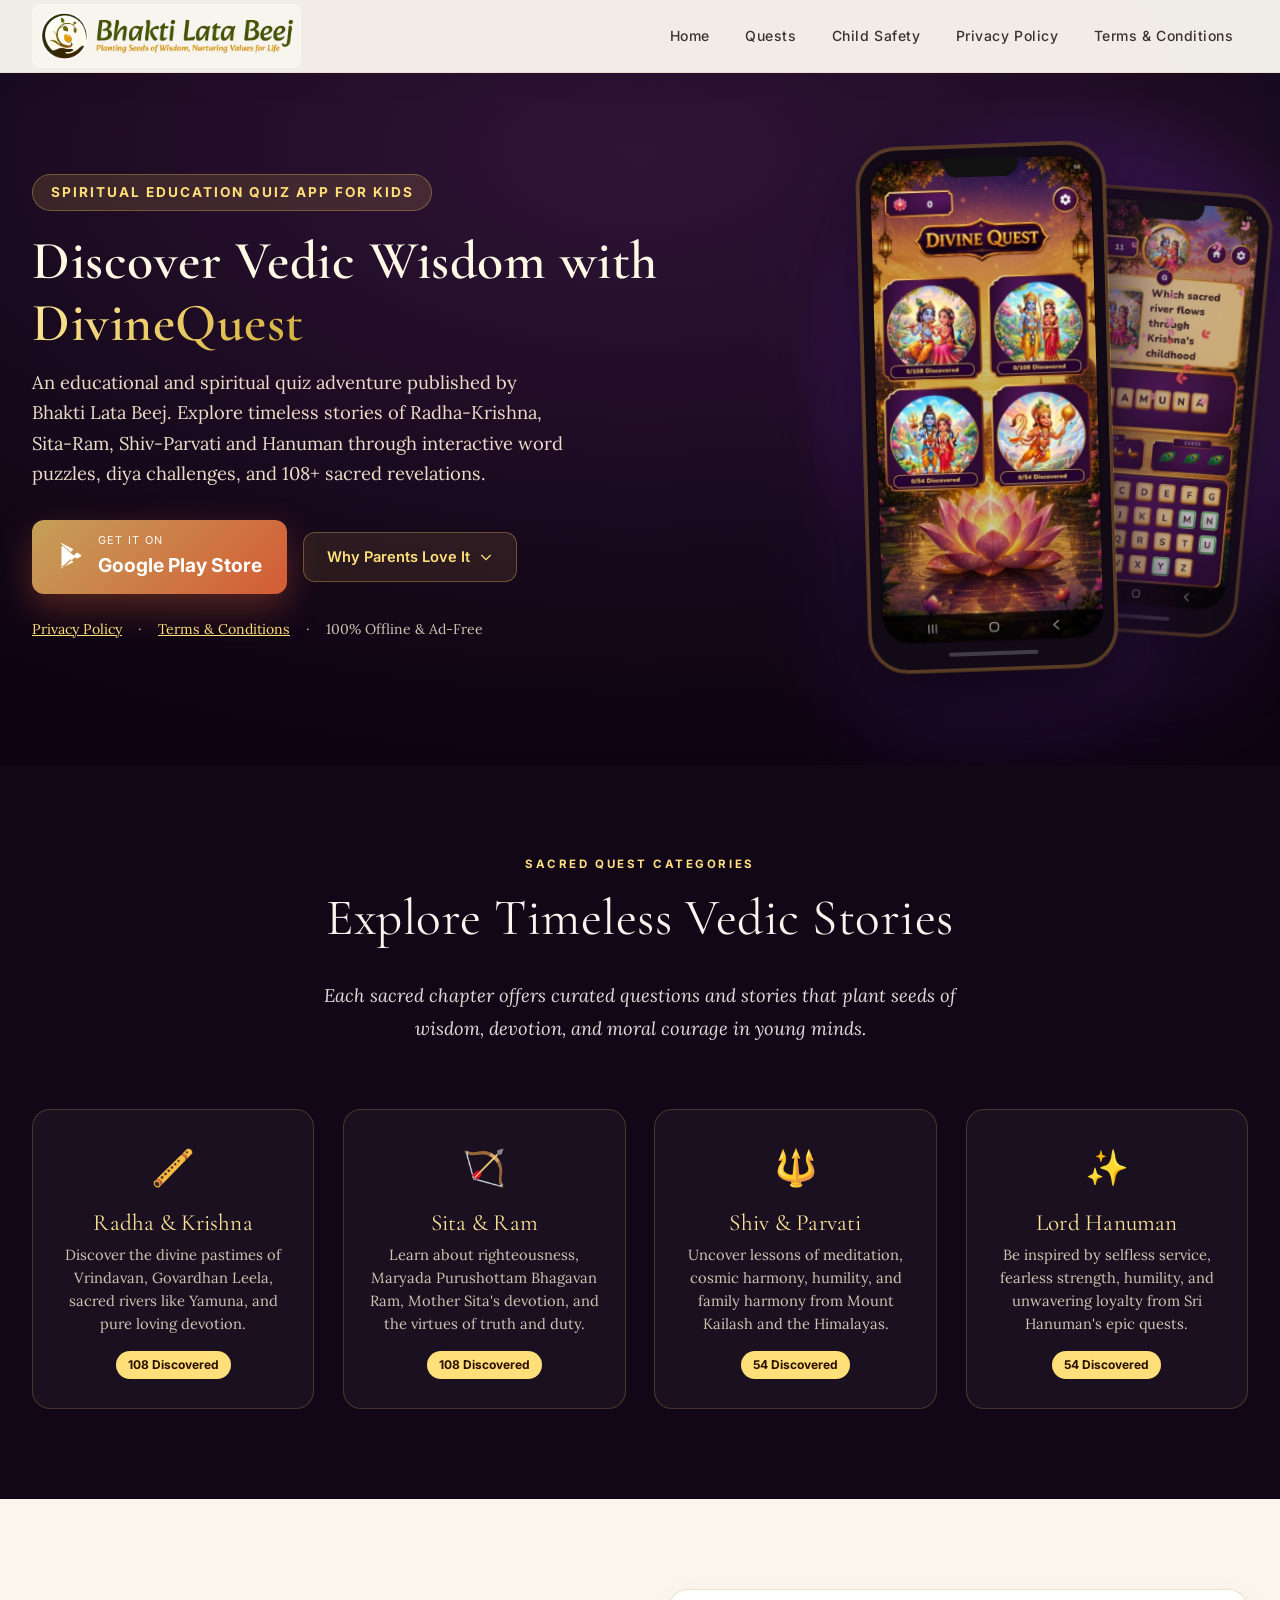
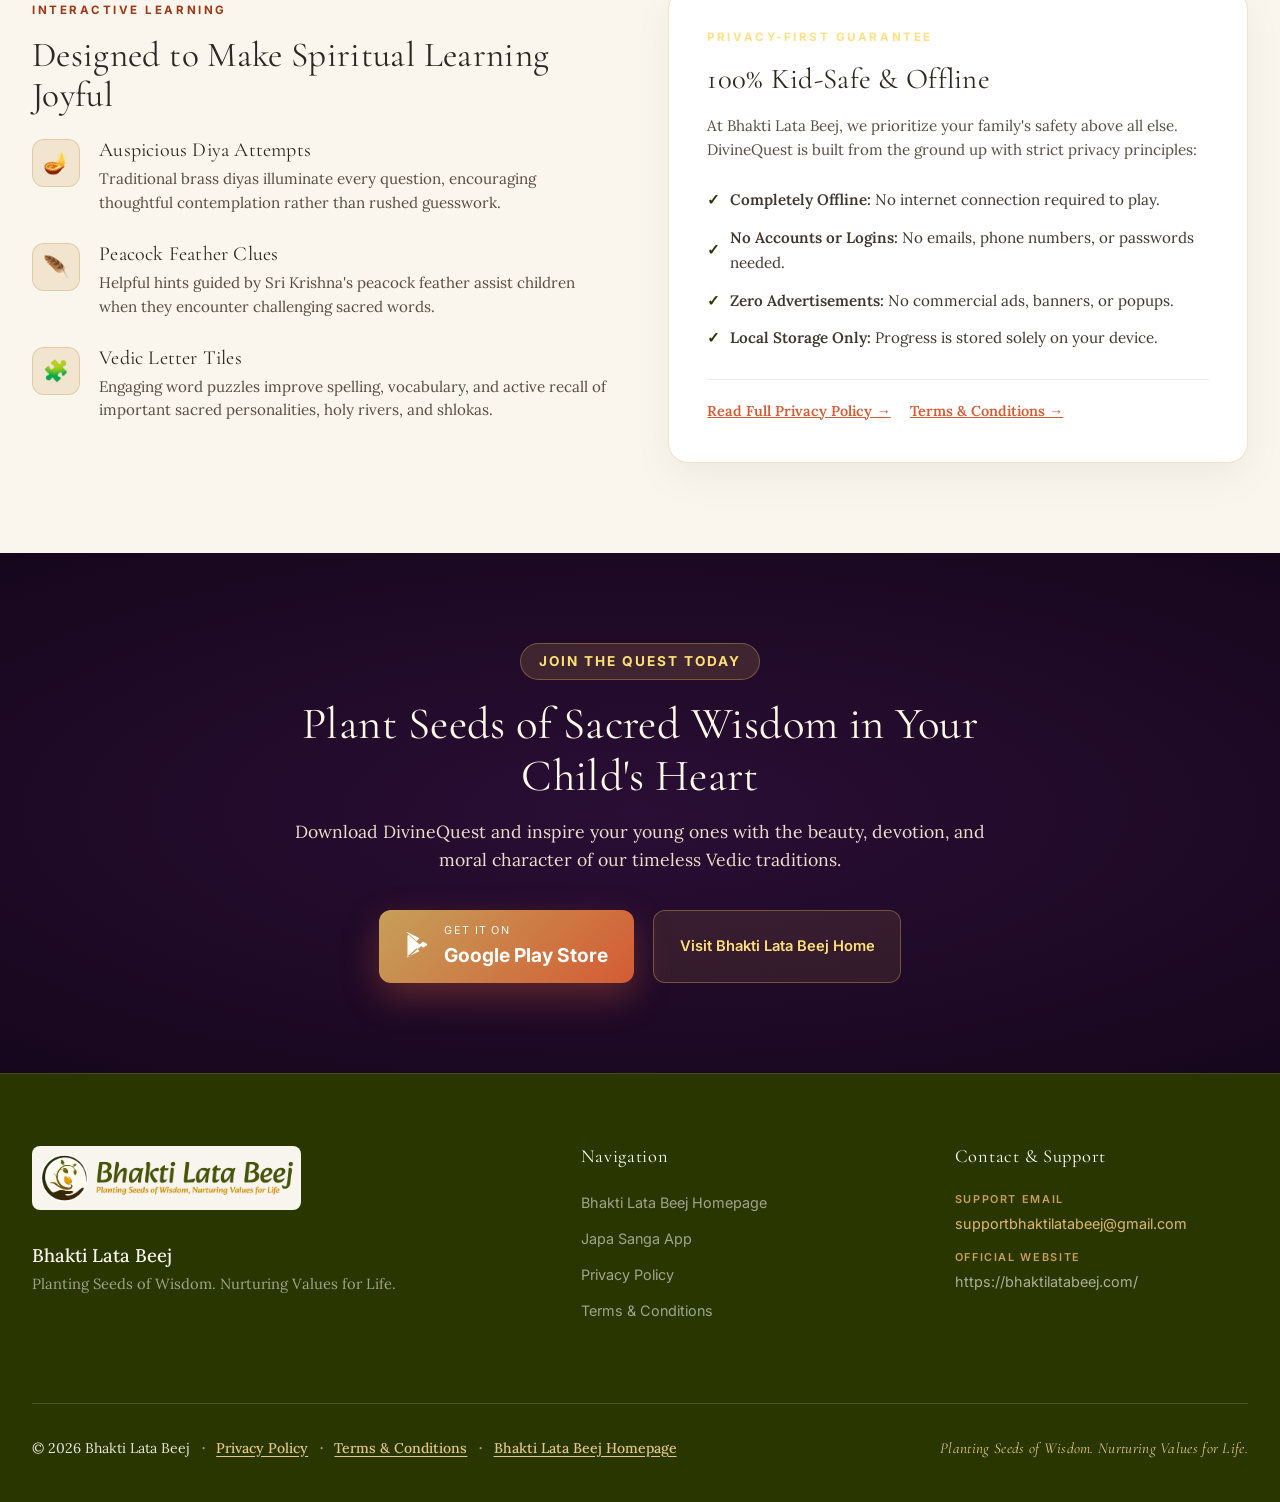
<file: divinequest/index.html>
<!DOCTYPE html>
<html lang="en">
<head>
  <meta charset="UTF-8">
  <meta name="viewport" content="width=device-width, initial-scale=1.0">
  <title>DivineQuest – Spiritual Education Quiz App for Kids | Bhakti Lata Beej</title>
  <meta name="description" content="DivineQuest is an educational and spiritual quiz application published by Bhakti Lata Beej. Explore Vedic stories of Radha-Krishna, Sita-Ram, Shiv-Parvati and Hanuman through interactive quizzes designed for kids and families.">
  <link rel="canonical" href="https://bhaktilatabeej.com/divinequest/">
  <meta name="robots" content="index, follow">

  <!-- Open Graph / Social Metadata -->
  <meta property="og:type" content="website">
  <meta property="og:site_name" content="Bhakti Lata Beej">
  <meta property="og:title" content="DivineQuest – Spiritual Education Quiz App for Kids | Bhakti Lata Beej">
  <meta property="og:description" content="Interactive spiritual quiz app for children and families. Explore Vedic wisdom, stories, and sacred traditions with 100% offline, kid-safe gameplay.">
  <meta property="og:url" content="https://bhaktilatabeej.com/divinequest/">
  <meta property="og:image" content="https://bhaktilatabeej.com/assets/divine_quest_app.jpg">

  <link rel="icon" type="image/png" href="/assets/frame_220.png">
  
  <!-- Fonts -->
  <link rel="preconnect" href="https://fonts.googleapis.com">
  <link rel="preconnect" href="https://fonts.gstatic.com" crossorigin>
  <link href="https://fonts.googleapis.com/css2?family=Cormorant+Garamond:ital,wght@0,400;0,500;0,600;0,700;1,400;1,600&family=Inter:wght@300;400;500;600;700&family=Lora:ital,wght@0,400;0,500;1,400&display=swap" rel="stylesheet">
  <link rel="stylesheet" href="/index.css?v=48">

  <style>
    /* Dedicated DivineQuest Landing Page Styles */
    .dq-hero {
      position: relative;
      padding: 130px 0 80px;
      background: radial-gradient(ellipse 90% 80% at 50% 20%, #301438 0%, #17091c 65%, #0d0411 100%);
      color: #fff;
      overflow: hidden;
      min-height: 85vh;
      display: flex;
      align-items: center;
    }

    .dq-hero-glow {
      position: absolute;
      width: 600px;
      height: 600px;
      border-radius: 50%;
      background: radial-gradient(circle, rgba(235, 185, 85, 0.18) 0%, rgba(147, 51, 234, 0.15) 50%, transparent 70%);
      top: 50%;
      right: 15%;
      transform: translate(50%, -50%);
      z-index: 0;
      pointer-events: none;
    }

    .dq-hero-grid {
      display: grid;
      grid-template-columns: 1.1fr 0.9fr;
      gap: 3.5rem;
      align-items: center;
      position: relative;
      z-index: 1;
    }

    .dq-eyebrow {
      display: inline-flex;
      align-items: center;
      gap: 8px;
      font-family: var(--font-ui, sans-serif);
      font-size: 0.85rem;
      font-weight: 700;
      text-transform: uppercase;
      letter-spacing: 2px;
      color: #FFDF79;
      background: rgba(235, 185, 85, 0.15);
      border: 1px solid rgba(235, 185, 85, 0.35);
      padding: 0.4rem 1.1rem;
      border-radius: 50px;
      margin-bottom: 1.2rem;
    }

    .dq-title {
      font-family: var(--font-display, serif);
      font-size: clamp(2.4rem, 4.2vw, 3.8rem);
      line-height: 1.15;
      color: #FFF9E6;
      margin-bottom: 0.8rem;
      font-weight: 600;
    }

    .dq-title span {
      background: linear-gradient(135deg, #FFE899 0%, #D4AF37 100%);
      -webkit-background-clip: text;
      -webkit-text-fill-color: transparent;
    }

    .dq-subtitle {
      font-family: var(--font-body, serif);
      font-size: 1.15rem;
      line-height: 1.65;
      color: #EBDDC8;
      margin-bottom: 2rem;
      max-width: 540px;
    }

    .dq-dual-showcase {
      display: flex;
      justify-content: center;
      align-items: center;
      position: relative;
    }

    .dq-phone-card {
      width: 250px;
      background: #120a17;
      border-radius: 40px;
      padding: 10px;
      border: 3px solid #5a3c26;
      box-shadow:
        0 0 0 1px rgba(255, 215, 0, 0.2),
        0 30px 70px rgba(0, 0, 0, 0.7),
        0 50px 100px rgba(88, 28, 135, 0.45);
      position: relative;
      transition: transform 0.5s ease;
    }

    .dq-phone-card.phone-secondary {
      position: absolute;
      left: calc(50% + 50px);
      top: 25px;
      width: 230px;
      transform: rotateY(-14deg) rotateX(6deg) rotateZ(4deg) scale(0.92);
      opacity: 0.85;
      filter: brightness(0.92);
      z-index: 1;
    }

    .dq-phone-card.phone-primary {
      position: relative;
      z-index: 2;
      transform: rotateY(-6deg) rotateX(4deg) rotateZ(-2deg);
    }

    .dq-dual-showcase:hover .phone-secondary {
      transform: rotateY(-8deg) rotateX(2deg) rotateZ(2deg) scale(0.96) translateX(25px);
      opacity: 1;
      filter: brightness(1);
    }

    .dq-screen {
      width: 100%;
      border-radius: 30px;
      overflow: hidden;
      aspect-ratio: 9 / 19.5;
      background: #17091c;
      border: 1px solid rgba(0,0,0,0.4);
    }

    .dq-screen img {
      width: 100%;
      height: 100%;
      object-fit: cover;
      display: block;
    }

    /* Categories Grid */
    .dq-section {
      padding: 90px 0;
      position: relative;
    }

    .dq-section.bg-dark {
      background: #120716;
      color: #fff;
    }

    .dq-section.bg-light {
      background: #FAF6EE;
      color: #2D2721;
    }

    .dq-card-grid {
      display: grid;
      grid-template-columns: repeat(auto-fit, minmax(250px, 1fr));
      gap: 1.8rem;
      margin-top: 3rem;
    }

    .dq-quest-card {
      background: rgba(255, 255, 255, 0.04);
      border: 1px solid rgba(235, 185, 85, 0.22);
      border-radius: 18px;
      padding: 1.8rem 1.5rem;
      text-align: center;
      transition: transform 0.3s ease, border-color 0.3s ease;
    }

    .dq-quest-card:hover {
      transform: translateY(-6px);
      border-color: rgba(235, 185, 85, 0.55);
      background: rgba(255, 255, 255, 0.06);
    }

    .dq-quest-icon {
      font-size: 2.2rem;
      margin-bottom: 0.8rem;
      display: inline-block;
    }

    .dq-quest-title {
      font-family: var(--font-display, serif);
      font-size: 1.45rem;
      color: #FFE699;
      margin-bottom: 0.5rem;
    }

    .dq-quest-desc {
      font-size: 0.92rem;
      color: #D2C4B2;
      line-height: 1.55;
    }

    .dq-badge-count {
      display: inline-block;
      font-family: var(--font-ui, sans-serif);
      font-size: 0.75rem;
      font-weight: 700;
      color: #2A1000;
      background: #FFDF79;
      padding: 0.25rem 0.75rem;
      border-radius: 50px;
      margin-top: 1rem;
    }

    /* Feature pillars */
    .feature-pillar {
      display: flex;
      gap: 1.2rem;
      align-items: flex-start;
      margin-bottom: 1.8rem;
    }

    .feature-icon-box {
      width: 48px;
      height: 48px;
      border-radius: 12px;
      background: rgba(197, 155, 75, 0.18);
      border: 1px solid rgba(197, 155, 75, 0.35);
      display: flex;
      align-items: center;
      justify-content: center;
      font-size: 1.3rem;
      flex-shrink: 0;
      color: var(--saffron, #b35900);
    }

    .feature-text h4 {
      font-family: var(--font-display, serif);
      font-size: 1.25rem;
      margin-bottom: 0.3rem;
      color: #2D2721;
    }

    .feature-text p {
      font-size: 0.95rem;
      line-height: 1.55;
      color: #554D43;
    }

    @media (max-width: 900px) {
      .dq-hero-grid {
        grid-template-columns: 1fr;
        text-align: center;
        gap: 2.5rem;
      }
      .dq-subtitle {
        margin: 0 auto 2rem;
      }
      .dq-hero-actions {
        justify-content: center;
      }
      .dq-phone-card.phone-secondary {
        display: none;
      }
      .dq-phone-card.phone-primary {
        transform: none;
        width: 220px;
      }
    }
  </style>
</head>
<body class="legal-standalone-body">

  <!-- ===== HEADER ===== -->
  <header id="site-header" class="scrolled">
    <div class="nav-container">
      <a href="https://bhaktilatabeej.com/" class="logo-area" id="logo-nav" aria-label="Bhakti Lata Beej — Home">
        <img src="/assets/frame_214.png" alt="Bhakti Lata Beej" class="header-logo-icon">
      </a>
      
      <nav aria-label="Primary navigation">
        <ul class="nav-menu" id="nav-menu" role="list">
          <li class="nav-item" role="listitem"><a href="https://bhaktilatabeej.com/">Home</a></li>
          <li class="nav-item" role="listitem"><a href="#categories">Quests</a></li>
          <li class="nav-item" role="listitem"><a href="#safety">Child Safety</a></li>
          <li class="nav-item" role="listitem"><a href="https://bhaktilatabeej.com/divinequest/privacy-policy">Privacy Policy</a></li>
          <li class="nav-item" role="listitem"><a href="https://bhaktilatabeej.com/divinequest/terms">Terms &amp; Conditions</a></li>
        </ul>
      </nav>
    </div>
  </header>

  <!-- ===== HERO SECTION ===== -->
  <section class="dq-hero">
    <div class="dq-hero-glow" aria-hidden="true"></div>
    <div class="container">
      <div class="dq-hero-grid">
        <div class="dq-hero-content">
          <span class="dq-eyebrow">Spiritual Education Quiz App for Kids</span>
          <h1 class="dq-title">Discover Vedic Wisdom with <span>DivineQuest</span></h1>
          <p class="dq-subtitle">
            An educational and spiritual quiz adventure published by Bhakti Lata Beej. Explore timeless stories of Radha-Krishna, Sita-Ram, Shiv-Parvati and Hanuman through interactive word puzzles, diya challenges, and 108+ sacred revelations.
          </p>

          <div class="dq-hero-actions" style="display: flex; gap: 1rem; align-items: center; flex-wrap: wrap;">
            <a href="https://play.google.com/store/apps/developer?id=Bhakti+Lata+Beej" target="_blank" rel="noopener noreferrer" class="btn-playstore-large">
              <svg viewBox="0 0 24 24" width="28" height="28" fill="currentColor"><path d="M3 20.5v-17c0-.55.33-1.02.84-1.22l10.97 9.72L3.84 21.72c-.51-.2-.84-.67-.84-1.22zM16.22 13.5l3.26-1.84c.64-.36.64-1.32 0-1.68l-3.26-1.84-2.73 2.68 2.73 2.68zm-2.88 2.82l-2.48-2.43-8.83 7.82c.23.07.48.07.72-.07l10.59-5.32zm-2.48-8.64l2.48-2.43L2.75 0.07c-.24-.14-.49-.14-.72-.07l8.83 7.82z"/></svg>
              <div class="playstore-text">
                <span class="ps-sub">GET IT ON</span>
                <span class="ps-main">Google Play Store</span>
              </div>
            </a>
            <a href="#safety" class="btn-ghost-dq">
              <span>Why Parents Love It</span>
              <svg viewBox="0 0 24 24" width="16" height="16" fill="none" stroke="currentColor" stroke-width="2"><path d="M19 9l-7 7-7-7"/></svg>
            </a>
          </div>

          <div style="margin-top: 1.5rem; display: flex; gap: 1rem; font-size: 0.88rem; color: #D2C4B2;">
            <a href="https://bhaktilatabeej.com/divinequest/privacy-policy" style="color: #FFDF79; text-decoration: underline;">Privacy Policy</a>
            <span>&middot;</span>
            <a href="https://bhaktilatabeej.com/divinequest/terms" style="color: #FFDF79; text-decoration: underline;">Terms &amp; Conditions</a>
            <span>&middot;</span>
            <span>100% Offline &amp; Ad-Free</span>
          </div>
        </div>

        <!-- Visual Dual Phone Mockup -->
        <div class="dq-dual-showcase">
          <!-- Primary: Character Categories Hub -->
          <div class="dq-phone-card phone-primary" role="img" aria-label="DivineQuest Categories Screen">
            <div class="phone-notch" aria-hidden="true"></div>
            <div class="dq-screen">
              <img src="/assets/divine_quest_app.jpg" alt="DivineQuest Main Hub with Categories: Radha Krishna, Sita Ram, Shiv Parvati, Hanuman">
            </div>
            <div class="phone-home-bar" aria-hidden="true"></div>
          </div>

          <!-- Secondary: Live Quiz Gameplay Screen -->
          <div class="dq-phone-card phone-secondary" role="img" aria-label="DivineQuest Quiz Gameplay Screen" aria-hidden="true">
            <div class="phone-notch" aria-hidden="true"></div>
            <div class="dq-screen">
              <img src="/assets/divine_quest_quiz.jpg" alt="DivineQuest Interactive Quiz Screen with Letter Tiles and Diya Attempts">
            </div>
            <div class="phone-home-bar" aria-hidden="true"></div>
          </div>
        </div>
      </div>
    </div>
  </section>

  <!-- ===== CATEGORIES SECTION ===== -->
  <section id="categories" class="dq-section bg-dark">
    <div class="container">
      <div class="section-header centered">
        <span class="eyebrow eyebrow--gold">Sacred Quest Categories</span>
        <h2 class="section-title section-title--light">Explore Timeless Vedic Stories</h2>
        <p class="section-lead-quote light-text" style="max-width: 680px; margin: 0 auto;">
          Each sacred chapter offers curated questions and stories that plant seeds of wisdom, devotion, and moral courage in young minds.
        </p>
      </div>

      <div class="dq-card-grid">
        <!-- Card 1 -->
        <div class="dq-quest-card">
          <span class="dq-quest-icon">🪈</span>
          <h3 class="dq-quest-title">Radha &amp; Krishna</h3>
          <p class="dq-quest-desc">Discover the divine pastimes of Vrindavan, Govardhan Leela, sacred rivers like Yamuna, and pure loving devotion.</p>
          <span class="dq-badge-count">108 Discovered</span>
        </div>

        <!-- Card 2 -->
        <div class="dq-quest-card">
          <span class="dq-quest-icon">🏹</span>
          <h3 class="dq-quest-title">Sita &amp; Ram</h3>
          <p class="dq-quest-desc">Learn about righteousness, Maryada Purushottam Bhagavan Ram, Mother Sita's devotion, and the virtues of truth and duty.</p>
          <span class="dq-badge-count">108 Discovered</span>
        </div>

        <!-- Card 3 -->
        <div class="dq-quest-card">
          <span class="dq-quest-icon">🔱</span>
          <h3 class="dq-quest-title">Shiv &amp; Parvati</h3>
          <p class="dq-quest-desc">Uncover lessons of meditation, cosmic harmony, humility, and family harmony from Mount Kailash and the Himalayas.</p>
          <span class="dq-badge-count">54 Discovered</span>
        </div>

        <!-- Card 4 -->
        <div class="dq-quest-card">
          <span class="dq-quest-icon">✨</span>
          <h3 class="dq-quest-title">Lord Hanuman</h3>
          <p class="dq-quest-desc">Be inspired by selfless service, fearless strength, humility, and unwavering loyalty from Sri Hanuman's epic quests.</p>
          <span class="dq-badge-count">54 Discovered</span>
        </div>
      </div>
    </div>
  </section>

  <!-- ===== HOW CHILDREN LEARN & SAFETY ===== -->
  <section id="safety" class="dq-section bg-light">
    <div class="container">
      <div style="display: grid; grid-template-columns: repeat(auto-fit, minmax(320px, 1fr)); gap: 3.5rem; align-items: center;">
        
        <!-- Pillar 1: Engaging Mechanics -->
        <div>
          <span class="eyebrow">Interactive Learning</span>
          <h2 style="font-family: var(--font-display, serif); font-size: 2.2rem; color: #2D2721; margin: 0.5rem 0 1.5rem;">
            Designed to Make Spiritual Learning Joyful
          </h2>

          <div class="feature-pillar">
            <div class="feature-icon-box">🪔</div>
            <div class="feature-text">
              <h4>Auspicious Diya Attempts</h4>
              <p>Traditional brass diyas illuminate every question, encouraging thoughtful contemplation rather than rushed guesswork.</p>
            </div>
          </div>

          <div class="feature-pillar">
            <div class="feature-icon-box">🪶</div>
            <div class="feature-text">
              <h4>Peacock Feather Clues</h4>
              <p>Helpful hints guided by Sri Krishna's peacock feather assist children when they encounter challenging sacred words.</p>
            </div>
          </div>

          <div class="feature-pillar">
            <div class="feature-icon-box">🧩</div>
            <div class="feature-text">
              <h4>Vedic Letter Tiles</h4>
              <p>Engaging word puzzles improve spelling, vocabulary, and active recall of important sacred personalities, holy rivers, and shlokas.</p>
            </div>
          </div>
        </div>

        <!-- Pillar 2: Safety & Privacy -->
        <div style="background: #FFF; padding: 2.4rem; border-radius: 20px; border: 1px solid rgba(197, 155, 75, 0.28); box-shadow: 0 15px 40px rgba(0,0,0,0.05);">
          <span class="eyebrow eyebrow--gold">Privacy-First Guarantee</span>
          <h3 style="font-family: var(--font-display, serif); font-size: 1.8rem; color: #2D2721; margin: 0.5rem 0 1.2rem;">
            100% Kid-Safe &amp; Offline
          </h3>
          <p style="font-size: 0.95rem; line-height: 1.6; color: #554D43; margin-bottom: 1.5rem;">
            At Bhakti Lata Beej, we prioritize your family's safety above all else. DivineQuest is built from the ground up with strict privacy principles:
          </p>

          <ul style="list-style: none; padding: 0; display: flex; flex-direction: column; gap: 0.8rem; font-size: 0.95rem; color: #3C362F;">
            <li style="display: flex; gap: 10px; align-items: center;">
              <span style="color: #2a3600; font-weight: bold;">✓</span>
              <span><strong>Completely Offline:</strong> No internet connection required to play.</span>
            </li>
            <li style="display: flex; gap: 10px; align-items: center;">
              <span style="color: #2a3600; font-weight: bold;">✓</span>
              <span><strong>No Accounts or Logins:</strong> No emails, phone numbers, or passwords needed.</span>
            </li>
            <li style="display: flex; gap: 10px; align-items: center;">
              <span style="color: #2a3600; font-weight: bold;">✓</span>
              <span><strong>Zero Advertisements:</strong> No commercial ads, banners, or popups.</span>
            </li>
            <li style="display: flex; gap: 10px; align-items: center;">
              <span style="color: #2a3600; font-weight: bold;">✓</span>
              <span><strong>Local Storage Only:</strong> Progress is stored solely on your device.</span>
            </li>
          </ul>

          <div style="margin-top: 1.8rem; padding-top: 1.2rem; border-top: 1px solid rgba(0,0,0,0.08); display: flex; gap: 1.2rem; font-size: 0.9rem;">
            <a href="https://bhaktilatabeej.com/divinequest/privacy-policy" style="color: var(--saffron, #b35900); font-weight: 600; text-decoration: underline;">Read Full Privacy Policy &rarr;</a>
            <a href="https://bhaktilatabeej.com/divinequest/terms" style="color: var(--saffron, #b35900); font-weight: 600; text-decoration: underline;">Terms &amp; Conditions &rarr;</a>
          </div>
        </div>

      </div>
    </div>
  </section>

  <!-- ===== CTA / DOWNLOAD ===== -->
  <section class="dq-section" style="background: radial-gradient(ellipse 80% 70% at 50% 50%, #2A0E35 0%, #15061b 100%); color: #fff; text-align: center;">
    <div class="container" style="max-width: 760px;">
      <span class="dq-eyebrow">Join the Quest Today</span>
      <h2 style="font-family: var(--font-display, serif); font-size: clamp(2rem, 3.5vw, 2.8rem); color: #FFF9E6; margin-bottom: 1rem;">
        Plant Seeds of Sacred Wisdom in Your Child's Heart
      </h2>
      <p style="font-size: 1.1rem; color: #EBDDC8; margin-bottom: 2.2rem; line-height: 1.6;">
        Download DivineQuest and inspire your young ones with the beauty, devotion, and moral character of our timeless Vedic traditions.
      </p>

      <div style="display: flex; justify-content: center; gap: 1.2rem; flex-wrap: wrap;">
        <a href="https://play.google.com/store/apps/developer?id=Bhakti+Lata+Beej" target="_blank" rel="noopener noreferrer" class="btn-playstore-large">
          <svg viewBox="0 0 24 24" width="28" height="28" fill="currentColor"><path d="M3 20.5v-17c0-.55.33-1.02.84-1.22l10.97 9.72L3.84 21.72c-.51-.2-.84-.67-.84-1.22zM16.22 13.5l3.26-1.84c.64-.36.64-1.32 0-1.68l-3.26-1.84-2.73 2.68 2.73 2.68zm-2.88 2.82l-2.48-2.43-8.83 7.82c.23.07.48.07.72-.07l10.59-5.32zm-2.48-8.64l2.48-2.43L2.75 0.07c-.24-.14-.49-.14-.72-.07l8.83 7.82z"/></svg>
          <div class="playstore-text">
            <span class="ps-sub">GET IT ON</span>
            <span class="ps-main">Google Play Store</span>
          </div>
        </a>
        <a href="https://bhaktilatabeej.com/" class="btn-ghost-dq" style="padding: 0.85rem 1.6rem;">
          <span>Visit Bhakti Lata Beej Home</span>
        </a>
      </div>
    </div>
  </section>

  <!-- ===== FOOTER ===== -->
  <footer role="contentinfo">
    <div class="container">
      <div class="footer-grid">
        <div class="footer-brand">
          <div class="footer-brand-banner">
            <a href="https://bhaktilatabeej.com/">
              <img src="/assets/frame_214.png" alt="Bhakti Lata Beej Logo" class="footer-logo-icon">
            </a>
          </div>
          <p class="footer-mission" style="font-size: 1.15rem; font-weight: 500; color: var(--cream, #f5ebd9); margin-top: 0.8rem;">
            Bhakti Lata Beej
          </p>
          <p class="footer-mission">
            Planting Seeds of Wisdom. Nurturing Values for Life.
          </p>
        </div>

        <div class="footer-col">
          <h4>Navigation</h4>
          <ul>
            <li><a href="https://bhaktilatabeej.com/">Bhakti Lata Beej Homepage</a></li>
            <li><a href="https://bhaktilatabeej.com/#japa-sanga">Japa Sanga App</a></li>
            <li><a href="https://bhaktilatabeej.com/divinequest/privacy-policy">Privacy Policy</a></li>
            <li><a href="https://bhaktilatabeej.com/divinequest/terms">Terms &amp; Conditions</a></li>
          </ul>
        </div>

        <div class="footer-col">
          <h4>Contact &amp; Support</h4>
          <div class="footer-contact-list">
            <div class="footer-contact-item">
              <span class="label">Support Email</span>
              <a href="mailto:supportbhaktilatabeej@gmail.com" class="footer-support-email" style="color: var(--gold-light, #ffd978);">supportbhaktilatabeej@gmail.com</a>
            </div>
            <div class="footer-contact-item">
              <span class="label">Official Website</span>
              <a href="https://bhaktilatabeej.com/">https://bhaktilatabeej.com/</a>
            </div>
          </div>
        </div>
      </div>

      <div class="footer-bottom">
        <p class="footer-legal-links">
          <span>&copy; 2026 Bhakti Lata Beej</span>
          <span class="legal-sep">&middot;</span>
          <a href="https://bhaktilatabeej.com/divinequest/privacy-policy" class="legal-link">Privacy Policy</a>
          <span class="legal-sep">&middot;</span>
          <a href="https://bhaktilatabeej.com/divinequest/terms" class="legal-link">Terms &amp; Conditions</a>
          <span class="legal-sep">&middot;</span>
          <a href="https://bhaktilatabeej.com/" class="legal-link">Bhakti Lata Beej Homepage</a>
        </p>
        <p class="footer-tagline">Planting Seeds of Wisdom. Nurturing Values for Life.</p>
      </div>
    </div>
  </footer>

</body>
</html>
</file>
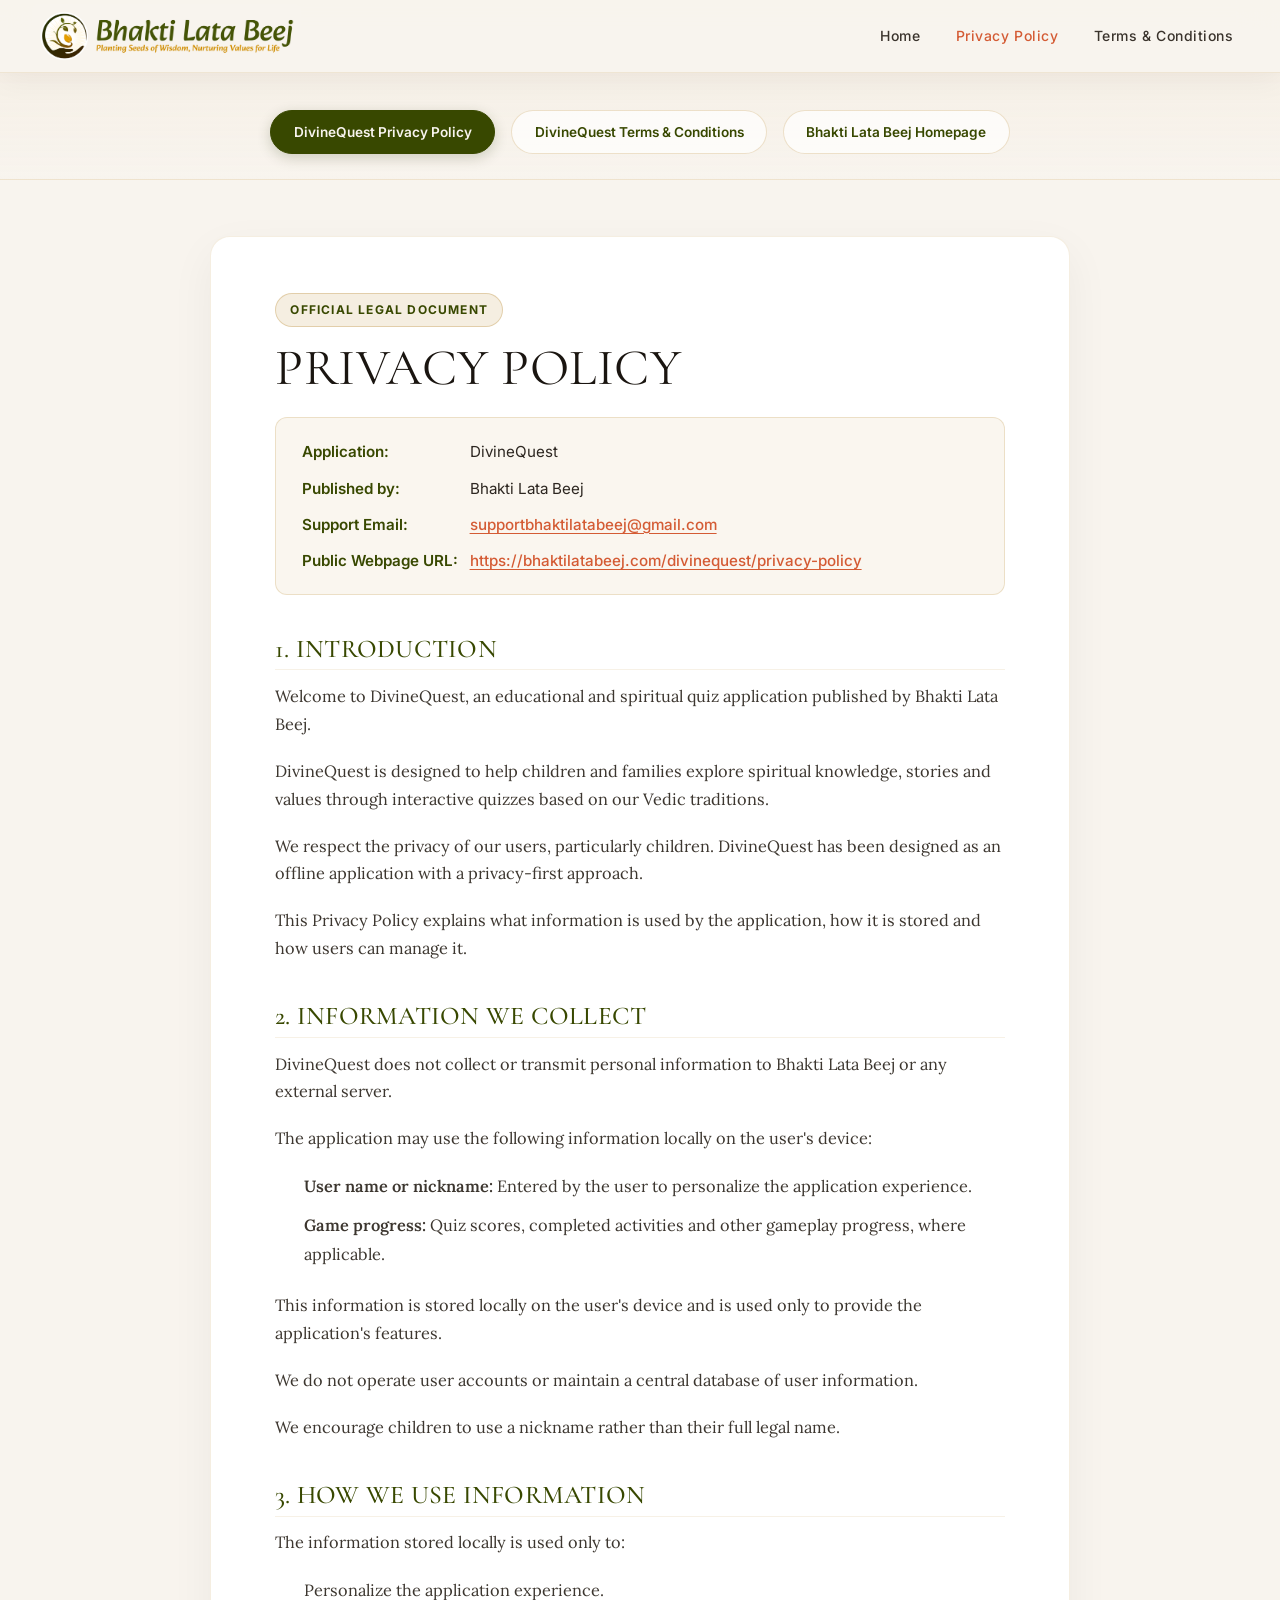
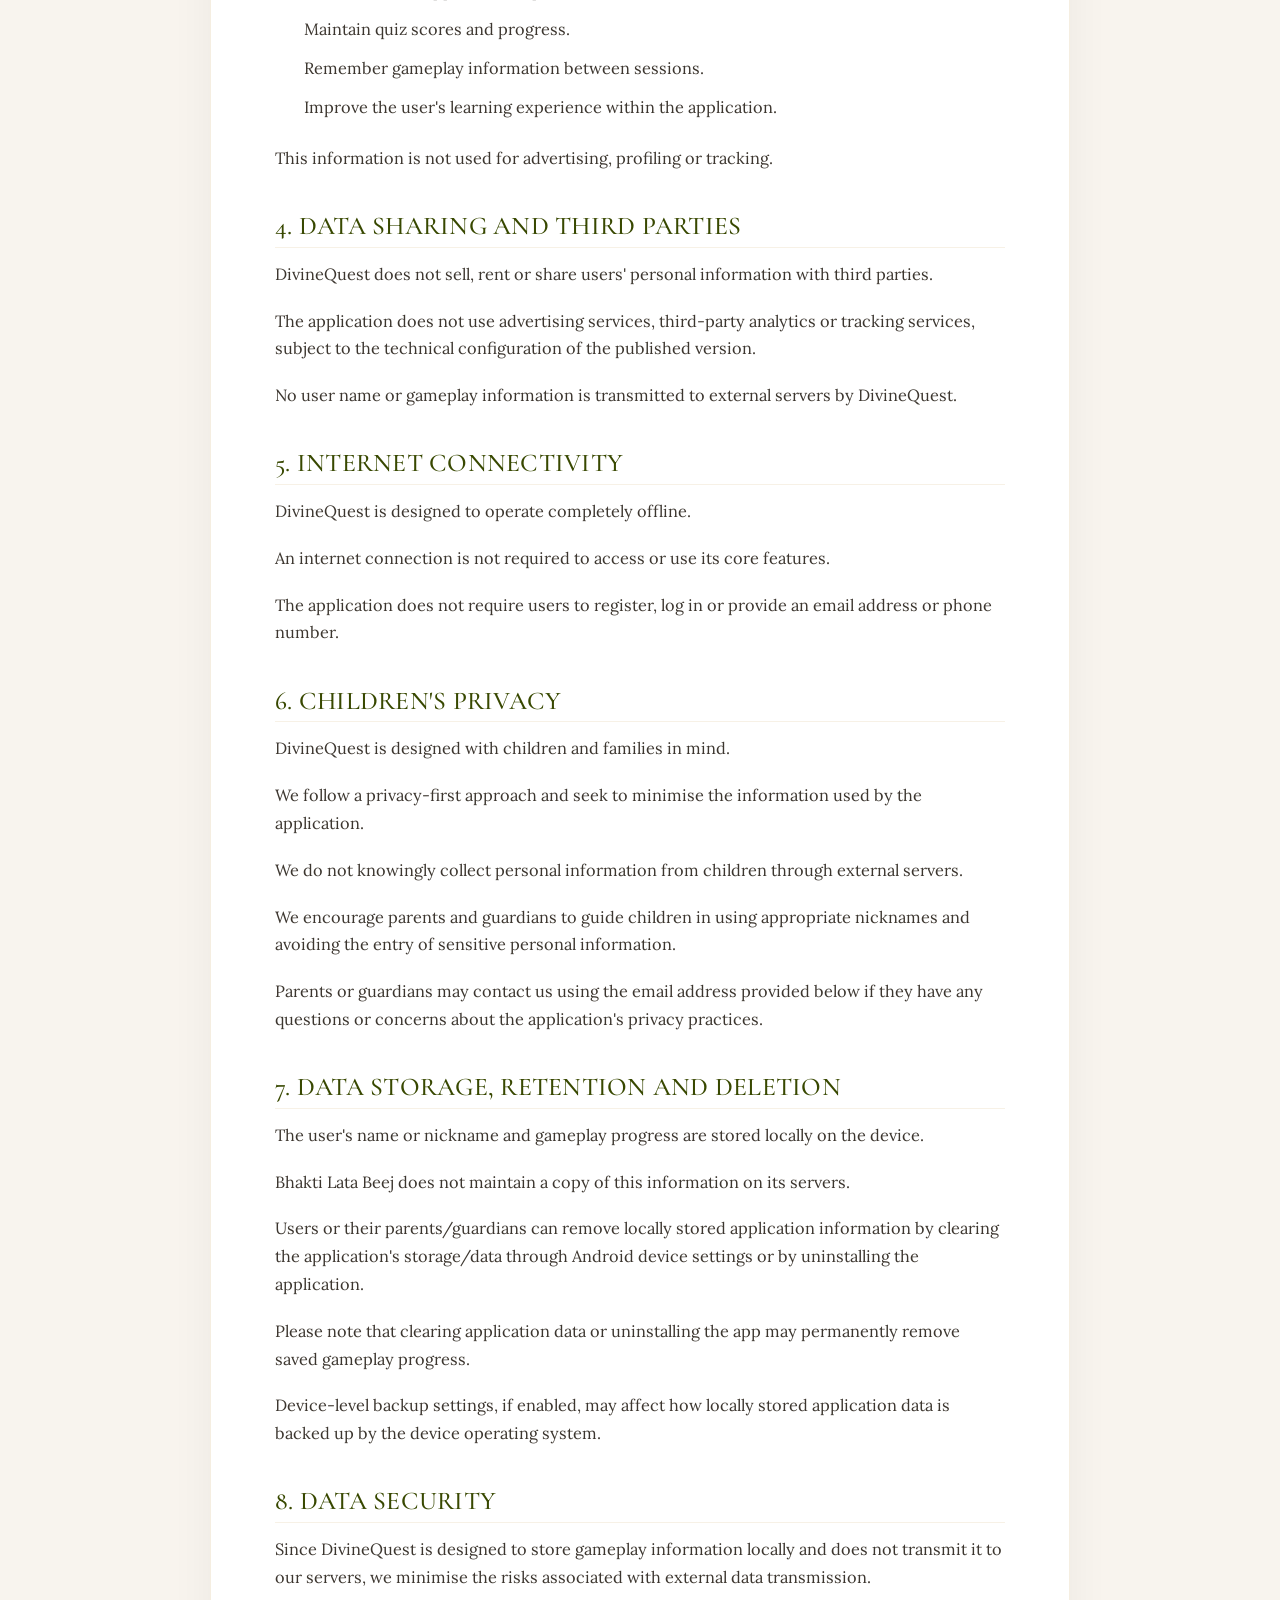
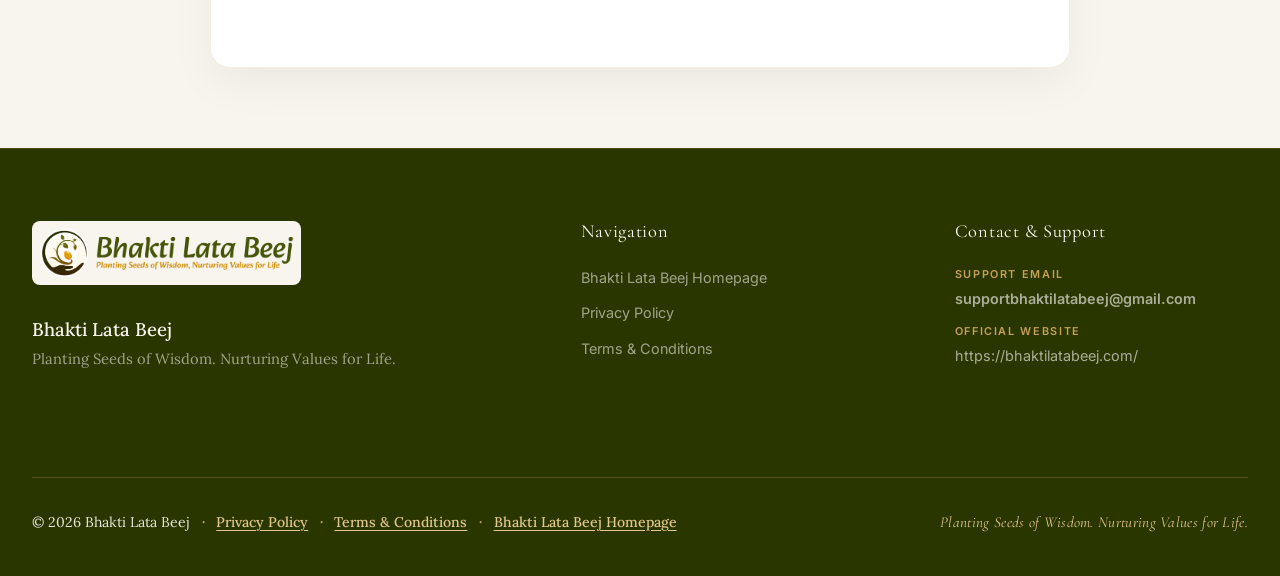
<file: divinequest/privacy-policy/index.html>
<!DOCTYPE html>
<html lang="en">
<head>
  <meta charset="UTF-8">
  <meta name="viewport" content="width=device-width, initial-scale=1.0">
  <title>DivineQuest Privacy Policy | Bhakti Lata Beej</title>
  <meta name="description" content="Read the official DivineQuest Privacy Policy to understand how user information, children's privacy and locally stored gameplay data are handled.">
  <link rel="canonical" href="https://bhaktilatabeej.com/divinequest/privacy-policy">
  <meta name="robots" content="index, follow">

  <!-- Open Graph / Social Metadata -->
  <meta property="og:type" content="article">
  <meta property="og:site_name" content="Bhakti Lata Beej">
  <meta property="og:title" content="DivineQuest Privacy Policy | Bhakti Lata Beej">
  <meta property="og:description" content="Read the official DivineQuest Privacy Policy to understand how user information, children's privacy and locally stored gameplay data are handled.">
  <meta property="og:url" content="https://bhaktilatabeej.com/divinequest/privacy-policy">
  <meta property="og:image" content="https://bhaktilatabeej.com/assets/frame_214.png">

  <link rel="icon" type="image/png" href="/assets/frame_220.png">
  
  <link rel="preconnect" href="https://fonts.googleapis.com">
  <link rel="preconnect" href="https://fonts.gstatic.com" crossorigin>
  <link href="https://fonts.googleapis.com/css2?family=Cormorant+Garamond:ital,wght@0,400;0,500;0,600;0,700;1,400;1,600&family=Inter:wght@300;400;500;600;700&family=Lora:ital,wght@0,400;0,500;1,400&display=swap" rel="stylesheet">
  <link rel="stylesheet" href="/index.css?v=46">

  <style>
    .legal-meta-card {
      background: rgba(240, 228, 208, 0.35);
      border: 1px solid rgba(197, 160, 89, 0.28);
      border-radius: 12px;
      padding: 1.25rem 1.6rem;
      margin: 1.2rem 0 2.2rem;
      display: flex;
      flex-direction: column;
      gap: 0.55rem;
      font-family: var(--font-ui, sans-serif);
      font-size: 0.95rem;
      color: #3C362F;
    }
    .legal-meta-row {
      display: flex;
      flex-wrap: wrap;
      align-items: baseline;
      gap: 0.5rem;
    }
    .legal-meta-label {
      font-weight: 600;
      color: var(--forest-mid, #2a3600);
      min-width: 160px;
    }
    .legal-meta-value {
      color: #2D2721;
    }
    .legal-meta-card a {
      color: var(--saffron, #b35900);
      text-decoration: underline;
      text-underline-offset: 3px;
      word-break: break-all;
    }
    .legal-badge-pill {
      display: inline-block;
      font-family: var(--font-ui, sans-serif);
      font-size: 0.75rem;
      font-weight: 700;
      text-transform: uppercase;
      letter-spacing: 1.2px;
      color: var(--forest-mid, #2a3600);
      background: rgba(197, 160, 89, 0.18);
      border: 1px solid rgba(197, 160, 89, 0.4);
      padding: 0.35rem 0.9rem;
      border-radius: 50px;
      margin-bottom: 0.75rem;
    }
    .footer-support-email {
      font-weight: 600;
      color: var(--saffron, #b35900);
    }
  </style>
</head>
<body class="legal-standalone-body">

  <!-- ===== HEADER ===== -->
  <header id="site-header" class="scrolled">
    <div class="nav-container">
      <a href="https://bhaktilatabeej.com/" class="logo-area" id="logo-nav" aria-label="Bhakti Lata Beej — Home">
        <img src="/assets/frame_214.png" alt="Bhakti Lata Beej" class="header-logo-icon">
      </a>
      
      <nav aria-label="Primary navigation">
        <ul class="nav-menu" id="nav-menu" role="list">
          <li class="nav-item" role="listitem"><a href="https://bhaktilatabeej.com/">Home</a></li>
          <li class="nav-item" role="listitem"><a href="https://bhaktilatabeej.com/divinequest/privacy-policy" class="active" style="color: var(--saffron, #b35900);">Privacy Policy</a></li>
          <li class="nav-item" role="listitem"><a href="https://bhaktilatabeej.com/divinequest/terms">Terms &amp; Conditions</a></li>
        </ul>
      </nav>
    </div>
  </header>

  <!-- ===== LEGAL HERO BANNER ===== -->
  <section class="legal-hero-section">
    <div class="container">
      <div class="legal-nav-tabs">
        <a href="https://bhaktilatabeej.com/divinequest/privacy-policy" class="legal-tab-link active">DivineQuest Privacy Policy</a>
        <a href="https://bhaktilatabeej.com/divinequest/terms" class="legal-tab-link">DivineQuest Terms &amp; Conditions</a>
        <a href="https://bhaktilatabeej.com/" class="legal-tab-link">Bhakti Lata Beej Homepage</a>
      </div>
    </div>
  </section>

  <!-- ===== MAIN LEGAL CONTENT ===== -->
  <main class="legal-main-content">
    <div class="container">
      <article class="legal-document-card">
        <span class="legal-badge-pill">Official Legal Document</span>
        <h1 class="page-title">PRIVACY POLICY</h1>

        <div class="legal-meta-card">
          <div class="legal-meta-row">
            <span class="legal-meta-label">Application:</span>
            <span class="legal-meta-value">DivineQuest</span>
          </div>
          <div class="legal-meta-row">
            <span class="legal-meta-label">Published by:</span>
            <span class="legal-meta-value">Bhakti Lata Beej</span>
          </div>
          <div class="legal-meta-row">
            <span class="legal-meta-label">Support Email:</span>
            <span class="legal-meta-value"><a href="mailto:supportbhaktilatabeej@gmail.com">supportbhaktilatabeej@gmail.com</a></span>
          </div>
          <div class="legal-meta-row">
            <span class="legal-meta-label">Public Webpage URL:</span>
            <span class="legal-meta-value"><a href="https://bhaktilatabeej.com/divinequest/privacy-policy">https://bhaktilatabeej.com/divinequest/privacy-policy</a></span>
          </div>
        </div>

        <h2>1. INTRODUCTION</h2>
        <p>Welcome to DivineQuest, an educational and spiritual quiz application published by Bhakti Lata Beej.</p>
        <p>DivineQuest is designed to help children and families explore spiritual knowledge, stories and values through interactive quizzes based on our Vedic traditions.</p>
        <p>We respect the privacy of our users, particularly children. DivineQuest has been designed as an offline application with a privacy-first approach.</p>
        <p>This Privacy Policy explains what information is used by the application, how it is stored and how users can manage it.</p>

        <h2>2. INFORMATION WE COLLECT</h2>
        <p>DivineQuest does not collect or transmit personal information to Bhakti Lata Beej or any external server.</p>
        <p>The application may use the following information locally on the user's device:</p>
        <ul>
          <li><strong>User name or nickname:</strong> Entered by the user to personalize the application experience.</li>
          <li><strong>Game progress:</strong> Quiz scores, completed activities and other gameplay progress, where applicable.</li>
        </ul>
        <p>This information is stored locally on the user's device and is used only to provide the application's features.</p>
        <p>We do not operate user accounts or maintain a central database of user information.</p>
        <p>We encourage children to use a nickname rather than their full legal name.</p>

        <h2>3. HOW WE USE INFORMATION</h2>
        <p>The information stored locally is used only to:</p>
        <ul>
          <li>Personalize the application experience.</li>
          <li>Maintain quiz scores and progress.</li>
          <li>Remember gameplay information between sessions.</li>
          <li>Improve the user's learning experience within the application.</li>
        </ul>
        <p>This information is not used for advertising, profiling or tracking.</p>

        <h2>4. DATA SHARING AND THIRD PARTIES</h2>
        <p>DivineQuest does not sell, rent or share users' personal information with third parties.</p>
        <p>The application does not use advertising services, third-party analytics or tracking services, subject to the technical configuration of the published version.</p>
        <p>No user name or gameplay information is transmitted to external servers by DivineQuest.</p>

        <h2>5. INTERNET CONNECTIVITY</h2>
        <p>DivineQuest is designed to operate completely offline.</p>
        <p>An internet connection is not required to access or use its core features.</p>
        <p>The application does not require users to register, log in or provide an email address or phone number.</p>

        <h2>6. CHILDREN'S PRIVACY</h2>
        <p>DivineQuest is designed with children and families in mind.</p>
        <p>We follow a privacy-first approach and seek to minimise the information used by the application.</p>
        <p>We do not knowingly collect personal information from children through external servers.</p>
        <p>We encourage parents and guardians to guide children in using appropriate nicknames and avoiding the entry of sensitive personal information.</p>
        <p>Parents or guardians may contact us using the email address provided below if they have any questions or concerns about the application's privacy practices.</p>

        <h2>7. DATA STORAGE, RETENTION AND DELETION</h2>
        <p>The user's name or nickname and gameplay progress are stored locally on the device.</p>
        <p>Bhakti Lata Beej does not maintain a copy of this information on its servers.</p>
        <p>Users or their parents/guardians can remove locally stored application information by clearing the application's storage/data through Android device settings or by uninstalling the application.</p>
        <p>Please note that clearing application data or uninstalling the app may permanently remove saved gameplay progress.</p>
        <p>Device-level backup settings, if enabled, may affect how locally stored application data is backed up by the device operating system.</p>

        <h2>8. DATA SECURITY</h2>
        <p>Since DivineQuest is designed to store gameplay information locally and does not transmit it to our servers, we minimise the risks associated with external data transmission.</p>
      </article>
    </div>
  </main>

  <!-- ===== FOOTER ===== -->
  <footer role="contentinfo">
    <div class="container">
      <div class="footer-grid">
        <div class="footer-brand">
          <div class="footer-brand-banner">
            <a href="https://bhaktilatabeej.com/">
              <img src="/assets/frame_214.png" alt="Bhakti Lata Beej Logo" class="footer-logo-icon">
            </a>
          </div>
          <p class="footer-mission" style="font-size: 1.15rem; font-weight: 500; color: var(--cream, #f5ebd9); margin-top: 0.8rem;">
            Bhakti Lata Beej
          </p>
          <p class="footer-mission">
            Planting Seeds of Wisdom. Nurturing Values for Life.
          </p>
        </div>

        <div class="footer-col">
          <h4>Navigation</h4>
          <ul>
            <li><a href="https://bhaktilatabeej.com/">Bhakti Lata Beej Homepage</a></li>
            <li><a href="https://bhaktilatabeej.com/divinequest/privacy-policy">Privacy Policy</a></li>
            <li><a href="https://bhaktilatabeej.com/divinequest/terms">Terms &amp; Conditions</a></li>
          </ul>
        </div>

        <div class="footer-col">
          <h4>Contact &amp; Support</h4>
          <div class="footer-contact-list">
            <div class="footer-contact-item">
              <span class="label">Support Email</span>
              <a href="mailto:supportbhaktilatabeej@gmail.com" class="footer-support-email">supportbhaktilatabeej@gmail.com</a>
            </div>
            <div class="footer-contact-item">
              <span class="label">Official Website</span>
              <a href="https://bhaktilatabeej.com/">https://bhaktilatabeej.com/</a>
            </div>
          </div>
        </div>
      </div>

      <div class="footer-bottom">
        <p class="footer-legal-links">
          <span>&copy; 2026 Bhakti Lata Beej</span>
          <span class="legal-sep">&middot;</span>
          <a href="https://bhaktilatabeej.com/divinequest/privacy-policy" class="legal-link">Privacy Policy</a>
          <span class="legal-sep">&middot;</span>
          <a href="https://bhaktilatabeej.com/divinequest/terms" class="legal-link">Terms &amp; Conditions</a>
          <span class="legal-sep">&middot;</span>
          <a href="https://bhaktilatabeej.com/" class="legal-link">Bhakti Lata Beej Homepage</a>
        </p>
        <p class="footer-tagline">Planting Seeds of Wisdom. Nurturing Values for Life.</p>
      </div>
    </div>
  </footer>

</body>
</html>
</file>
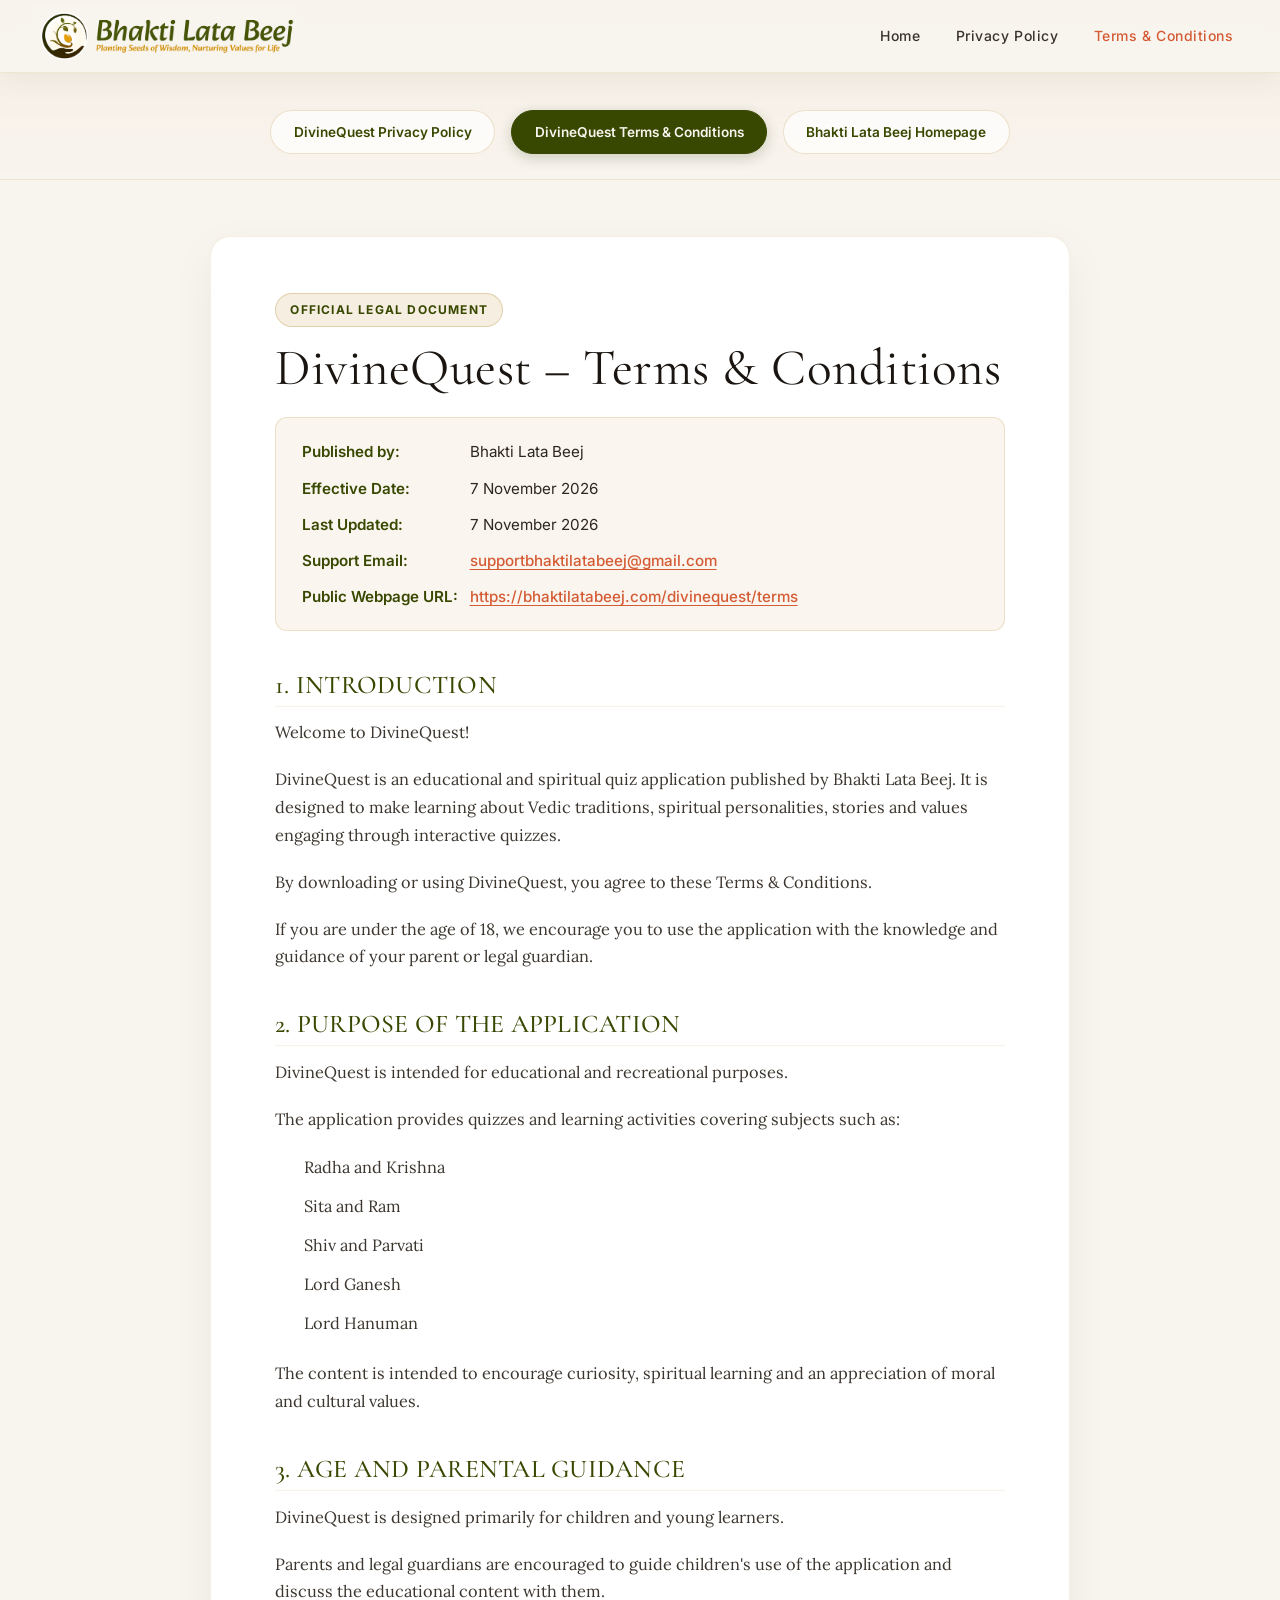
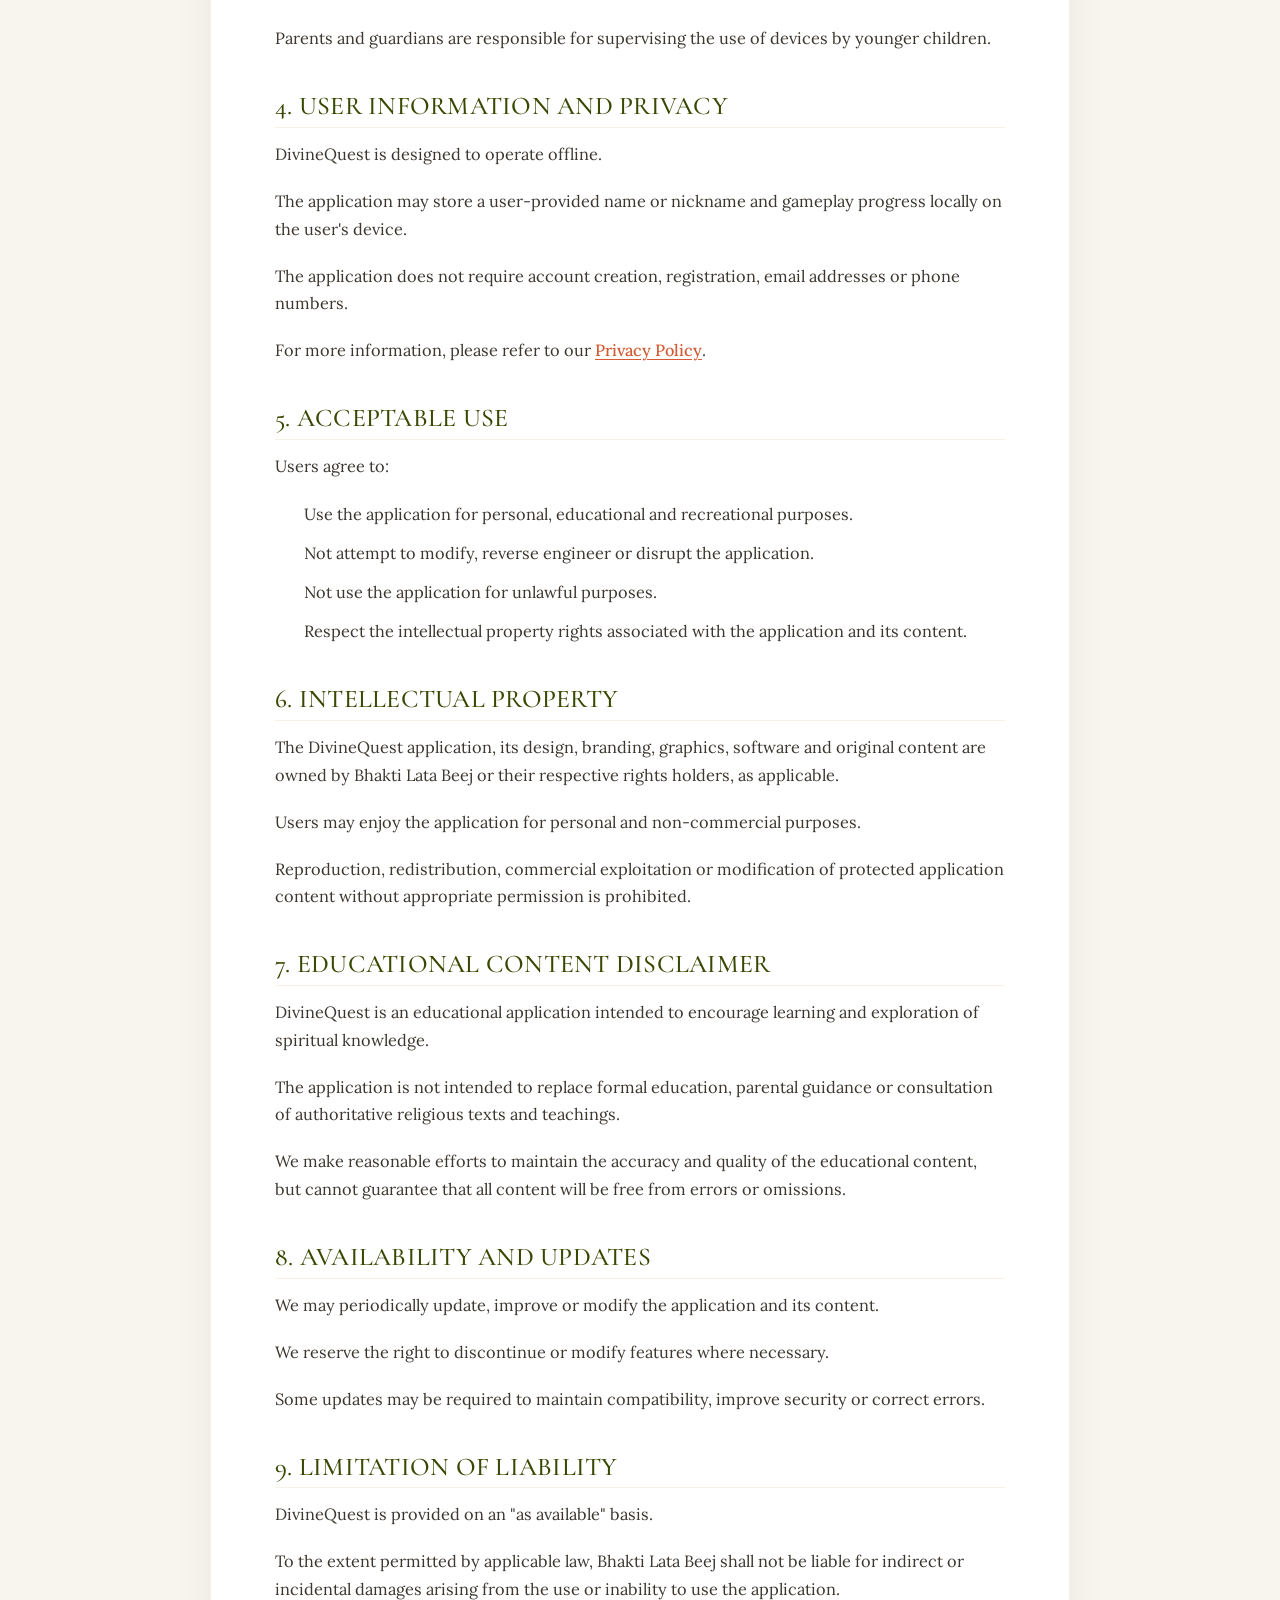
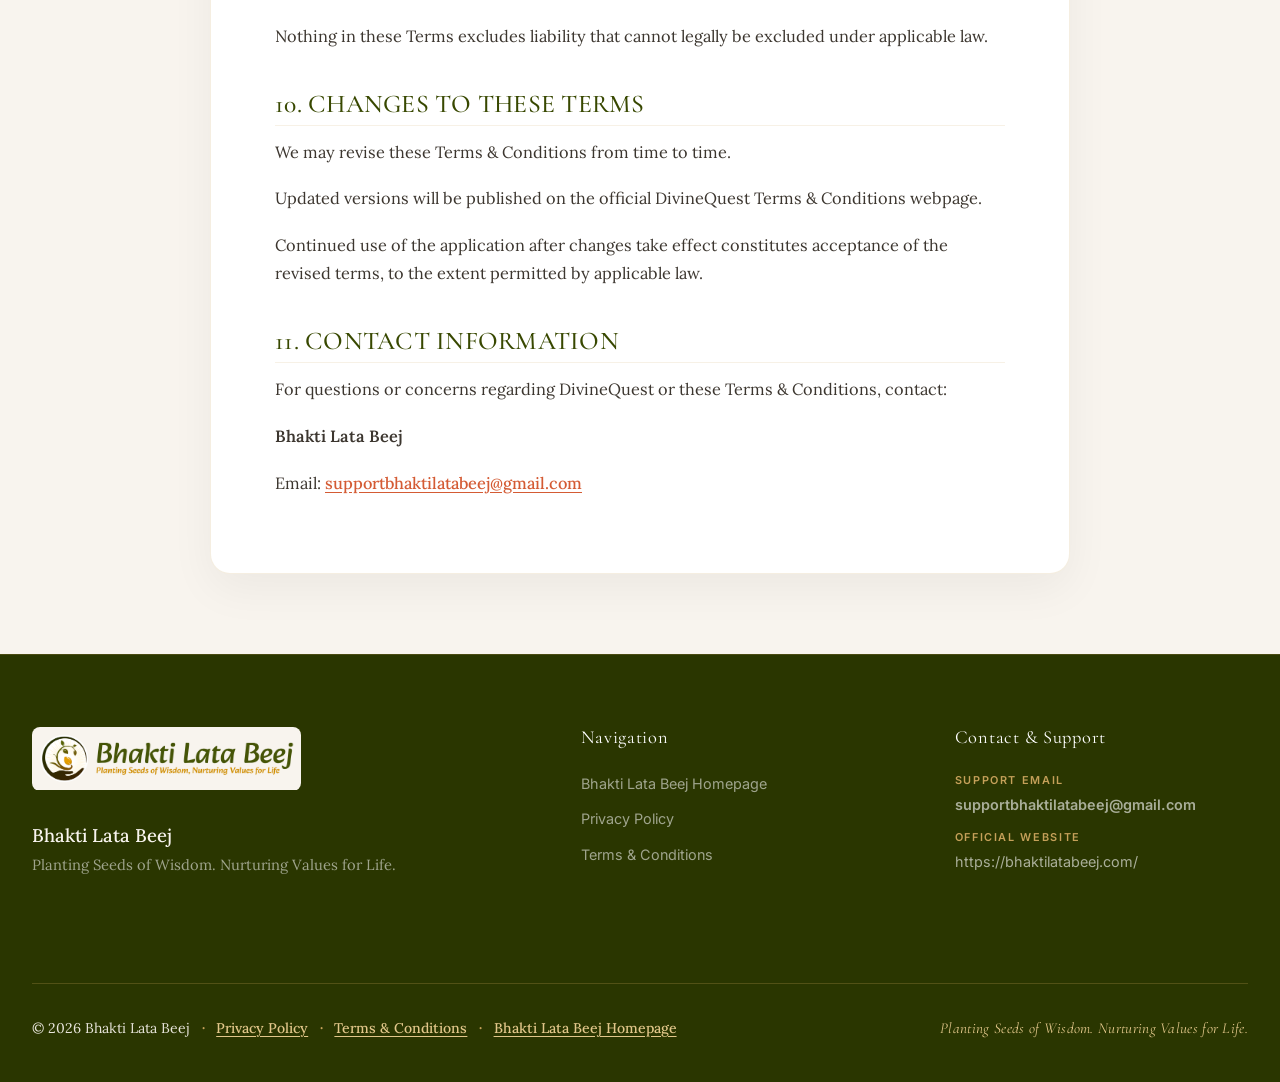
<file: divinequest/terms/index.html>
<!DOCTYPE html>
<html lang="en">
<head>
  <meta charset="UTF-8">
  <meta name="viewport" content="width=device-width, initial-scale=1.0">
  <title>DivineQuest Terms &amp; Conditions | Bhakti Lata Beej</title>
  <meta name="description" content="Read the official terms and conditions governing the use of the DivineQuest educational and spiritual quiz application.">
  <link rel="canonical" href="https://bhaktilatabeej.com/divinequest/terms">
  <meta name="robots" content="index, follow">

  <!-- Open Graph / Social Metadata -->
  <meta property="og:type" content="article">
  <meta property="og:site_name" content="Bhakti Lata Beej">
  <meta property="og:title" content="DivineQuest Terms &amp; Conditions | Bhakti Lata Beej">
  <meta property="og:description" content="Read the official terms and conditions governing the use of the DivineQuest educational and spiritual quiz application.">
  <meta property="og:url" content="https://bhaktilatabeej.com/divinequest/terms">
  <meta property="og:image" content="https://bhaktilatabeej.com/assets/frame_214.png">

  <link rel="icon" type="image/png" href="/assets/frame_220.png">
  
  <link rel="preconnect" href="https://fonts.googleapis.com">
  <link rel="preconnect" href="https://fonts.gstatic.com" crossorigin>
  <link href="https://fonts.googleapis.com/css2?family=Cormorant+Garamond:ital,wght@0,400;0,500;0,600;0,700;1,400;1,600&family=Inter:wght@300;400;500;600;700&family=Lora:ital,wght@0,400;0,500;1,400&display=swap" rel="stylesheet">
  <link rel="stylesheet" href="/index.css?v=46">

  <style>
    .legal-meta-card {
      background: rgba(240, 228, 208, 0.35);
      border: 1px solid rgba(197, 160, 89, 0.28);
      border-radius: 12px;
      padding: 1.25rem 1.6rem;
      margin: 1.2rem 0 2.2rem;
      display: flex;
      flex-direction: column;
      gap: 0.55rem;
      font-family: var(--font-ui, sans-serif);
      font-size: 0.95rem;
      color: #3C362F;
    }
    .legal-meta-row {
      display: flex;
      flex-wrap: wrap;
      align-items: baseline;
      gap: 0.5rem;
    }
    .legal-meta-label {
      font-weight: 600;
      color: var(--forest-mid, #2a3600);
      min-width: 160px;
    }
    .legal-meta-value {
      color: #2D2721;
    }
    .legal-meta-card a {
      color: var(--saffron, #b35900);
      text-decoration: underline;
      text-underline-offset: 3px;
      word-break: break-all;
    }
    .legal-badge-pill {
      display: inline-block;
      font-family: var(--font-ui, sans-serif);
      font-size: 0.75rem;
      font-weight: 700;
      text-transform: uppercase;
      letter-spacing: 1.2px;
      color: var(--forest-mid, #2a3600);
      background: rgba(197, 160, 89, 0.18);
      border: 1px solid rgba(197, 160, 89, 0.4);
      padding: 0.35rem 0.9rem;
      border-radius: 50px;
      margin-bottom: 0.75rem;
    }
    .footer-support-email {
      font-weight: 600;
      color: var(--saffron, #b35900);
    }
  </style>
</head>
<body class="legal-standalone-body">

  <!-- ===== HEADER ===== -->
  <header id="site-header" class="scrolled">
    <div class="nav-container">
      <a href="https://bhaktilatabeej.com/" class="logo-area" id="logo-nav" aria-label="Bhakti Lata Beej — Home">
        <img src="/assets/frame_214.png" alt="Bhakti Lata Beej" class="header-logo-icon">
      </a>
      
      <nav aria-label="Primary navigation">
        <ul class="nav-menu" id="nav-menu" role="list">
          <li class="nav-item" role="listitem"><a href="https://bhaktilatabeej.com/">Home</a></li>
          <li class="nav-item" role="listitem"><a href="https://bhaktilatabeej.com/divinequest/privacy-policy">Privacy Policy</a></li>
          <li class="nav-item" role="listitem"><a href="https://bhaktilatabeej.com/divinequest/terms" class="active" style="color: var(--saffron, #b35900);">Terms &amp; Conditions</a></li>
        </ul>
      </nav>
    </div>
  </header>

  <!-- ===== LEGAL HERO BANNER ===== -->
  <section class="legal-hero-section">
    <div class="container">
      <div class="legal-nav-tabs">
        <a href="https://bhaktilatabeej.com/divinequest/privacy-policy" class="legal-tab-link">DivineQuest Privacy Policy</a>
        <a href="https://bhaktilatabeej.com/divinequest/terms" class="legal-tab-link active">DivineQuest Terms &amp; Conditions</a>
        <a href="https://bhaktilatabeej.com/" class="legal-tab-link">Bhakti Lata Beej Homepage</a>
      </div>
    </div>
  </section>

  <!-- ===== MAIN LEGAL CONTENT ===== -->
  <main class="legal-main-content">
    <div class="container">
      <article class="legal-document-card">
        <span class="legal-badge-pill">Official Legal Document</span>
        <h1 class="page-title">DivineQuest &ndash; Terms &amp; Conditions</h1>

        <div class="legal-meta-card">
          <div class="legal-meta-row">
            <span class="legal-meta-label">Published by:</span>
            <span class="legal-meta-value">Bhakti Lata Beej</span>
          </div>
          <div class="legal-meta-row">
            <span class="legal-meta-label">Effective Date:</span>
            <span class="legal-meta-value">7 November 2026</span>
          </div>
          <div class="legal-meta-row">
            <span class="legal-meta-label">Last Updated:</span>
            <span class="legal-meta-value">7 November 2026</span>
          </div>
          <div class="legal-meta-row">
            <span class="legal-meta-label">Support Email:</span>
            <span class="legal-meta-value"><a href="mailto:supportbhaktilatabeej@gmail.com">supportbhaktilatabeej@gmail.com</a></span>
          </div>
          <div class="legal-meta-row">
            <span class="legal-meta-label">Public Webpage URL:</span>
            <span class="legal-meta-value"><a href="https://bhaktilatabeej.com/divinequest/terms">https://bhaktilatabeej.com/divinequest/terms</a></span>
          </div>
        </div>

        <h2>1. INTRODUCTION</h2>
        <p>Welcome to DivineQuest!</p>
        <p>DivineQuest is an educational and spiritual quiz application published by Bhakti Lata Beej. It is designed to make learning about Vedic traditions, spiritual personalities, stories and values engaging through interactive quizzes.</p>
        <p>By downloading or using DivineQuest, you agree to these Terms &amp; Conditions.</p>
        <p>If you are under the age of 18, we encourage you to use the application with the knowledge and guidance of your parent or legal guardian.</p>

        <h2>2. PURPOSE OF THE APPLICATION</h2>
        <p>DivineQuest is intended for educational and recreational purposes.</p>
        <p>The application provides quizzes and learning activities covering subjects such as:</p>
        <ul>
          <li>Radha and Krishna</li>
          <li>Sita and Ram</li>
          <li>Shiv and Parvati</li>
          <li>Lord Ganesh</li>
          <li>Lord Hanuman</li>
        </ul>
        <p>The content is intended to encourage curiosity, spiritual learning and an appreciation of moral and cultural values.</p>

        <h2>3. AGE AND PARENTAL GUIDANCE</h2>
        <p>DivineQuest is designed primarily for children and young learners.</p>
        <p>Parents and legal guardians are encouraged to guide children's use of the application and discuss the educational content with them.</p>
        <p>Parents and guardians are responsible for supervising the use of devices by younger children.</p>

        <h2>4. USER INFORMATION AND PRIVACY</h2>
        <p>DivineQuest is designed to operate offline.</p>
        <p>The application may store a user-provided name or nickname and gameplay progress locally on the user's device.</p>
        <p>The application does not require account creation, registration, email addresses or phone numbers.</p>
        <p>For more information, please refer to our <a href="https://bhaktilatabeej.com/divinequest/privacy-policy">Privacy Policy</a>.</p>

        <h2>5. ACCEPTABLE USE</h2>
        <p>Users agree to:</p>
        <ul>
          <li>Use the application for personal, educational and recreational purposes.</li>
          <li>Not attempt to modify, reverse engineer or disrupt the application.</li>
          <li>Not use the application for unlawful purposes.</li>
          <li>Respect the intellectual property rights associated with the application and its content.</li>
        </ul>

        <h2>6. INTELLECTUAL PROPERTY</h2>
        <p>The DivineQuest application, its design, branding, graphics, software and original content are owned by Bhakti Lata Beej or their respective rights holders, as applicable.</p>
        <p>Users may enjoy the application for personal and non-commercial purposes.</p>
        <p>Reproduction, redistribution, commercial exploitation or modification of protected application content without appropriate permission is prohibited.</p>

        <h2>7. EDUCATIONAL CONTENT DISCLAIMER</h2>
        <p>DivineQuest is an educational application intended to encourage learning and exploration of spiritual knowledge.</p>
        <p>The application is not intended to replace formal education, parental guidance or consultation of authoritative religious texts and teachings.</p>
        <p>We make reasonable efforts to maintain the accuracy and quality of the educational content, but cannot guarantee that all content will be free from errors or omissions.</p>

        <h2>8. AVAILABILITY AND UPDATES</h2>
        <p>We may periodically update, improve or modify the application and its content.</p>
        <p>We reserve the right to discontinue or modify features where necessary.</p>
        <p>Some updates may be required to maintain compatibility, improve security or correct errors.</p>

        <h2>9. LIMITATION OF LIABILITY</h2>
        <p>DivineQuest is provided on an "as available" basis.</p>
        <p>To the extent permitted by applicable law, Bhakti Lata Beej shall not be liable for indirect or incidental damages arising from the use or inability to use the application.</p>
        <p>Nothing in these Terms excludes liability that cannot legally be excluded under applicable law.</p>

        <h2>10. CHANGES TO THESE TERMS</h2>
        <p>We may revise these Terms &amp; Conditions from time to time.</p>
        <p>Updated versions will be published on the official DivineQuest Terms &amp; Conditions webpage.</p>
        <p>Continued use of the application after changes take effect constitutes acceptance of the revised terms, to the extent permitted by applicable law.</p>

        <h2>11. CONTACT INFORMATION</h2>
        <p>For questions or concerns regarding DivineQuest or these Terms &amp; Conditions, contact:</p>
        <p><strong>Bhakti Lata Beej</strong></p>
        <p>Email: <a href="mailto:supportbhaktilatabeej@gmail.com">supportbhaktilatabeej@gmail.com</a></p>
      </article>
    </div>
  </main>

  <!-- ===== FOOTER ===== -->
  <footer role="contentinfo">
    <div class="container">
      <div class="footer-grid">
        <div class="footer-brand">
          <div class="footer-brand-banner">
            <a href="https://bhaktilatabeej.com/">
              <img src="/assets/frame_214.png" alt="Bhakti Lata Beej Logo" class="footer-logo-icon">
            </a>
          </div>
          <p class="footer-mission" style="font-size: 1.15rem; font-weight: 500; color: var(--cream, #f5ebd9); margin-top: 0.8rem;">
            Bhakti Lata Beej
          </p>
          <p class="footer-mission">
            Planting Seeds of Wisdom. Nurturing Values for Life.
          </p>
        </div>

        <div class="footer-col">
          <h4>Navigation</h4>
          <ul>
            <li><a href="https://bhaktilatabeej.com/">Bhakti Lata Beej Homepage</a></li>
            <li><a href="https://bhaktilatabeej.com/divinequest/privacy-policy">Privacy Policy</a></li>
            <li><a href="https://bhaktilatabeej.com/divinequest/terms">Terms &amp; Conditions</a></li>
          </ul>
        </div>

        <div class="footer-col">
          <h4>Contact &amp; Support</h4>
          <div class="footer-contact-list">
            <div class="footer-contact-item">
              <span class="label">Support Email</span>
              <a href="mailto:supportbhaktilatabeej@gmail.com" class="footer-support-email">supportbhaktilatabeej@gmail.com</a>
            </div>
            <div class="footer-contact-item">
              <span class="label">Official Website</span>
              <a href="https://bhaktilatabeej.com/">https://bhaktilatabeej.com/</a>
            </div>
          </div>
        </div>
      </div>

      <div class="footer-bottom">
        <p class="footer-legal-links">
          <span>&copy; 2026 Bhakti Lata Beej</span>
          <span class="legal-sep">&middot;</span>
          <a href="https://bhaktilatabeej.com/divinequest/privacy-policy" class="legal-link">Privacy Policy</a>
          <span class="legal-sep">&middot;</span>
          <a href="https://bhaktilatabeej.com/divinequest/terms" class="legal-link">Terms &amp; Conditions</a>
          <span class="legal-sep">&middot;</span>
          <a href="https://bhaktilatabeej.com/" class="legal-link">Bhakti Lata Beej Homepage</a>
        </p>
        <p class="footer-tagline">Planting Seeds of Wisdom. Nurturing Values for Life.</p>
      </div>
    </div>
  </footer>

</body>
</html>
</file>
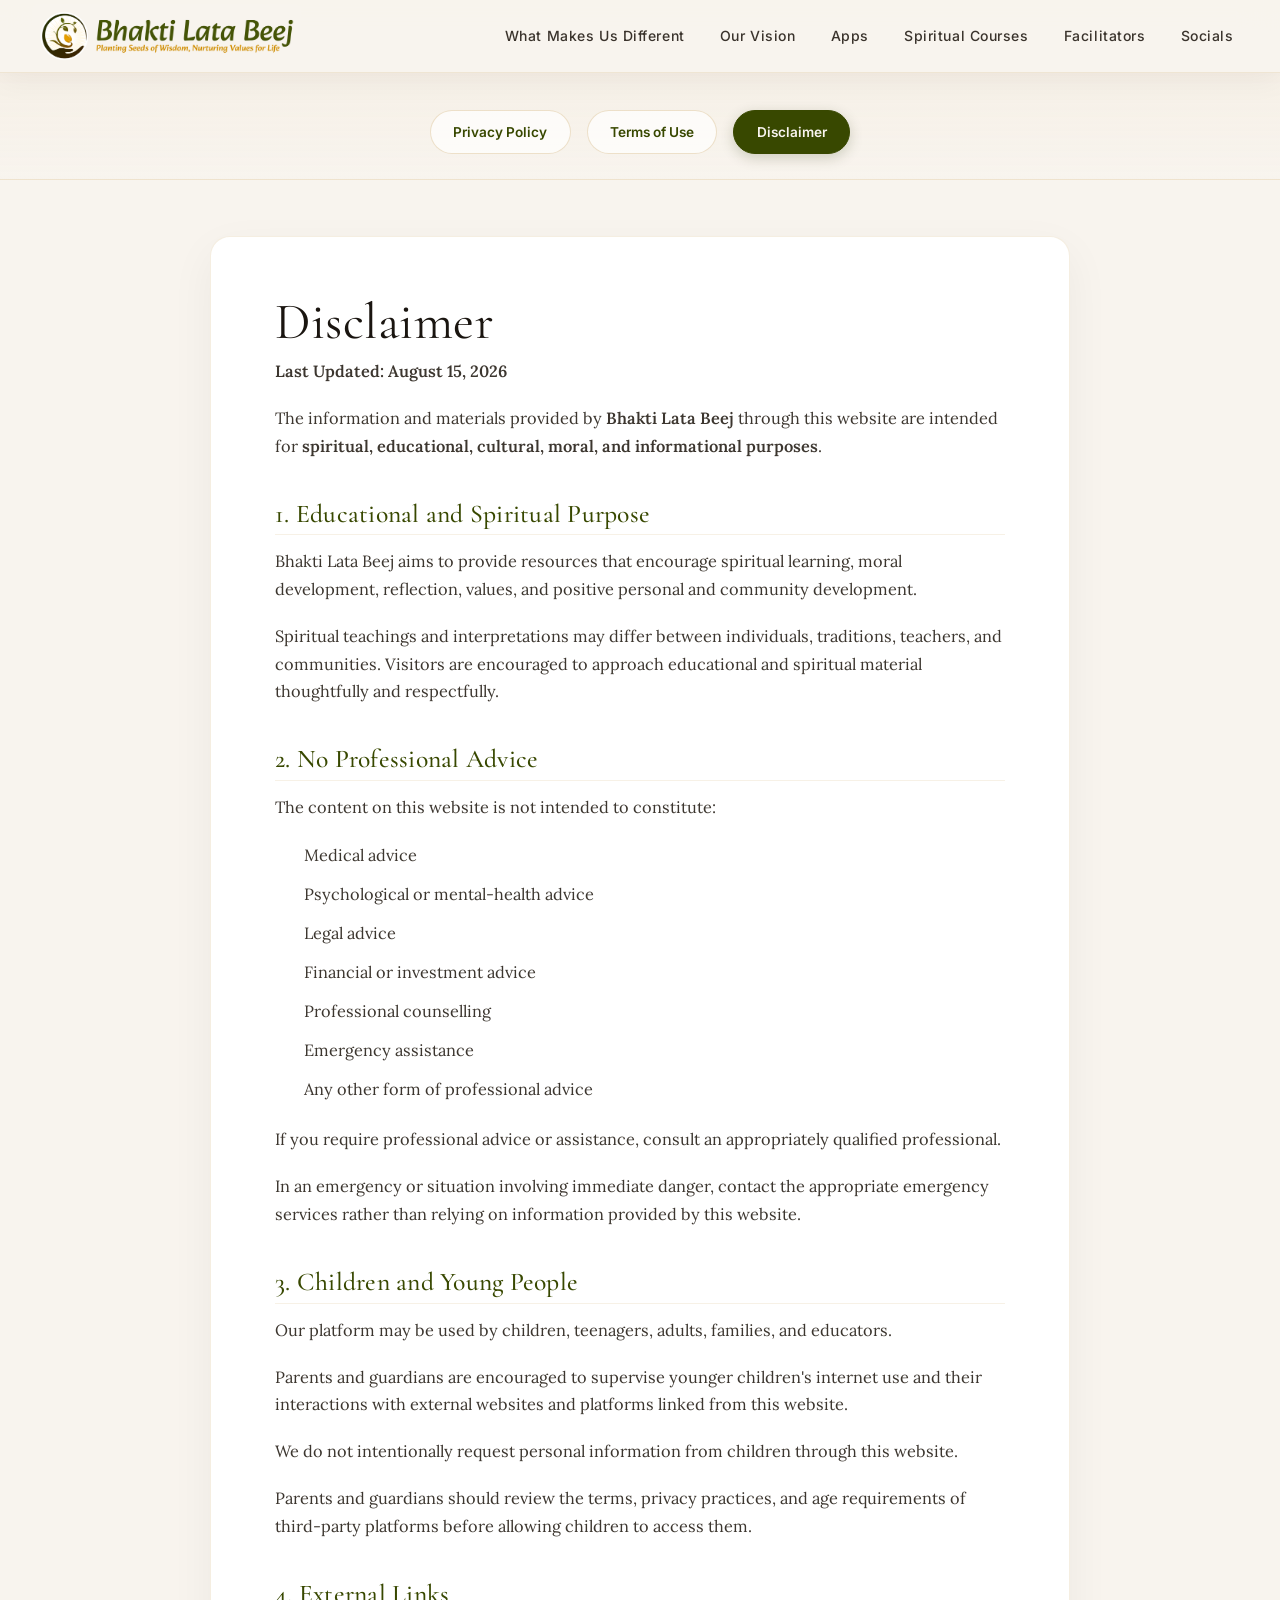
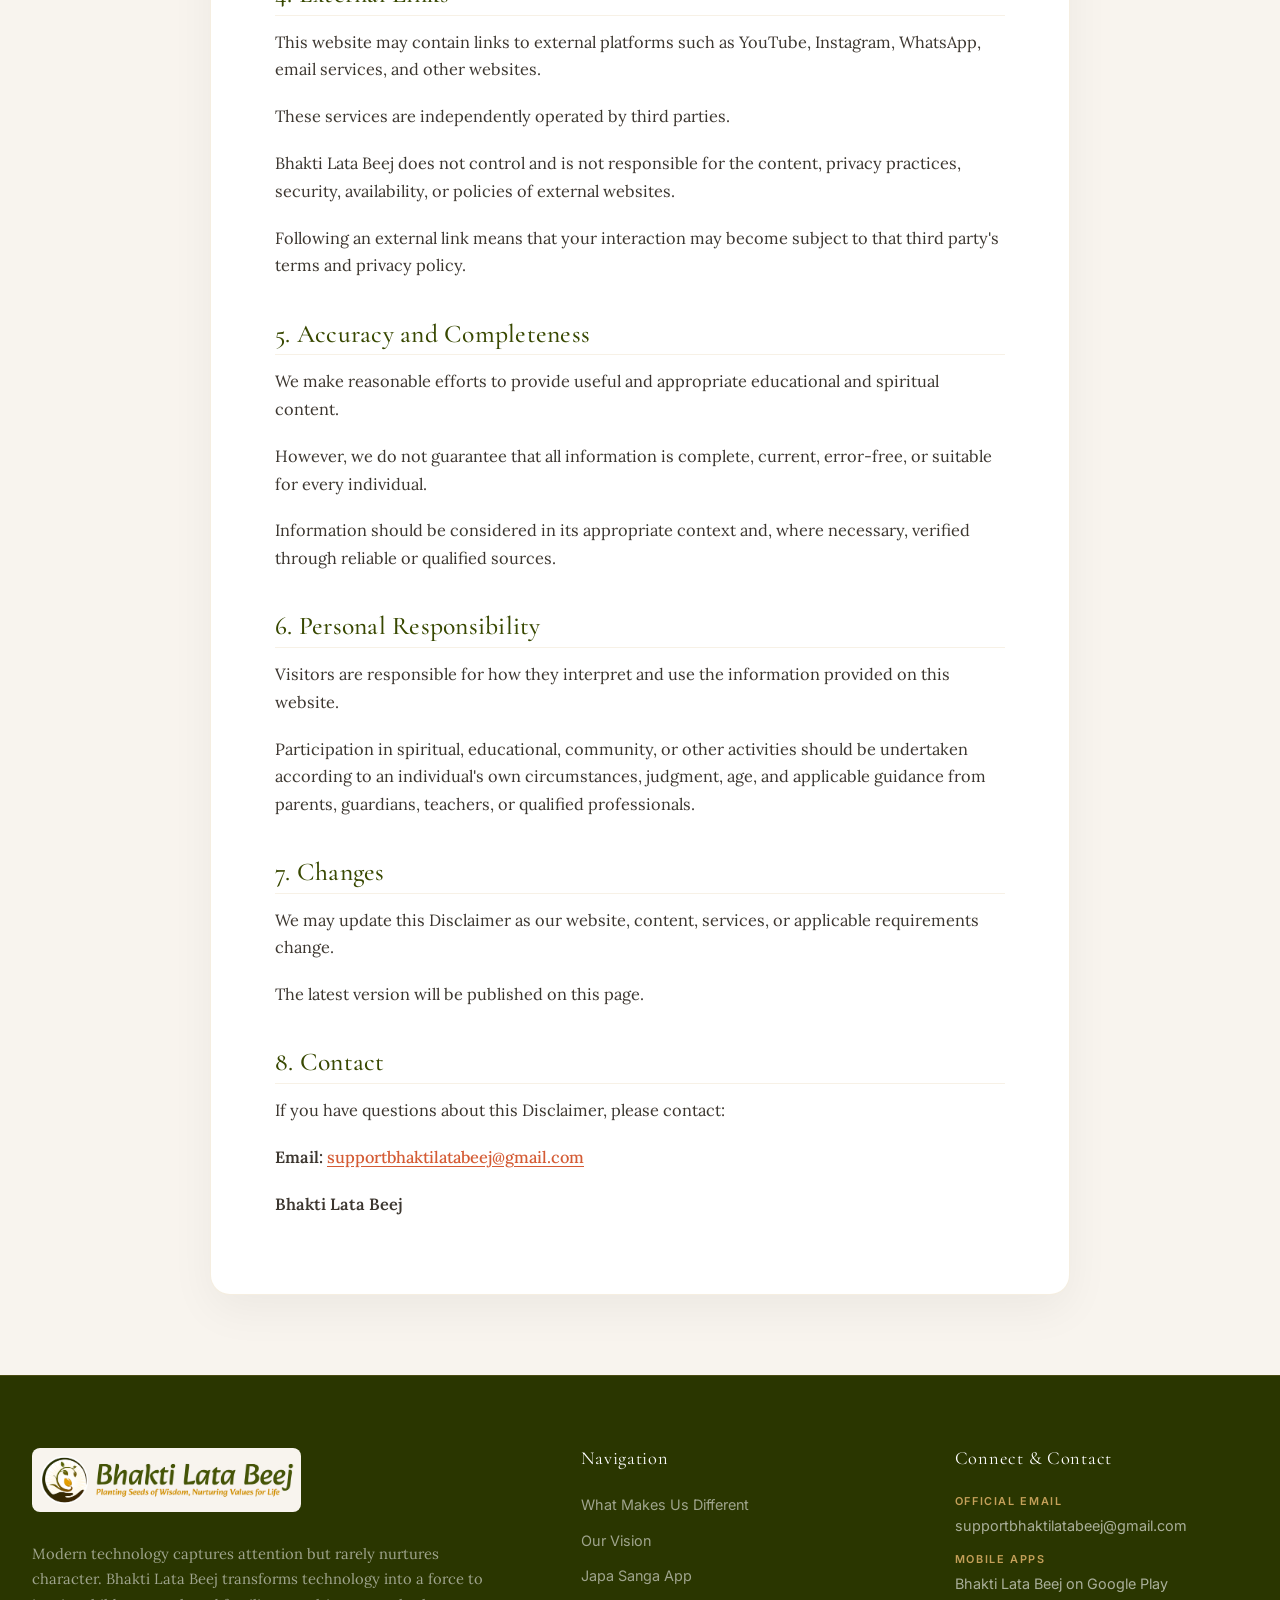
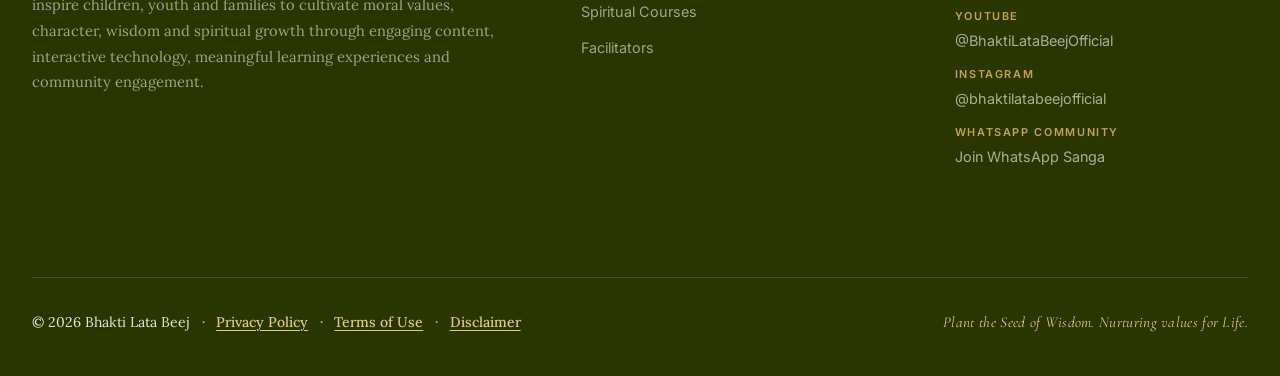
<file: disclaimer.html>
<!DOCTYPE html>
<html lang="en">
<head>
  <meta charset="UTF-8">
  <meta name="viewport" content="width=device-width, initial-scale=1.0">
  <title>Disclaimer | Bhakti Lata Beej</title>
  <meta name="description" content="Disclaimer for Bhakti Lata Beej - Plant the Seed of Wisdom. Nurturing Values for Life.">
  <link rel="icon" type="image/png" href="assets/frame_220.png">
  
  <link rel="preconnect" href="https://fonts.googleapis.com">
  <link rel="preconnect" href="https://fonts.gstatic.com" crossorigin>
  <link href="https://fonts.googleapis.com/css2?family=Cormorant+Garamond:ital,wght@0,400;0,500;0,600;0,700;1,400;1,600&family=Inter:wght@300;400;500;600;700&family=Lora:ital,wght@0,400;0,500;1,400&display=swap" rel="stylesheet">
  <link rel="stylesheet" href="index.css?v=45">
</head>
<body class="legal-standalone-body">

  <!-- ===== HEADER ===== -->
  <header id="site-header" class="scrolled">
    <div class="nav-container">
      <a href="index.html" class="logo-area" id="logo-nav" aria-label="Bhakti Lata Beej — Home">
        <img src="assets/frame_214.png" alt="Bhakti Lata Beej" class="header-logo-icon">
      </a>
      
      <nav aria-label="Primary navigation">
        <ul class="nav-menu" id="nav-menu" role="list">
          <li class="nav-item" role="listitem"><a href="index.html#difference">What Makes Us Different</a></li>
          <li class="nav-item" role="listitem"><a href="index.html#together-vision">Our Vision</a></li>
          <li class="nav-item" role="listitem"><a href="index.html#japa-sanga">Apps</a></li>
          <li class="nav-item" role="listitem"><a href="index.html#courses">Spiritual Courses</a></li>
          <li class="nav-item" role="listitem"><a href="index.html#founders">Facilitators</a></li>
          <li class="nav-item" role="listitem"><a href="index.html#youtube">Socials</a></li>
        </ul>
      </nav>
    </div>
  </header>

  <!-- ===== LEGAL HERO BANNER ===== -->
  <section class="legal-hero-section">
    <div class="container">
      <div class="legal-nav-tabs">
        <a href="privacy-policy.html" class="legal-tab-link ">Privacy Policy</a>
        <a href="terms-of-use.html" class="legal-tab-link ">Terms of Use</a>
        <a href="disclaimer.html" class="legal-tab-link active">Disclaimer</a>
      </div>
    </div>
  </section>

  <!-- ===== MAIN LEGAL CONTENT ===== -->
  <main class="legal-main-content">
    <div class="container">
      <article class="legal-document-card">
        <h1 class="page-title">Disclaimer</h1>
<p><strong>Last Updated: August 15, 2026</strong></p>
<p>The information and materials provided by <strong>Bhakti Lata Beej</strong> through this website are intended for <strong>spiritual, educational, cultural, moral, and informational purposes</strong>.</p>
<h2>1. Educational and Spiritual Purpose</h2>
<p>Bhakti Lata Beej aims to provide resources that encourage spiritual learning, moral development, reflection, values, and positive personal and community development.</p>
<p>Spiritual teachings and interpretations may differ between individuals, traditions, teachers, and communities. Visitors are encouraged to approach educational and spiritual material thoughtfully and respectfully.</p>
<h2>2. No Professional Advice</h2>
<p>The content on this website is not intended to constitute:</p>
<ul>
<li>Medical advice</li>
<li>Psychological or mental-health advice</li>
<li>Legal advice</li>
<li>Financial or investment advice</li>
<li>Professional counselling</li>
<li>Emergency assistance</li>
<li>Any other form of professional advice</li>
</ul>
<p>If you require professional advice or assistance, consult an appropriately qualified professional.</p>
<p>In an emergency or situation involving immediate danger, contact the appropriate emergency services rather than relying on information provided by this website.</p>
<h2>3. Children and Young People</h2>
<p>Our platform may be used by children, teenagers, adults, families, and educators.</p>
<p>Parents and guardians are encouraged to supervise younger children's internet use and their interactions with external websites and platforms linked from this website.</p>
<p>We do not intentionally request personal information from children through this website.</p>
<p>Parents and guardians should review the terms, privacy practices, and age requirements of third-party platforms before allowing children to access them.</p>
<h2>4. External Links</h2>
<p>This website may contain links to external platforms such as YouTube, Instagram, WhatsApp, email services, and other websites.</p>
<p>These services are independently operated by third parties.</p>
<p>Bhakti Lata Beej does not control and is not responsible for the content, privacy practices, security, availability, or policies of external websites.</p>
<p>Following an external link means that your interaction may become subject to that third party's terms and privacy policy.</p>
<h2>5. Accuracy and Completeness</h2>
<p>We make reasonable efforts to provide useful and appropriate educational and spiritual content.</p>
<p>However, we do not guarantee that all information is complete, current, error-free, or suitable for every individual.</p>
<p>Information should be considered in its appropriate context and, where necessary, verified through reliable or qualified sources.</p>
<h2>6. Personal Responsibility</h2>
<p>Visitors are responsible for how they interpret and use the information provided on this website.</p>
<p>Participation in spiritual, educational, community, or other activities should be undertaken according to an individual's own circumstances, judgment, age, and applicable guidance from parents, guardians, teachers, or qualified professionals.</p>
<h2>7. Changes</h2>
<p>We may update this Disclaimer as our website, content, services, or applicable requirements change.</p>
<p>The latest version will be published on this page.</p>
<h2>8. Contact</h2>
<p>If you have questions about this Disclaimer, please contact:</p>
<p><strong>Email:</strong> <a href="mailto:supportbhaktilatabeej@gmail.com">supportbhaktilatabeej@gmail.com</a></p>
<p><strong>Bhakti Lata Beej</strong></p>
      </article>
    </div>
  </main>

    <!-- ===== FOOTER ===== -->
  <footer role="contentinfo">
    <div class="container">
      <div class="footer-grid">
        <div class="footer-brand">
          <div class="footer-brand-banner">
            <img src="assets/frame_214.png" alt="Bhakti Lata Beej Logo" class="footer-logo-icon">
          </div>
          <p class="footer-mission">
            Modern technology captures attention but rarely nurtures character. Bhakti Lata Beej transforms technology into a force to inspire children, youth and families to cultivate moral values, character, wisdom and spiritual growth through engaging content, interactive technology, meaningful learning experiences and community engagement.
          </p>
        </div>

        <div class="footer-col">
          <h4>Navigation</h4>
          <ul>
            <li><a href="index.html#difference">What Makes Us Different</a></li>
            <li><a href="index.html#together-vision">Our Vision</a></li>
            <li><a href="index.html#japa-sanga">Japa Sanga App</a></li>
            <li><a href="index.html#courses">Spiritual Courses</a></li>
            <li><a href="index.html#founders">Facilitators</a></li>
          </ul>
        </div>

        <div class="footer-col">
          <h4>Connect &amp; Contact</h4>
          <div class="footer-contact-list">
            <div class="footer-contact-item">
              <span class="label">Official Email</span>
              <a href="mailto:supportbhaktilatabeej@gmail.com">supportbhaktilatabeej@gmail.com</a>
            </div>
            <div class="footer-contact-item">
              <span class="label">Mobile Apps</span>
              <a href="https://play.google.com/store/apps/developer?id=Bhakti+Lata+Beej" target="_blank" rel="noopener noreferrer">Bhakti Lata Beej on Google Play</a>
            </div>
            <div class="footer-contact-item">
              <span class="label">YouTube</span>
              <a href="https://www.youtube.com/@BhaktiLataBeejOfficial" target="_blank" rel="noopener noreferrer">@BhaktiLataBeejOfficial</a>
            </div>
            <div class="footer-contact-item">
              <span class="label">Instagram</span>
              <a href="https://www.instagram.com/bhaktilatabeejofficial?igsh=MW5mbzYydzNsam5yNg==" target="_blank" rel="noopener noreferrer">@bhaktilatabeejofficial</a>
            </div>
            <div class="footer-contact-item">
              <span class="label">WhatsApp Community</span>
              <a href="https://chat.whatsapp.com/DAHniF2M9peJhlKrF8Qr3z?s=cl&p=a&ilr=1" target="_blank" rel="noopener noreferrer">Join WhatsApp Sanga</a>
            </div>
          </div>
        </div>
      </div>

      <div class="footer-bottom">
        <p class="footer-legal-links">
          <span>&copy; 2026 Bhakti Lata Beej</span>
          <span class="legal-sep">&middot;</span>
          <a href="privacy-policy.html" class="legal-link">Privacy Policy</a>
          <span class="legal-sep">&middot;</span>
          <a href="terms-of-use.html" class="legal-link">Terms of Use</a>
          <span class="legal-sep">&middot;</span>
          <a href="disclaimer.html" class="legal-link">Disclaimer</a>
        </p>
        <p class="footer-tagline">Plant the Seed of Wisdom. Nurturing values for Life.</p>
      </div>
    </div>
  </footer>

</body>
</html>
</file>
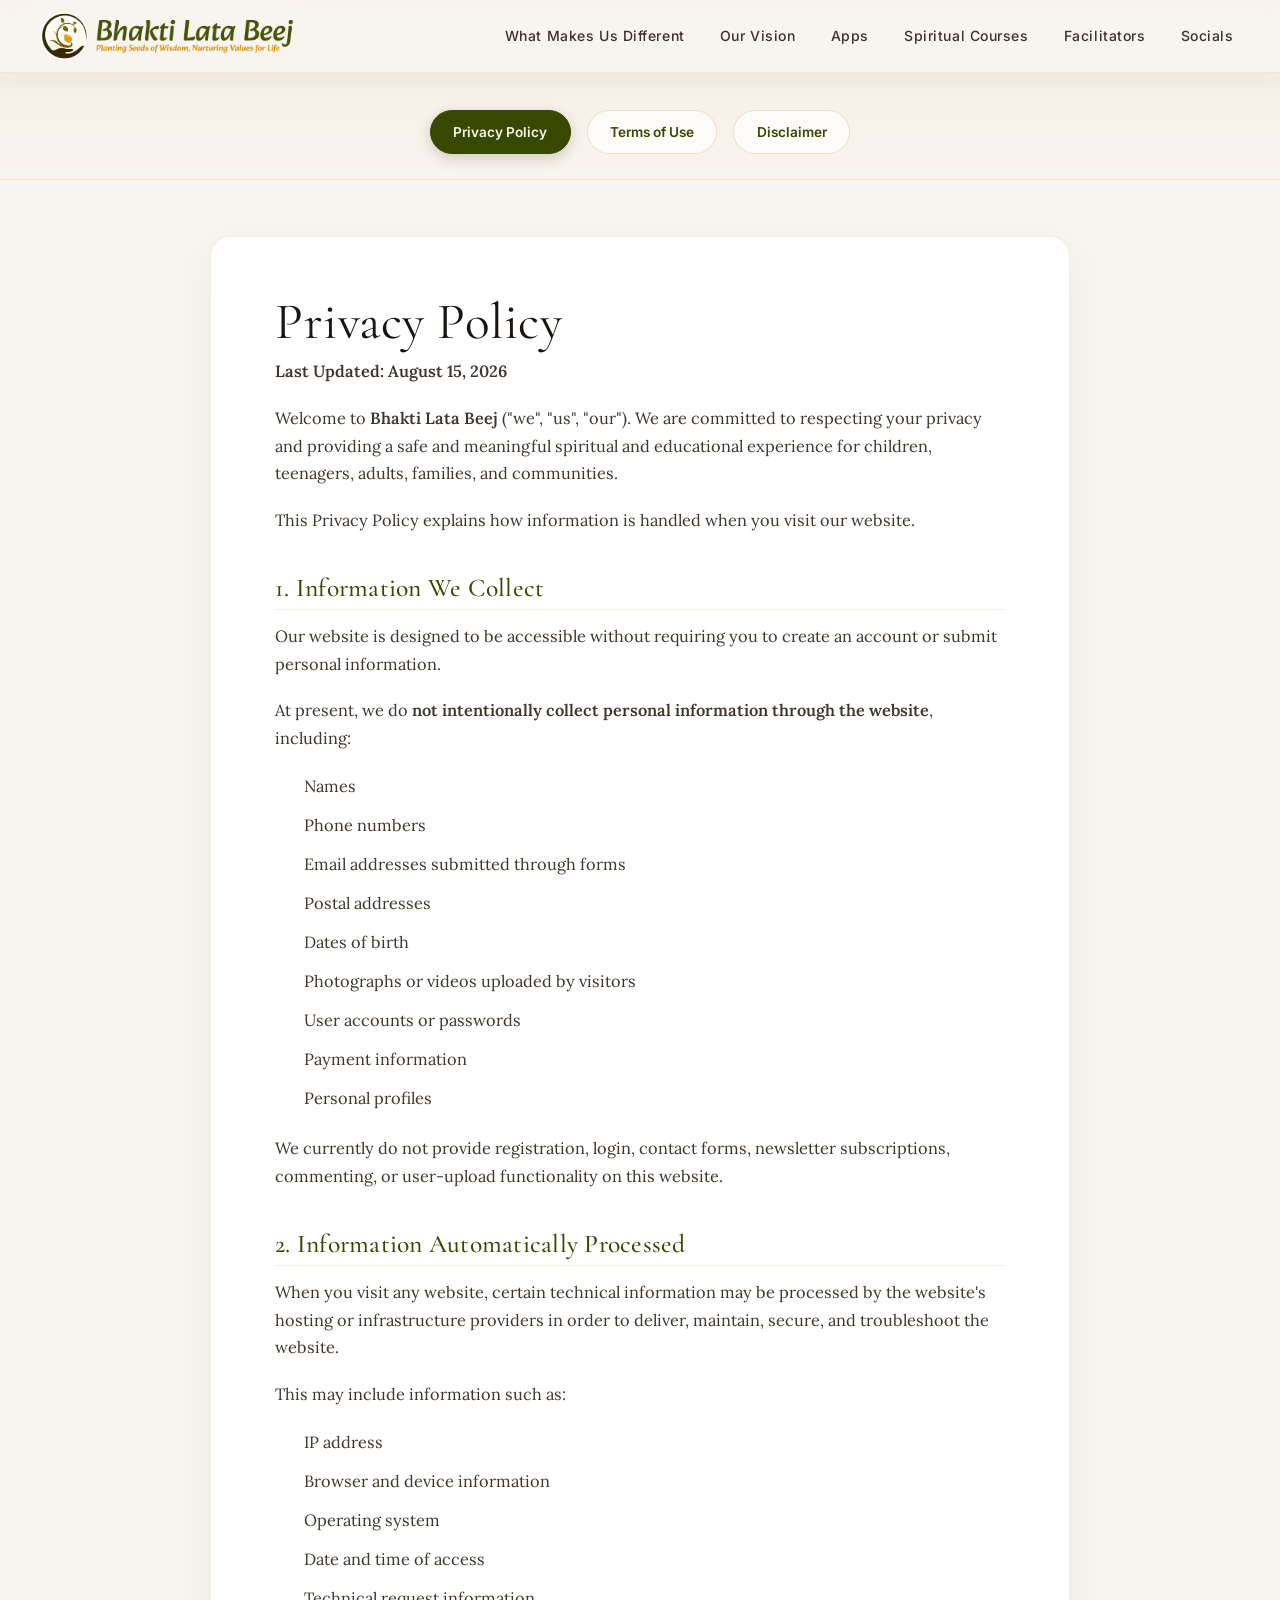
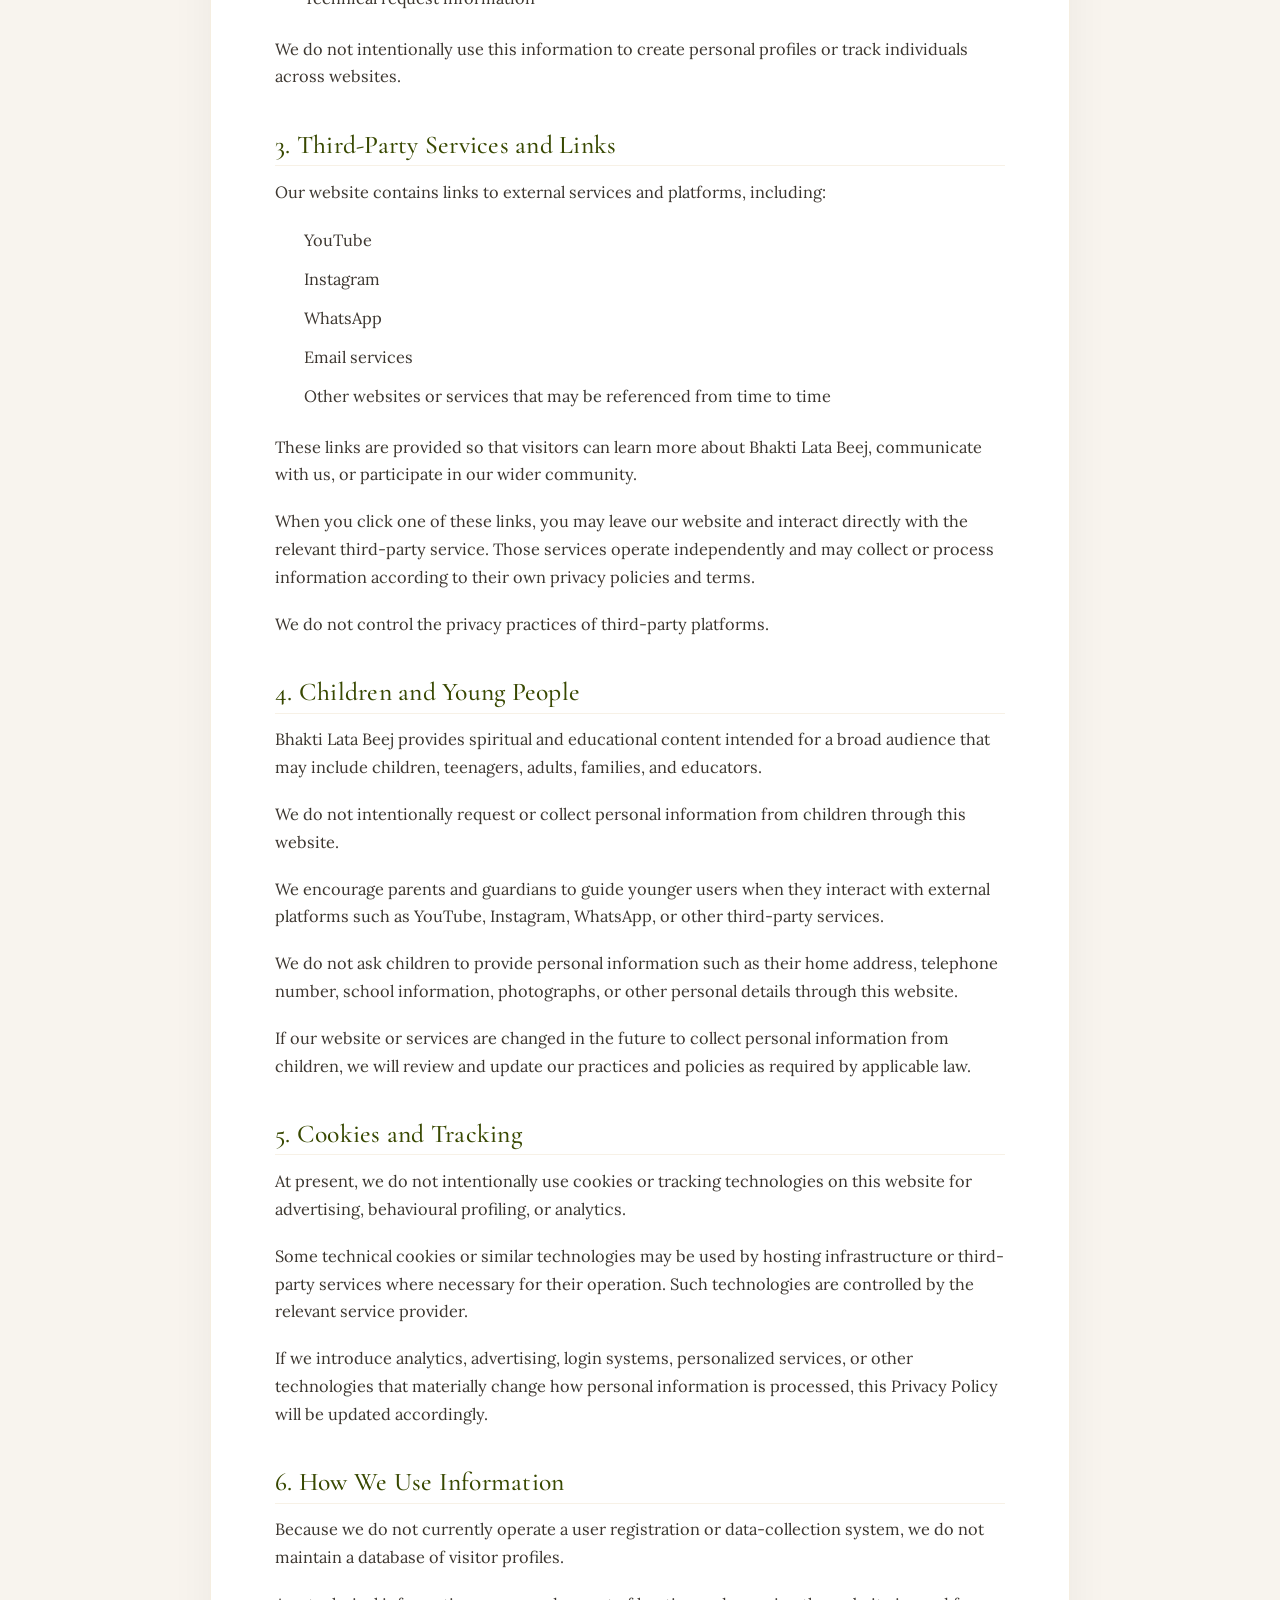
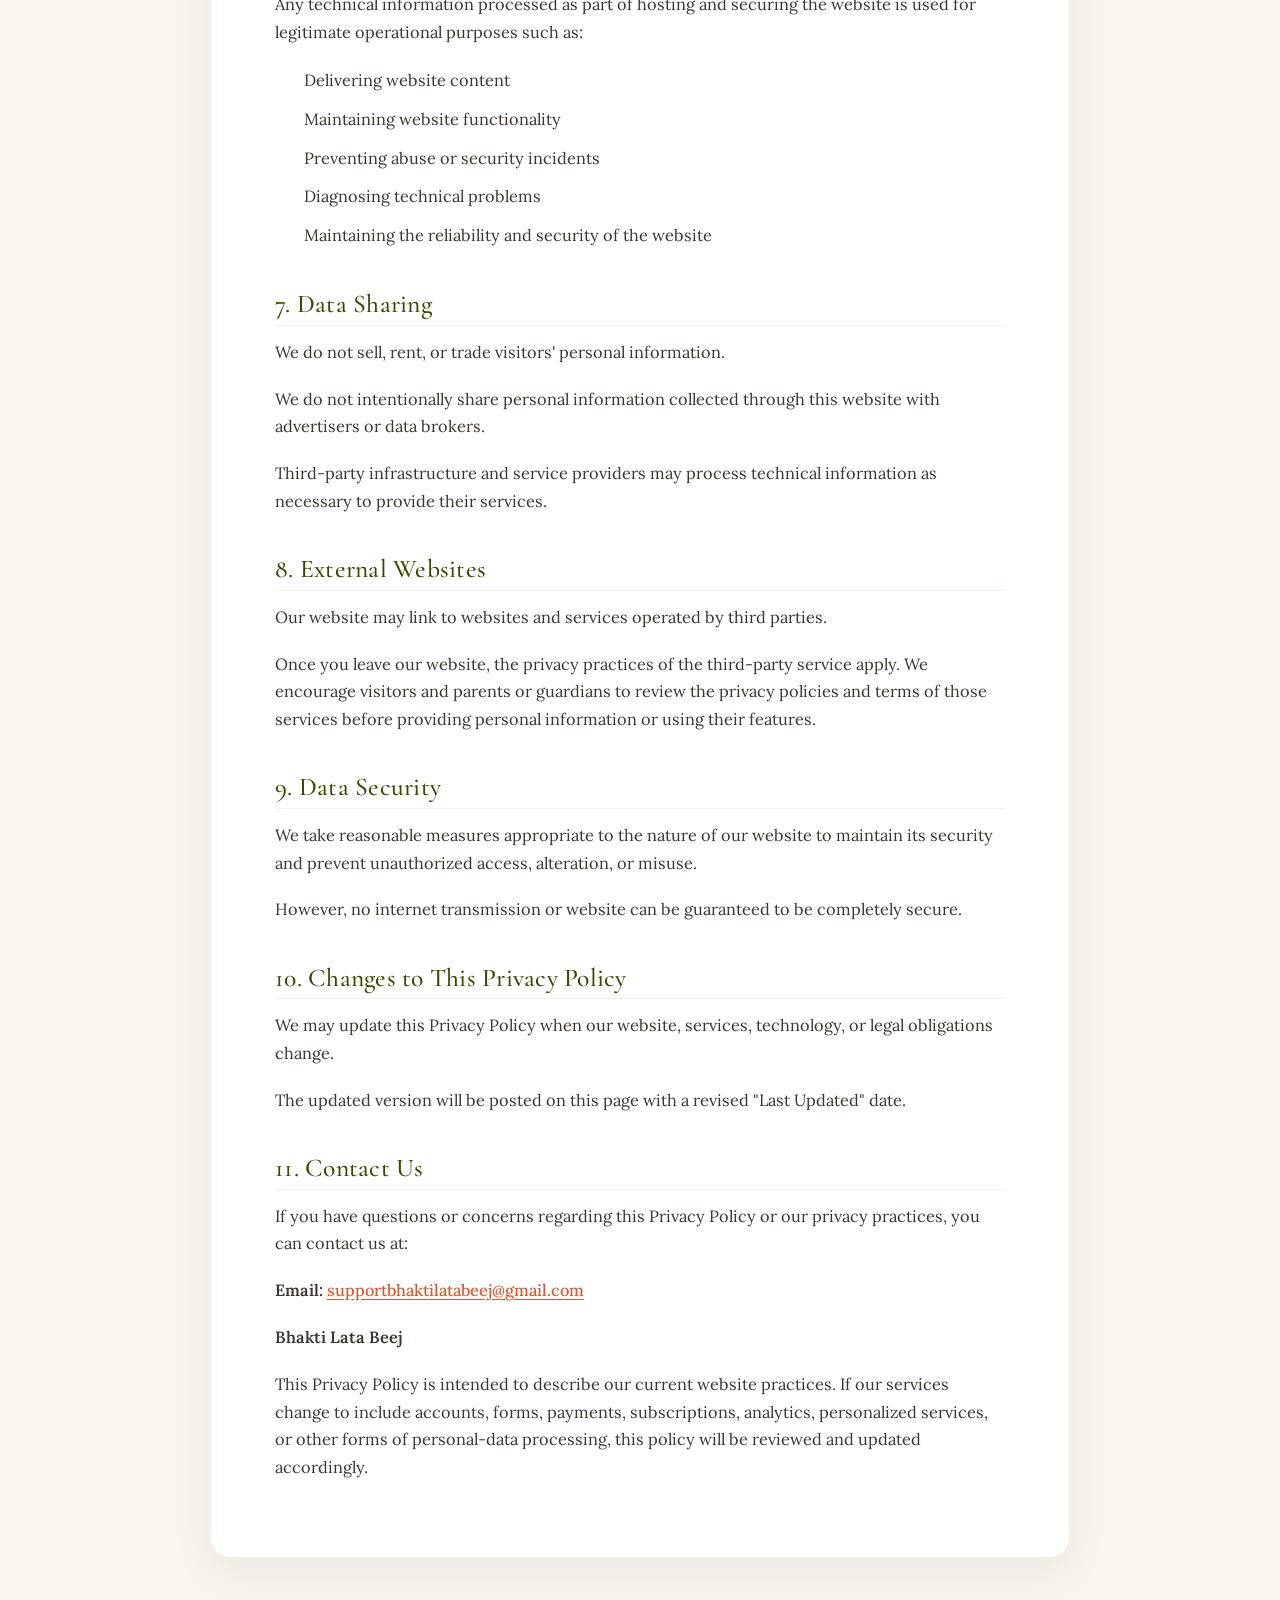
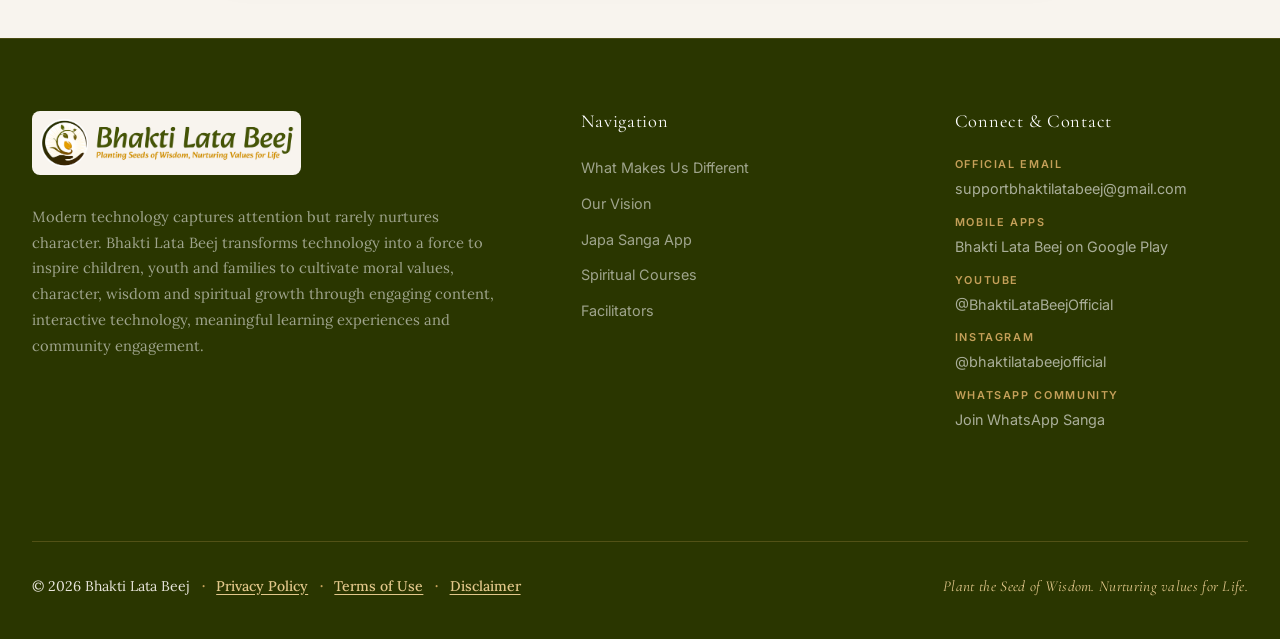
<file: privacy-policy.html>
<!DOCTYPE html>
<html lang="en">
<head>
  <meta charset="UTF-8">
  <meta name="viewport" content="width=device-width, initial-scale=1.0">
  <title>Privacy Policy | Bhakti Lata Beej</title>
  <meta name="description" content="Privacy Policy for Bhakti Lata Beej - Plant the Seed of Wisdom. Nurturing Values for Life.">
  <link rel="icon" type="image/png" href="assets/frame_220.png">
  
  <link rel="preconnect" href="https://fonts.googleapis.com">
  <link rel="preconnect" href="https://fonts.gstatic.com" crossorigin>
  <link href="https://fonts.googleapis.com/css2?family=Cormorant+Garamond:ital,wght@0,400;0,500;0,600;0,700;1,400;1,600&family=Inter:wght@300;400;500;600;700&family=Lora:ital,wght@0,400;0,500;1,400&display=swap" rel="stylesheet">
  <link rel="stylesheet" href="index.css?v=45">
</head>
<body class="legal-standalone-body">

  <!-- ===== HEADER ===== -->
  <header id="site-header" class="scrolled">
    <div class="nav-container">
      <a href="index.html" class="logo-area" id="logo-nav" aria-label="Bhakti Lata Beej — Home">
        <img src="assets/frame_214.png" alt="Bhakti Lata Beej" class="header-logo-icon">
      </a>
      
      <nav aria-label="Primary navigation">
        <ul class="nav-menu" id="nav-menu" role="list">
          <li class="nav-item" role="listitem"><a href="index.html#difference">What Makes Us Different</a></li>
          <li class="nav-item" role="listitem"><a href="index.html#together-vision">Our Vision</a></li>
          <li class="nav-item" role="listitem"><a href="index.html#japa-sanga">Apps</a></li>
          <li class="nav-item" role="listitem"><a href="index.html#courses">Spiritual Courses</a></li>
          <li class="nav-item" role="listitem"><a href="index.html#founders">Facilitators</a></li>
          <li class="nav-item" role="listitem"><a href="index.html#youtube">Socials</a></li>
        </ul>
      </nav>
    </div>
  </header>

  <!-- ===== LEGAL HERO BANNER ===== -->
  <section class="legal-hero-section">
    <div class="container">
      <div class="legal-nav-tabs">
        <a href="privacy-policy.html" class="legal-tab-link active">Privacy Policy</a>
        <a href="terms-of-use.html" class="legal-tab-link ">Terms of Use</a>
        <a href="disclaimer.html" class="legal-tab-link ">Disclaimer</a>
      </div>
    </div>
  </section>

  <!-- ===== MAIN LEGAL CONTENT ===== -->
  <main class="legal-main-content">
    <div class="container">
      <article class="legal-document-card">
        <h1 class="page-title">Privacy Policy</h1>
<p><strong>Last Updated: August 15, 2026</strong></p>
<p>Welcome to <strong>Bhakti Lata Beej</strong> ("we", "us", "our"). We are committed to respecting your privacy and providing a safe and meaningful spiritual and educational experience for children, teenagers, adults, families, and communities.</p>
<p>This Privacy Policy explains how information is handled when you visit our website.</p>
<h2>1. Information We Collect</h2>
<p>Our website is designed to be accessible without requiring you to create an account or submit personal information.</p>
<p>At present, we do <strong>not intentionally collect personal information through the website</strong>, including:</p>
<ul>
<li>Names</li>
<li>Phone numbers</li>
<li>Email addresses submitted through forms</li>
<li>Postal addresses</li>
<li>Dates of birth</li>
<li>Photographs or videos uploaded by visitors</li>
<li>User accounts or passwords</li>
<li>Payment information</li>
<li>Personal profiles</li>
</ul>
<p>We currently do not provide registration, login, contact forms, newsletter subscriptions, commenting, or user-upload functionality on this website.</p>
<h2>2. Information Automatically Processed</h2>
<p>When you visit any website, certain technical information may be processed by the website's hosting or infrastructure providers in order to deliver, maintain, secure, and troubleshoot the website.</p>
<p>This may include information such as:</p>
<ul>
<li>IP address</li>
<li>Browser and device information</li>
<li>Operating system</li>
<li>Date and time of access</li>
<li>Technical request information</li>
</ul>
<p>We do not intentionally use this information to create personal profiles or track individuals across websites.</p>
<h2>3. Third-Party Services and Links</h2>
<p>Our website contains links to external services and platforms, including:</p>
<ul>
<li>YouTube</li>
<li>Instagram</li>
<li>WhatsApp</li>
<li>Email services</li>
<li>Other websites or services that may be referenced from time to time</li>
</ul>
<p>These links are provided so that visitors can learn more about Bhakti Lata Beej, communicate with us, or participate in our wider community.</p>
<p>When you click one of these links, you may leave our website and interact directly with the relevant third-party service. Those services operate independently and may collect or process information according to their own privacy policies and terms.</p>
<p>We do not control the privacy practices of third-party platforms.</p>
<h2>4. Children and Young People</h2>
<p>Bhakti Lata Beej provides spiritual and educational content intended for a broad audience that may include children, teenagers, adults, families, and educators.</p>
<p>We do not intentionally request or collect personal information from children through this website.</p>
<p>We encourage parents and guardians to guide younger users when they interact with external platforms such as YouTube, Instagram, WhatsApp, or other third-party services.</p>
<p>We do not ask children to provide personal information such as their home address, telephone number, school information, photographs, or other personal details through this website.</p>
<p>If our website or services are changed in the future to collect personal information from children, we will review and update our practices and policies as required by applicable law.</p>
<h2>5. Cookies and Tracking</h2>
<p>At present, we do not intentionally use cookies or tracking technologies on this website for advertising, behavioural profiling, or analytics.</p>
<p>Some technical cookies or similar technologies may be used by hosting infrastructure or third-party services where necessary for their operation. Such technologies are controlled by the relevant service provider.</p>
<p>If we introduce analytics, advertising, login systems, personalized services, or other technologies that materially change how personal information is processed, this Privacy Policy will be updated accordingly.</p>
<h2>6. How We Use Information</h2>
<p>Because we do not currently operate a user registration or data-collection system, we do not maintain a database of visitor profiles.</p>
<p>Any technical information processed as part of hosting and securing the website is used for legitimate operational purposes such as:</p>
<ul>
<li>Delivering website content</li>
<li>Maintaining website functionality</li>
<li>Preventing abuse or security incidents</li>
<li>Diagnosing technical problems</li>
<li>Maintaining the reliability and security of the website</li>
</ul>
<h2>7. Data Sharing</h2>
<p>We do not sell, rent, or trade visitors' personal information.</p>
<p>We do not intentionally share personal information collected through this website with advertisers or data brokers.</p>
<p>Third-party infrastructure and service providers may process technical information as necessary to provide their services.</p>
<h2>8. External Websites</h2>
<p>Our website may link to websites and services operated by third parties.</p>
<p>Once you leave our website, the privacy practices of the third-party service apply. We encourage visitors and parents or guardians to review the privacy policies and terms of those services before providing personal information or using their features.</p>
<h2>9. Data Security</h2>
<p>We take reasonable measures appropriate to the nature of our website to maintain its security and prevent unauthorized access, alteration, or misuse.</p>
<p>However, no internet transmission or website can be guaranteed to be completely secure.</p>
<h2>10. Changes to This Privacy Policy</h2>
<p>We may update this Privacy Policy when our website, services, technology, or legal obligations change.</p>
<p>The updated version will be posted on this page with a revised "Last Updated" date.</p>
<h2>11. Contact Us</h2>
<p>If you have questions or concerns regarding this Privacy Policy or our privacy practices, you can contact us at:</p>
<p><strong>Email:</strong> <a href="mailto:supportbhaktilatabeej@gmail.com">supportbhaktilatabeej@gmail.com</a></p>
<p><strong>Bhakti Lata Beej</strong></p>
<p>This Privacy Policy is intended to describe our current website practices. If our services change to include accounts, forms, payments, subscriptions, analytics, personalized services, or other forms of personal-data processing, this policy will be reviewed and updated accordingly.</p>
      </article>
    </div>
  </main>

    <!-- ===== FOOTER ===== -->
  <footer role="contentinfo">
    <div class="container">
      <div class="footer-grid">
        <div class="footer-brand">
          <div class="footer-brand-banner">
            <img src="assets/frame_214.png" alt="Bhakti Lata Beej Logo" class="footer-logo-icon">
          </div>
          <p class="footer-mission">
            Modern technology captures attention but rarely nurtures character. Bhakti Lata Beej transforms technology into a force to inspire children, youth and families to cultivate moral values, character, wisdom and spiritual growth through engaging content, interactive technology, meaningful learning experiences and community engagement.
          </p>
        </div>

        <div class="footer-col">
          <h4>Navigation</h4>
          <ul>
            <li><a href="index.html#difference">What Makes Us Different</a></li>
            <li><a href="index.html#together-vision">Our Vision</a></li>
            <li><a href="index.html#japa-sanga">Japa Sanga App</a></li>
            <li><a href="index.html#courses">Spiritual Courses</a></li>
            <li><a href="index.html#founders">Facilitators</a></li>
          </ul>
        </div>

        <div class="footer-col">
          <h4>Connect &amp; Contact</h4>
          <div class="footer-contact-list">
            <div class="footer-contact-item">
              <span class="label">Official Email</span>
              <a href="mailto:supportbhaktilatabeej@gmail.com">supportbhaktilatabeej@gmail.com</a>
            </div>
            <div class="footer-contact-item">
              <span class="label">Mobile Apps</span>
              <a href="https://play.google.com/store/apps/developer?id=Bhakti+Lata+Beej" target="_blank" rel="noopener noreferrer">Bhakti Lata Beej on Google Play</a>
            </div>
            <div class="footer-contact-item">
              <span class="label">YouTube</span>
              <a href="https://www.youtube.com/@BhaktiLataBeejOfficial" target="_blank" rel="noopener noreferrer">@BhaktiLataBeejOfficial</a>
            </div>
            <div class="footer-contact-item">
              <span class="label">Instagram</span>
              <a href="https://www.instagram.com/bhaktilatabeejofficial?igsh=MW5mbzYydzNsam5yNg==" target="_blank" rel="noopener noreferrer">@bhaktilatabeejofficial</a>
            </div>
            <div class="footer-contact-item">
              <span class="label">WhatsApp Community</span>
              <a href="https://chat.whatsapp.com/DAHniF2M9peJhlKrF8Qr3z?s=cl&p=a&ilr=1" target="_blank" rel="noopener noreferrer">Join WhatsApp Sanga</a>
            </div>
          </div>
        </div>
      </div>

      <div class="footer-bottom">
        <p class="footer-legal-links">
          <span>&copy; 2026 Bhakti Lata Beej</span>
          <span class="legal-sep">&middot;</span>
          <a href="privacy-policy.html" class="legal-link">Privacy Policy</a>
          <span class="legal-sep">&middot;</span>
          <a href="terms-of-use.html" class="legal-link">Terms of Use</a>
          <span class="legal-sep">&middot;</span>
          <a href="disclaimer.html" class="legal-link">Disclaimer</a>
        </p>
        <p class="footer-tagline">Plant the Seed of Wisdom. Nurturing values for Life.</p>
      </div>
    </div>
  </footer>

</body>
</html>
</file>
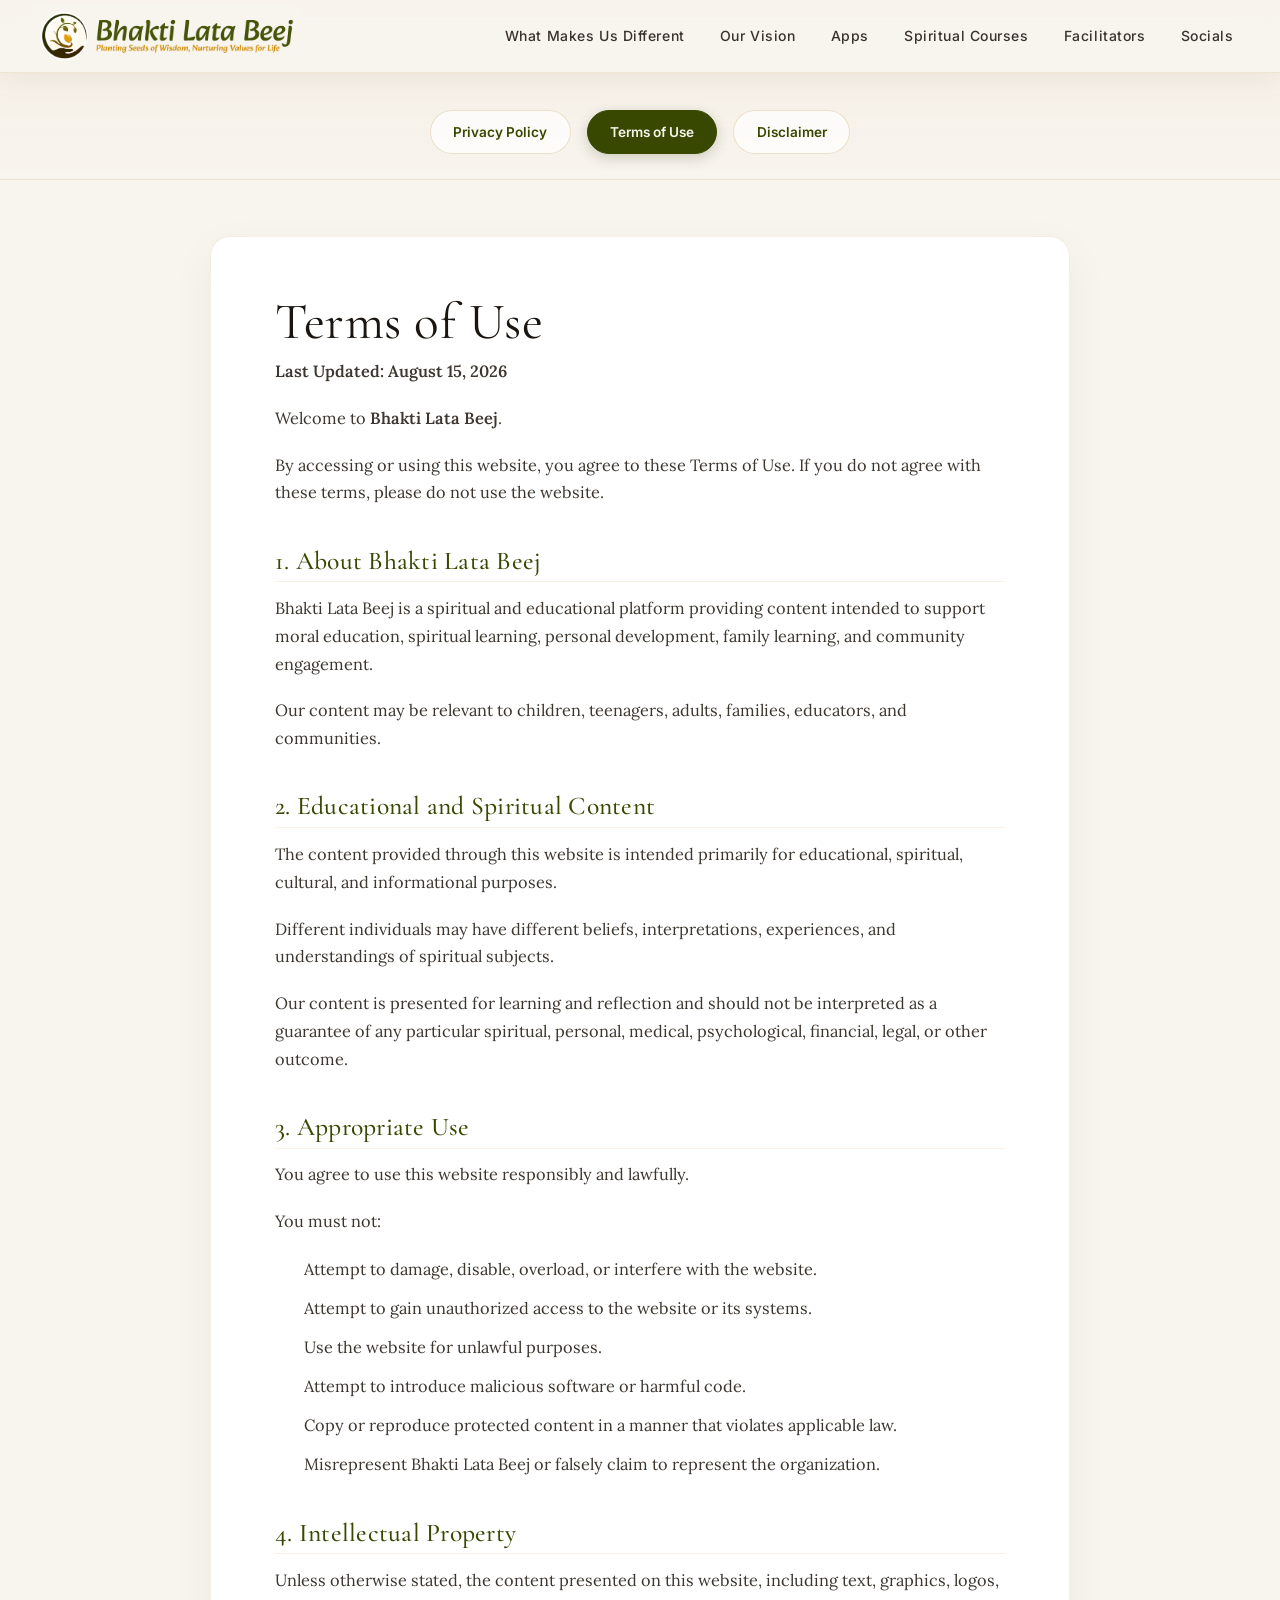
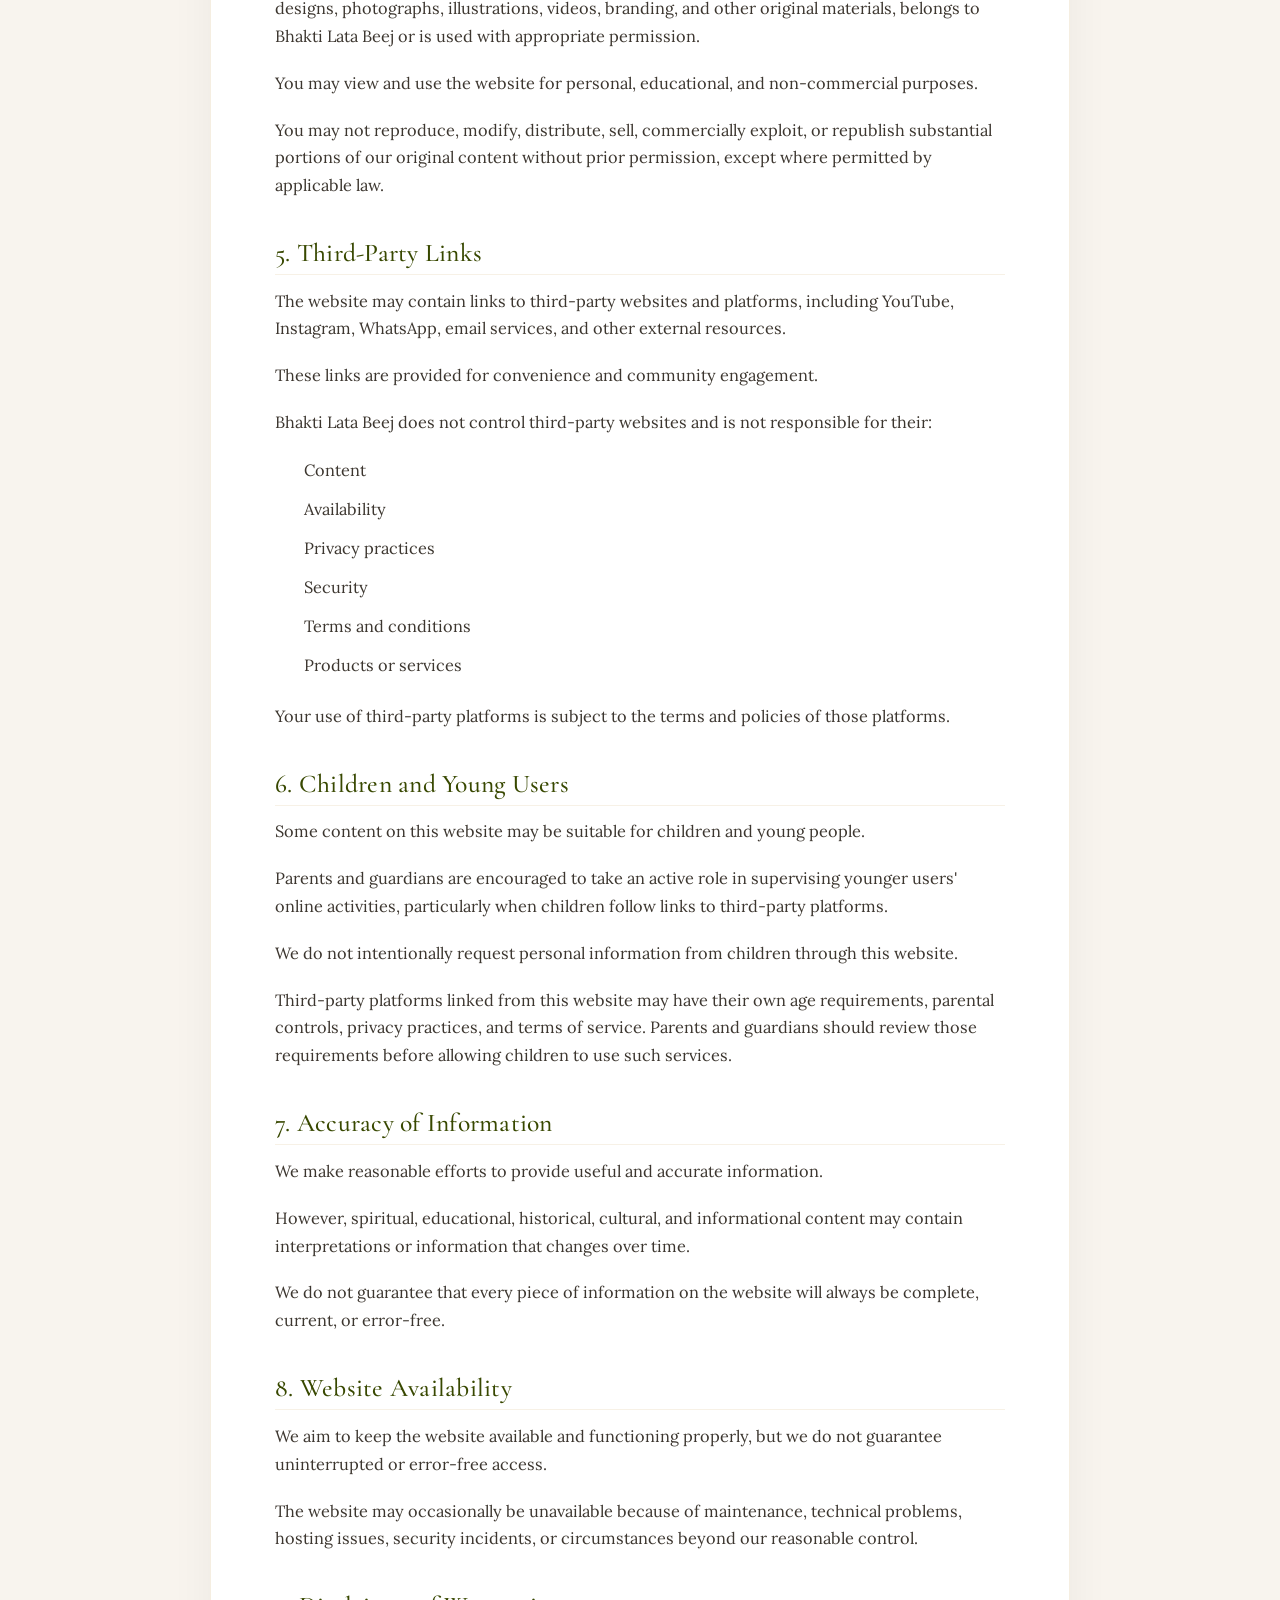
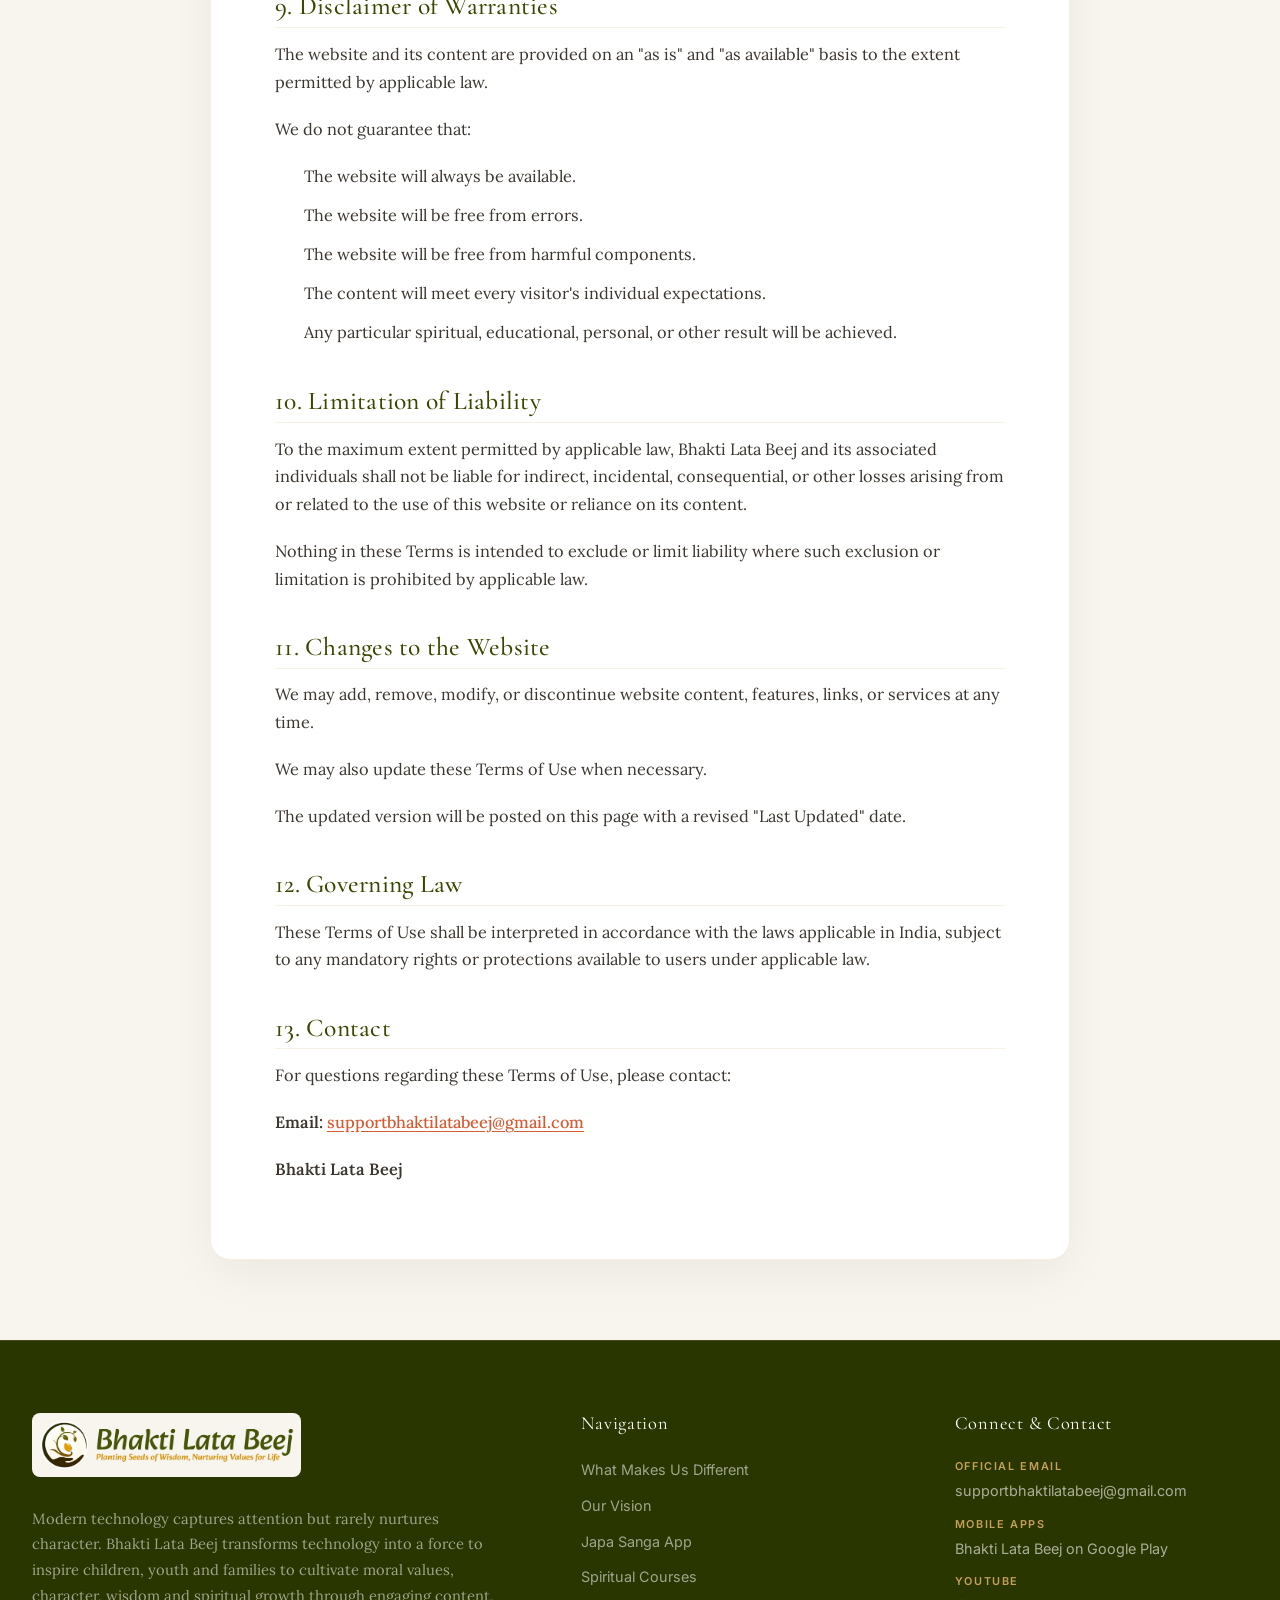
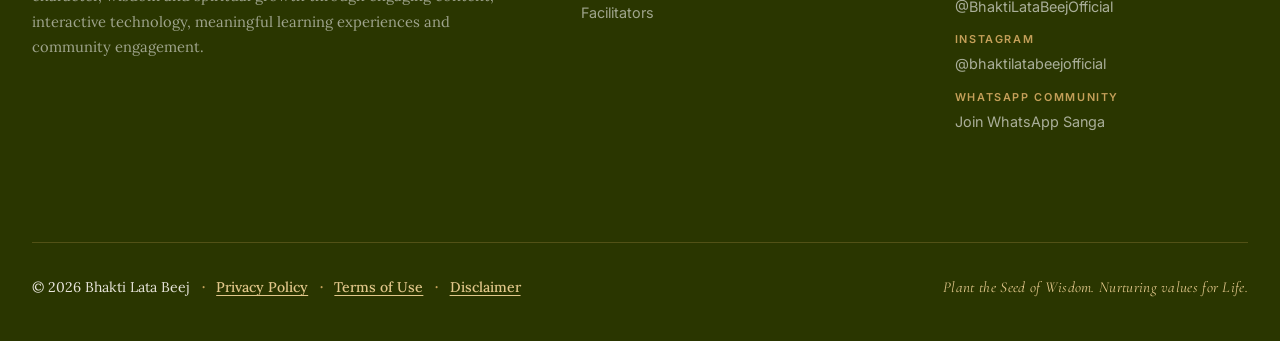
<file: terms-of-use.html>
<!DOCTYPE html>
<html lang="en">
<head>
  <meta charset="UTF-8">
  <meta name="viewport" content="width=device-width, initial-scale=1.0">
  <title>Terms of Use | Bhakti Lata Beej</title>
  <meta name="description" content="Terms of Use for Bhakti Lata Beej - Plant the Seed of Wisdom. Nurturing Values for Life.">
  <link rel="icon" type="image/png" href="assets/frame_220.png">
  
  <link rel="preconnect" href="https://fonts.googleapis.com">
  <link rel="preconnect" href="https://fonts.gstatic.com" crossorigin>
  <link href="https://fonts.googleapis.com/css2?family=Cormorant+Garamond:ital,wght@0,400;0,500;0,600;0,700;1,400;1,600&family=Inter:wght@300;400;500;600;700&family=Lora:ital,wght@0,400;0,500;1,400&display=swap" rel="stylesheet">
  <link rel="stylesheet" href="index.css?v=45">
</head>
<body class="legal-standalone-body">

  <!-- ===== HEADER ===== -->
  <header id="site-header" class="scrolled">
    <div class="nav-container">
      <a href="index.html" class="logo-area" id="logo-nav" aria-label="Bhakti Lata Beej — Home">
        <img src="assets/frame_214.png" alt="Bhakti Lata Beej" class="header-logo-icon">
      </a>
      
      <nav aria-label="Primary navigation">
        <ul class="nav-menu" id="nav-menu" role="list">
          <li class="nav-item" role="listitem"><a href="index.html#difference">What Makes Us Different</a></li>
          <li class="nav-item" role="listitem"><a href="index.html#together-vision">Our Vision</a></li>
          <li class="nav-item" role="listitem"><a href="index.html#japa-sanga">Apps</a></li>
          <li class="nav-item" role="listitem"><a href="index.html#courses">Spiritual Courses</a></li>
          <li class="nav-item" role="listitem"><a href="index.html#founders">Facilitators</a></li>
          <li class="nav-item" role="listitem"><a href="index.html#youtube">Socials</a></li>
        </ul>
      </nav>
    </div>
  </header>

  <!-- ===== LEGAL HERO BANNER ===== -->
  <section class="legal-hero-section">
    <div class="container">
      <div class="legal-nav-tabs">
        <a href="privacy-policy.html" class="legal-tab-link ">Privacy Policy</a>
        <a href="terms-of-use.html" class="legal-tab-link active">Terms of Use</a>
        <a href="disclaimer.html" class="legal-tab-link ">Disclaimer</a>
      </div>
    </div>
  </section>

  <!-- ===== MAIN LEGAL CONTENT ===== -->
  <main class="legal-main-content">
    <div class="container">
      <article class="legal-document-card">
        <h1 class="page-title">Terms of Use</h1>
<p><strong>Last Updated: August 15, 2026</strong></p>
<p>Welcome to <strong>Bhakti Lata Beej</strong>.</p>
<p>By accessing or using this website, you agree to these Terms of Use. If you do not agree with these terms, please do not use the website.</p>
<h2>1. About Bhakti Lata Beej</h2>
<p>Bhakti Lata Beej is a spiritual and educational platform providing content intended to support moral education, spiritual learning, personal development, family learning, and community engagement.</p>
<p>Our content may be relevant to children, teenagers, adults, families, educators, and communities.</p>
<h2>2. Educational and Spiritual Content</h2>
<p>The content provided through this website is intended primarily for educational, spiritual, cultural, and informational purposes.</p>
<p>Different individuals may have different beliefs, interpretations, experiences, and understandings of spiritual subjects.</p>
<p>Our content is presented for learning and reflection and should not be interpreted as a guarantee of any particular spiritual, personal, medical, psychological, financial, legal, or other outcome.</p>
<h2>3. Appropriate Use</h2>
<p>You agree to use this website responsibly and lawfully.</p>
<p>You must not:</p>
<ul>
<li>Attempt to damage, disable, overload, or interfere with the website.</li>
<li>Attempt to gain unauthorized access to the website or its systems.</li>
<li>Use the website for unlawful purposes.</li>
<li>Attempt to introduce malicious software or harmful code.</li>
<li>Copy or reproduce protected content in a manner that violates applicable law.</li>
<li>Misrepresent Bhakti Lata Beej or falsely claim to represent the organization.</li>
</ul>
<h2>4. Intellectual Property</h2>
<p>Unless otherwise stated, the content presented on this website, including text, graphics, logos, designs, photographs, illustrations, videos, branding, and other original materials, belongs to Bhakti Lata Beej or is used with appropriate permission.</p>
<p>You may view and use the website for personal, educational, and non-commercial purposes.</p>
<p>You may not reproduce, modify, distribute, sell, commercially exploit, or republish substantial portions of our original content without prior permission, except where permitted by applicable law.</p>
<h2>5. Third-Party Links</h2>
<p>The website may contain links to third-party websites and platforms, including YouTube, Instagram, WhatsApp, email services, and other external resources.</p>
<p>These links are provided for convenience and community engagement.</p>
<p>Bhakti Lata Beej does not control third-party websites and is not responsible for their:</p>
<ul>
<li>Content</li>
<li>Availability</li>
<li>Privacy practices</li>
<li>Security</li>
<li>Terms and conditions</li>
<li>Products or services</li>
</ul>
<p>Your use of third-party platforms is subject to the terms and policies of those platforms.</p>
<h2>6. Children and Young Users</h2>
<p>Some content on this website may be suitable for children and young people.</p>
<p>Parents and guardians are encouraged to take an active role in supervising younger users' online activities, particularly when children follow links to third-party platforms.</p>
<p>We do not intentionally request personal information from children through this website.</p>
<p>Third-party platforms linked from this website may have their own age requirements, parental controls, privacy practices, and terms of service. Parents and guardians should review those requirements before allowing children to use such services.</p>
<h2>7. Accuracy of Information</h2>
<p>We make reasonable efforts to provide useful and accurate information.</p>
<p>However, spiritual, educational, historical, cultural, and informational content may contain interpretations or information that changes over time.</p>
<p>We do not guarantee that every piece of information on the website will always be complete, current, or error-free.</p>
<h2>8. Website Availability</h2>
<p>We aim to keep the website available and functioning properly, but we do not guarantee uninterrupted or error-free access.</p>
<p>The website may occasionally be unavailable because of maintenance, technical problems, hosting issues, security incidents, or circumstances beyond our reasonable control.</p>
<h2>9. Disclaimer of Warranties</h2>
<p>The website and its content are provided on an "as is" and "as available" basis to the extent permitted by applicable law.</p>
<p>We do not guarantee that:</p>
<ul>
<li>The website will always be available.</li>
<li>The website will be free from errors.</li>
<li>The website will be free from harmful components.</li>
<li>The content will meet every visitor's individual expectations.</li>
<li>Any particular spiritual, educational, personal, or other result will be achieved.</li>
</ul>
<h2>10. Limitation of Liability</h2>
<p>To the maximum extent permitted by applicable law, Bhakti Lata Beej and its associated individuals shall not be liable for indirect, incidental, consequential, or other losses arising from or related to the use of this website or reliance on its content.</p>
<p>Nothing in these Terms is intended to exclude or limit liability where such exclusion or limitation is prohibited by applicable law.</p>
<h2>11. Changes to the Website</h2>
<p>We may add, remove, modify, or discontinue website content, features, links, or services at any time.</p>
<p>We may also update these Terms of Use when necessary.</p>
<p>The updated version will be posted on this page with a revised "Last Updated" date.</p>
<h2>12. Governing Law</h2>
<p>These Terms of Use shall be interpreted in accordance with the laws applicable in India, subject to any mandatory rights or protections available to users under applicable law.</p>
<h2>13. Contact</h2>
<p>For questions regarding these Terms of Use, please contact:</p>
<p><strong>Email:</strong> <a href="mailto:supportbhaktilatabeej@gmail.com">supportbhaktilatabeej@gmail.com</a></p>
<p><strong>Bhakti Lata Beej</strong></p>
      </article>
    </div>
  </main>

    <!-- ===== FOOTER ===== -->
  <footer role="contentinfo">
    <div class="container">
      <div class="footer-grid">
        <div class="footer-brand">
          <div class="footer-brand-banner">
            <img src="assets/frame_214.png" alt="Bhakti Lata Beej Logo" class="footer-logo-icon">
          </div>
          <p class="footer-mission">
            Modern technology captures attention but rarely nurtures character. Bhakti Lata Beej transforms technology into a force to inspire children, youth and families to cultivate moral values, character, wisdom and spiritual growth through engaging content, interactive technology, meaningful learning experiences and community engagement.
          </p>
        </div>

        <div class="footer-col">
          <h4>Navigation</h4>
          <ul>
            <li><a href="index.html#difference">What Makes Us Different</a></li>
            <li><a href="index.html#together-vision">Our Vision</a></li>
            <li><a href="index.html#japa-sanga">Japa Sanga App</a></li>
            <li><a href="index.html#courses">Spiritual Courses</a></li>
            <li><a href="index.html#founders">Facilitators</a></li>
          </ul>
        </div>

        <div class="footer-col">
          <h4>Connect &amp; Contact</h4>
          <div class="footer-contact-list">
            <div class="footer-contact-item">
              <span class="label">Official Email</span>
              <a href="mailto:supportbhaktilatabeej@gmail.com">supportbhaktilatabeej@gmail.com</a>
            </div>
            <div class="footer-contact-item">
              <span class="label">Mobile Apps</span>
              <a href="https://play.google.com/store/apps/developer?id=Bhakti+Lata+Beej" target="_blank" rel="noopener noreferrer">Bhakti Lata Beej on Google Play</a>
            </div>
            <div class="footer-contact-item">
              <span class="label">YouTube</span>
              <a href="https://www.youtube.com/@BhaktiLataBeejOfficial" target="_blank" rel="noopener noreferrer">@BhaktiLataBeejOfficial</a>
            </div>
            <div class="footer-contact-item">
              <span class="label">Instagram</span>
              <a href="https://www.instagram.com/bhaktilatabeejofficial?igsh=MW5mbzYydzNsam5yNg==" target="_blank" rel="noopener noreferrer">@bhaktilatabeejofficial</a>
            </div>
            <div class="footer-contact-item">
              <span class="label">WhatsApp Community</span>
              <a href="https://chat.whatsapp.com/DAHniF2M9peJhlKrF8Qr3z?s=cl&p=a&ilr=1" target="_blank" rel="noopener noreferrer">Join WhatsApp Sanga</a>
            </div>
          </div>
        </div>
      </div>

      <div class="footer-bottom">
        <p class="footer-legal-links">
          <span>&copy; 2026 Bhakti Lata Beej</span>
          <span class="legal-sep">&middot;</span>
          <a href="privacy-policy.html" class="legal-link">Privacy Policy</a>
          <span class="legal-sep">&middot;</span>
          <a href="terms-of-use.html" class="legal-link">Terms of Use</a>
          <span class="legal-sep">&middot;</span>
          <a href="disclaimer.html" class="legal-link">Disclaimer</a>
        </p>
        <p class="footer-tagline">Plant the Seed of Wisdom. Nurturing values for Life.</p>
      </div>
    </div>
  </footer>

</body>
</html>
</file>
<file: index.css>
/* =========================================================
   BHAKTI LATA BEEJ — Premium Design System v3
   ========================================================= */

/* (Google Fonts imported via optimized link in HTML head) */

/* =========================================================
   1. DESIGN TOKENS
   ========================================================= */
:root {
  /* Core Palette */
  --cream:       #F8F4EE;
  --cream-card:  #F2ECDF;
  --parchment:   #EAE1D0;
  --parchment-dk:#D8CCBA;
  --ink:         #1A1510;
  --ink-light:   #3A332C;
  --body-text:   #5C5048;

  /* Accent Colours */
  --gold:        #C5A059;
  --gold-light:  #DDB96A;
  --gold-pale:   rgba(197, 160, 89, 0.12);
  --saffron:     #D45B34;
  --saffron-lt:  #E07050;
  --saffron-glow:rgba(212, 91, 52, 0.18);

  /* Signature Dark (olive-forest) */
  --forest:      #2A3600;
  --forest-mid:  #384800;
  --forest-pale: rgba(42, 54, 0, 0.06);

  --white: #FFFFFF;

  /* Spacing scale */
  --s-xs:  0.5rem;
  --s-sm:  1rem;
  --s-md:  2rem;
  --s-lg:  4rem;
  --s-xl:  6rem;
  --s-2xl: 9rem;

  /* Typography */
  --font-display: 'Cormorant Garamond', Georgia, serif;
  --font-body:    'Lora', Georgia, serif;
  --font-ui:      'Inter', system-ui, sans-serif;

  /* Motion */
  --ease-out:  cubic-bezier(0.16, 1, 0.3, 1);
  --ease-in:   cubic-bezier(0.7, 0, 0.84, 0);
  --ease-std:  cubic-bezier(0.4, 0, 0.2, 1);
  --trans-fast: all 0.3s var(--ease-std);
  --trans-slow: all 0.7s var(--ease-out);

  /* Border radius */
  --r-sm: 3px;
  --r-md: 8px;
  --r-lg: 16px;
  --r-full: 9999px;
}

/* =========================================================
   2. RESET & BASE
   ========================================================= */
*, *::before, *::after {
  box-sizing: border-box;
  margin: 0;
  padding: 0;
}

html {
  scroll-behavior: auto;
  background: var(--cream);
  color: var(--body-text);
  font-family: var(--font-body);
  font-size: 16px;
  overflow-x: hidden;
  -webkit-font-smoothing: antialiased;
  -moz-osx-font-smoothing: grayscale;
}

body {
  overflow-x: hidden;
  line-height: 1.65;
}

img { max-width: 100%; height: auto; display: block; }
a { color: inherit; text-decoration: none; }
ul, ol { list-style: none; }
button { cursor: pointer; border: none; background: none; font: inherit; }

/* Custom scrollbar */
::-webkit-scrollbar { width: 7px; }
::-webkit-scrollbar-track { background: var(--cream); }
::-webkit-scrollbar-thumb { background: var(--parchment-dk); border-radius: 4px; }
::-webkit-scrollbar-thumb:hover { background: var(--gold); }

/* Focus visible for accessibility */
:focus-visible {
  outline: 2px solid var(--saffron);
  outline-offset: 3px;
}

/* =========================================================
   3. TYPOGRAPHY SYSTEM
   ========================================================= */
h1, h2, h3, h4, h5, h6 {
  font-family: var(--font-display);
  font-weight: 400;
  line-height: 1.15;
  color: var(--forest-mid);
  letter-spacing: 0.01em;
}

p {
  font-family: var(--font-body);
  font-size: 1.05rem;
  line-height: 1.7;
  color: var(--body-text);
}

strong { font-weight: 600; }

.eyebrow {
  display: block;
  font-family: var(--font-ui);
  font-size: 0.72rem;
  font-weight: 700;
  letter-spacing: 0.22em;
  text-transform: uppercase;
  color: #9E3714;
  margin-bottom: 0.9rem;
}

.eyebrow--light {
  color: #F3D17C;
}

.eyebrow--gold {
  color: #FFE082 !important;
}

.section-title {
  font-size: clamp(2rem, 4vw, 3.2rem);
  line-height: 1.2;
  color: var(--forest-mid);
  margin-bottom: 1.8rem;
}

.section-title--light {
  color: var(--cream);
}

.section-header.centered {
  text-align: center;
  max-width: 720px;
  margin: 0 auto var(--s-lg);
}

/* =========================================================
   4. LAYOUT UTILITIES
   ========================================================= */
.container {
  max-width: 1280px;
  margin: 0 auto;
  padding: 0 var(--s-md);
}

section {
  padding: var(--s-lg) 0;
  position: relative;
}

/* =========================================================
   5. BUTTONS
   ========================================================= */
.btn-primary {
  display: inline-flex;
  align-items: center;
  gap: 6px;
  padding: 0.72rem 1.4rem;
  background: #C34A2C;
  color: #ffffff;
  font-family: var(--font-ui);
  font-size: 0.8rem;
  font-weight: 600;
  letter-spacing: 0.06em;
  text-transform: uppercase;
  border-radius: 8px;
  box-shadow: 0 4px 14px rgba(195, 74, 44, 0.25);
  transition: var(--trans-slow);
  position: relative;
  overflow: hidden;
}

.btn-primary::before {
  content: '';
  position: absolute;
  inset: 0;
  background: linear-gradient(135deg, rgba(255,255,255,0.15) 0%, transparent 60%);
  opacity: 0;
  transition: opacity 0.4s;
}

.btn-primary:hover {
  transform: translateY(-3px);
  box-shadow: 0 14px 32px rgba(212, 91, 52, 0.38), 0 4px 12px rgba(0,0,0,0.1);
}

.btn-primary:hover::before { opacity: 1; }

.btn-ghost {
  display: inline-flex;
  align-items: center;
  gap: 6px;
  padding: 0.72rem 1.4rem;
  background: rgba(255, 255, 255, 0.85);
  backdrop-filter: blur(8px);
  color: #2A3600;
  font-family: var(--font-ui);
  font-size: 0.8rem;
  font-weight: 600;
  letter-spacing: 0.06em;
  text-transform: uppercase;
  border-radius: 8px;
  border: 1px solid rgba(197, 160, 89, 0.4);
  transition: var(--trans-slow);
}

.btn-ghost:hover {
  border-color: var(--forest-mid);
  background: var(--forest-pale);
  transform: translateY(-3px);
}

.btn-ghost--light {
  color: rgba(255,255,255,0.9);
  border-color: rgba(255,255,255,0.35);
}

.btn-ghost--light:hover {
  background: rgba(255,255,255,0.1);
  border-color: rgba(255,255,255,0.7);
}

.btn-nav {
  display: inline-flex;
  align-items: center;
  justify-content: center;
  gap: 8px;
  padding: 0.55rem 1.35rem;
  background: rgba(197, 160, 89, 0.12);
  color: var(--ink-light) !important;
  font-family: var(--font-ui);
  font-size: 0.875rem;
  font-weight: 600;
  letter-spacing: 0.04em;
  text-transform: none;
  border-radius: 50px;
  border: 1.5px solid var(--gold);
  transition: var(--trans-fast);
  white-space: nowrap;
  cursor: pointer;
  line-height: 1;
}

.btn-nav svg {
  flex-shrink: 0;
  fill: currentColor;
  display: block;
}

.btn-nav:hover {
  background: var(--gold);
  color: var(--white) !important;
  border-color: var(--gold);
}

/* =========================================================
   6. HEADER / NAVIGATION
   ========================================================= */
header {
  position: fixed;
  top: 0;
  left: 0;
  width: 100%;
  z-index: 1000;
  background: rgba(248, 244, 238, 0.88);
  backdrop-filter: blur(18px);
  -webkit-backdrop-filter: blur(18px);
  border-bottom: 1px solid rgba(197, 160, 89, 0.18);
  transition: var(--trans-slow);
}

header.scrolled {
  background: rgba(248, 244, 238, 0.97);
  box-shadow: 0 4px 32px rgba(26, 21, 16, 0.06);
}

.nav-container {
  max-width: 1300px;
  margin: 0 auto;
  padding: 0 var(--s-md);
  display: flex;
  justify-content: space-between;
  align-items: center;
  height: 72px;
}

.logo-area {
  display: flex;
  align-items: center;
  gap: 0.8rem;
  flex-shrink: 0;
}

.header-brand-banner {
  height: 54px;
  width: auto;
  max-width: 370px;
  object-fit: contain;
  transition: transform 0.4s var(--ease-out);
}

.logo-area:hover .header-brand-banner {
  transform: scale(1.03);
}

.nav-menu {
  display: flex;
  align-items: center;
  gap: 0.4rem;
  list-style: none;
}

.nav-item a {
  display: block;
  padding: 0.55rem 0.9rem;
  font-family: var(--font-ui);
  font-size: 0.875rem;
  font-weight: 500;
  color: var(--ink-light);
  letter-spacing: 0.04em;
  position: relative;
  transition: color 0.25s;
}

.nav-item a::after {
  content: '';
  position: absolute;
  bottom: 4px;
  left: 0.9rem;
  right: 0.9rem;
  height: 1.5px;
  background: var(--saffron);
  transform: scaleX(0);
  transform-origin: left;
  transition: transform 0.3s var(--ease-out);
}

.nav-item a:hover,
.nav-item a:focus {
  color: var(--saffron);
}

.nav-item a:hover::after {
  transform: scaleX(1);
}

.btn-nav::after { display: none !important; }

/* Hamburger */
.menu-toggle {
  display: none;
  flex-direction: column;
  gap: 5px;
  padding: 8px;
  z-index: 1001;
}

.hamburger-line {
  display: block;
  width: 24px;
  height: 2px;
  background: var(--ink-light);
  border-radius: 2px;
  transition: transform 0.35s var(--ease-out), opacity 0.25s;
}

.menu-toggle.active .hamburger-line:nth-child(1) {
  transform: translateY(7px) rotate(45deg);
}
.menu-toggle.active .hamburger-line:nth-child(2) {
  opacity: 0;
  transform: scaleX(0);
}
.menu-toggle.active .hamburger-line:nth-child(3) {
  transform: translateY(-7px) rotate(-45deg);
}

/* =========================================================
   7. HERO SECTION
   ========================================================= */
#hero {
  position: relative;
  width: 100%;
  height: 100vh;
  min-height: 560px;
  max-height: 940px;
  display: flex;
  align-items: center;
  justify-content: flex-start;
  padding-top: 72px;
  padding-bottom: 24px;
  box-sizing: border-box;
  overflow: hidden;
  background-color: #f7f3ed;
  background-image: 
    linear-gradient(
      to right,
      rgba(255, 252, 247, 0.88) 0%,
      rgba(255, 252, 247, 0.82) 36%,
      rgba(255, 252, 247, 0.40) 58%,
      rgba(255, 252, 247, 0.05) 80%,
      transparent 100%
    ),
    image-set(
      url('assets/hero_bg.webp') type('image/webp'),
      url('assets/hero_bg.jpg') type('image/jpeg')
    );
  background-position: center right;
  background-repeat: no-repeat;
  background-size: cover;
}

#canvas-container {
  position: absolute;
  inset: 0;
  z-index: 1;
  pointer-events: none;
}

/* Sacred geometry decorative */
.hero-deco {
  display: none;
}

.deco-circle {
  position: absolute;
  border: 1px solid rgba(197, 160, 89, 0.18);
  border-radius: 50%;
}

.deco-c1 {
  width: 600px;
  height: 600px;
  top: 50%;
  right: -150px;
  transform: translateY(-50%);
  animation: deco-spin 60s linear infinite;
}

.deco-c2 {
  width: 400px;
  height: 400px;
  top: 50%;
  right: 50px;
  transform: translateY(-50%);
  animation: deco-spin 45s linear infinite reverse;
  border-color: rgba(212, 91, 52, 0.1);
}

.deco-petal {
  position: absolute;
  width: 200px;
  height: 200px;
  top: 50%;
  right: 150px;
  transform: translateY(-50%) rotate(45deg);
  border: 1px solid rgba(197, 160, 89, 0.12);
  border-radius: 50% 0;
  animation: deco-spin 30s linear infinite;
}

@keyframes deco-spin {
  from { rotate: 0deg; }
  to   { rotate: 360deg; }
}

.hero-content {
  position: relative;
  z-index: 2;
  max-width: 650px;
  padding: 0 var(--s-md);
  margin-left: clamp(1.5rem, 5.5%, 80px);
  margin-top: 0;
  display: flex;
  flex-direction: column;
  justify-content: center;
  opacity: 0;
  transform: translateY(24px);
  animation: hero-enter 1.1s var(--ease-out) 0.2s forwards;
}

@keyframes hero-enter {
  to { opacity: 1; transform: translateY(0); }
}

.hero-eyebrow {
  font-family: var(--font-ui);
  font-size: 0.72rem;
  font-weight: 600;
  letter-spacing: 0.25em;
  text-transform: uppercase;
  color: var(--body-text);
  margin-bottom: 1.5rem;
  opacity: 0.7;
}

.hero-title {
  font-size: clamp(1.85rem, 3.1vw, 3.1rem);
  font-weight: 400;
  line-height: 1.12;
  color: #1a1510;
  margin-bottom: 0.85rem;
  display: flex;
  flex-direction: column;
  gap: 0.2rem;
  text-shadow: 0 1px 2px rgba(255, 255, 255, 0.6);
}

.hero-line-1 {
  display: block;
  color: var(--ink);
  font-weight: 400;
  white-space: nowrap;
}

.hero-line-2 {
  display: block;
  color: #C34A2C;
  font-style: italic;
  font-size: 0.92em;
  font-weight: 400;
  margin-top: 0.2rem;
  font-family: var(--font-body);
  white-space: nowrap;
}

.hero-sub {
  font-size: clamp(0.9rem, 1.1vw, 1.02rem);
  color: #3C3730;
  max-width: 580px;
  margin-bottom: 1.15rem;
  line-height: 1.55;
  font-weight: 400;
  text-shadow: 0 1px 1px rgba(255, 255, 255, 0.5);
}

.hero-actions {
  display: flex;
  flex-wrap: wrap;
  gap: 0.6rem;
  align-items: center;
  margin-bottom: 1.15rem;
}

.scroll-indicator {
  position: absolute;
  bottom: 2.5rem;
  left: 50%;
  transform: translateX(-50%);
  z-index: 2;
  display: flex;
  flex-direction: column;
  align-items: center;
  gap: 0.7rem;
  color: var(--body-text);
  font-family: var(--font-ui);
  font-size: 0.65rem;
  text-transform: uppercase;
  letter-spacing: 0.25em;
  opacity: 0.55;
  animation: hero-enter 1.2s var(--ease-out) 1.5s both;
}

.scroll-mouse {
  width: 20px;
  height: 32px;
  border: 1.5px solid currentColor;
  border-radius: 12px;
  position: relative;
}

.scroll-wheel {
  width: 2px;
  height: 6px;
  background: var(--saffron);
  position: absolute;
  top: 6px;
  left: 50%;
  transform: translateX(-50%);
  border-radius: 2px;
  animation: scroll-anim 1.8s ease-in-out infinite;
}

@keyframes scroll-anim {
  0%   { top: 6px; opacity: 1; }
  60%  { top: 17px; opacity: 0; }
  100% { top: 6px; opacity: 1; }
}

/* =========================================================
   8. WHY BHAKTI LATA BEEJ — APPROACH COMPARISON
   ========================================================= */
#difference {
  background: var(--cream);
}

.approach-comparison {
  display: grid;
  grid-template-columns: 1fr auto 1fr;
  gap: 0;
  margin-top: var(--s-lg);
  position: relative;
}

.compare-col {
  padding: 3rem 3.5rem;
}

.compare-col--traditional {
  background: var(--white);
  border: 1px solid rgba(197, 160, 89, 0.15);
  border-radius: var(--r-md) 0 0 var(--r-md);
}

.compare-col--blb {
  background: linear-gradient(160deg, var(--cream-card), var(--white));
  border: 1px solid var(--gold);
  border-radius: 0 var(--r-md) var(--r-md) 0;
  box-shadow: 0 16px 48px rgba(197, 160, 89, 0.1);
}

.compare-col-label {
  margin-bottom: 2.5rem;
}

.compare-badge {
  display: inline-block;
  padding: 0.25rem 0.9rem;
  border-radius: var(--r-full);
  font-family: var(--font-ui);
  font-size: 0.7rem;
  font-weight: 700;
  letter-spacing: 0.15em;
  text-transform: uppercase;
  background: rgba(92, 80, 72, 0.08);
  color: var(--body-text);
  margin-bottom: 0.7rem;
}

.compare-badge--premium {
  background: rgba(212, 91, 52, 0.1);
  color: var(--saffron);
  border: 1px solid rgba(212, 91, 52, 0.2);
}

.compare-col-label h3 {
  font-size: clamp(1.4rem, 2.5vw, 2rem);
  color: var(--body-text);
}

.compare-col--blb .compare-col-label h3 {
  color: var(--forest-mid);
}

.compare-list {
  display: flex;
  flex-direction: column;
  gap: 1.6rem;
}

.compare-item {
  display: flex;
  gap: 1rem;
  align-items: flex-start;
}

.compare-icon {
  width: 26px;
  height: 26px;
  border-radius: 50%;
  display: flex;
  align-items: center;
  justify-content: center;
  font-size: 0.75rem;
  font-weight: 700;
  flex-shrink: 0;
  margin-top: 1px;
}

.compare-item--no .compare-icon {
  background: rgba(92, 80, 72, 0.07);
  color: var(--body-text);
}

.compare-item--yes .compare-icon {
  background: var(--saffron);
  color: var(--white);
  box-shadow: 0 4px 10px rgba(212, 91, 52, 0.25);
}

.compare-item strong {
  display: block;
  font-family: var(--font-display);
  font-size: 1.1rem;
  font-weight: 600;
  color: var(--forest-mid);
  margin-bottom: 0.3rem;
}

.compare-item--no strong {
  color: var(--body-text);
}

.compare-item p {
  font-size: 0.9rem;
  line-height: 1.55;
}

/* VS Divider */
.compare-divider {
  display: flex;
  flex-direction: column;
  align-items: center;
  justify-content: center;
  padding: 0 0.5rem;
  position: relative;
}

.divider-line {
  flex: 1;
  width: 1px;
  background: linear-gradient(to bottom, transparent, var(--parchment-dk), transparent);
}

.divider-vs {
  width: 42px;
  height: 42px;
  border-radius: 50%;
  background: var(--parchment);
  border: 1.5px solid var(--gold);
  display: flex;
  align-items: center;
  justify-content: center;
  font-family: var(--font-display);
  font-size: 1.4rem;
  color: var(--forest-mid);
  flex-shrink: 0;
  box-shadow: 0 4px 16px rgba(197, 160, 89, 0.15);
}

/* Transformation Pathway */
.transformation-path {
  margin-top: var(--s-lg);
  display: flex;
  align-items: center;
  justify-content: center;
  gap: 0;
  background: var(--cream-card);
  border: 1px solid rgba(197, 160, 89, 0.2);
  border-radius: var(--r-md);
  padding: 2.5rem 3rem;
  flex-wrap: wrap;
  gap: 0.5rem;
}

.path-step {
  display: flex;
  flex-direction: column;
  align-items: center;
  gap: 0.4rem;
  padding: 0.8rem 1.5rem;
}

.path-num {
  font-family: var(--font-display);
  font-size: 2rem;
  color: var(--gold);
  line-height: 1;
}

.path-label {
  font-family: var(--font-ui);
  font-size: 0.75rem;
  font-weight: 600;
  letter-spacing: 0.15em;
  text-transform: uppercase;
  color: var(--body-text);
}

.path-arrow {
  color: var(--parchment-dk);
  font-size: 1.4rem;
  flex-shrink: 0;
  padding: 0 0.3rem;
}

.path-step--highlight {
  background: var(--forest-mid);
  border-radius: var(--r-sm);
}

.path-step--highlight .path-num,
.path-step--highlight .path-label {
  color: var(--white);
}

.path-step--highlight .path-label {
  color: rgba(197, 160, 89, 0.9);
}

/* =========================================================
   9. SCREEN-TO-SOUL TRANSITION BAND
   ========================================================= */
.screen-to-soul {
  background: var(--forest-mid);
  padding: 4rem 0;
  overflow: hidden;
}

.sts-text {
  font-family: var(--font-display);
  font-size: clamp(1.8rem, 3.5vw, 3rem);
  text-align: center;
  color: rgba(248, 244, 238, 0.6);
  line-height: 1.4;
  display: flex;
  flex-direction: column;
  gap: 0.4rem;
}

.sts-text em {
  font-style: italic;
  font-weight: 300;
}

.sts-text span {
  color: var(--gold-light);
  font-weight: 500;
  font-size: 1.1em;
}

/* =========================================================
   10. JAPA SANGA SECTION
   ========================================================= */
#japa-sanga {
  background: radial-gradient(ellipse 80% 70% at 50% 50%, #2D3A04 0%, var(--forest) 100%);
  overflow: hidden;
  color: var(--white);
}

.japa-grid {
  display: grid;
  grid-template-columns: 1.1fr 1fr;
  gap: 6rem;
  align-items: center;
}

.japa-intro {
  font-size: 1.1rem;
  color: rgba(248, 244, 238, 0.75);
  margin-bottom: 2.5rem;
  line-height: 1.75;
}

.japa-intro strong {
  color: var(--gold-light);
}

.japa-features {
  display: grid;
  grid-template-columns: 1fr 1fr;
  gap: 1.8rem;
}

.japa-feature-item {
  display: flex;
  gap: 1rem;
  align-items: flex-start;
}

.japa-feature-icon {
  width: 44px;
  height: 44px;
  background: rgba(197, 160, 89, 0.1);
  border: 1px solid rgba(197, 160, 89, 0.25);
  border-radius: 50%;
  display: flex;
  align-items: center;
  justify-content: center;
  flex-shrink: 0;
  transition: var(--trans-fast);
}

.japa-feature-item:hover .japa-feature-icon {
  background: rgba(212, 91, 52, 0.2);
  border-color: rgba(212, 91, 52, 0.4);
}

.japa-feature-icon svg {
  width: 18px;
  height: 18px;
  fill: var(--gold-light);
}

.japa-feature-text h4 {
  font-size: 1rem;
  font-family: var(--font-display);
  color: rgba(248, 244, 238, 0.95);
  margin-bottom: 0.25rem;
  font-weight: 500;
}

.japa-feature-text p {
  font-size: 0.85rem;
  color: rgba(248, 244, 238, 0.55);
  line-height: 1.55;
}

/* Phone Mockup */
.japa-visual {
  display: flex;
  justify-content: center;
  align-items: center;
  perspective: 1400px;
  position: relative;
}

.japa-glow-back {
  position: absolute;
  width: 480px;
  height: 480px;
  border-radius: 50%;
  background: radial-gradient(circle, rgba(212, 91, 52, 0.15) 0%, transparent 70%);
  z-index: 0;
  animation: pulse-glow 5s ease-in-out infinite alternate;
}

@keyframes pulse-glow {
  0%  { transform: scale(0.9); opacity: 0.7; }
  100%{ transform: scale(1.1); opacity: 1; }
}

.phone-mockup-container {
  position: relative;
  z-index: 1;
  width: 290px;
  background: #111;
  border-radius: 44px;
  padding: 12px;
  border: 3px solid #333;
  box-shadow:
    0 0 0 1px rgba(255,255,255,0.04),
    0 30px 80px rgba(0,0,0,0.5),
    0 60px 120px rgba(0,0,0,0.3),
    inset 0 0 0 1px rgba(255,255,255,0.04);
  transform: rotateY(-15deg) rotateX(8deg) rotateZ(3deg);
  transform-style: preserve-3d;
  transition: transform 0.9s var(--ease-out);
}

.phone-mockup-container:hover {
  transform: rotateY(-6deg) rotateX(3deg) rotateZ(1deg) translateY(-8px);
}

.phone-notch {
  width: 100px;
  height: 26px;
  background: #111;
  border-radius: 0 0 18px 18px;
  position: absolute;
  top: 12px;
  left: 50%;
  transform: translateX(-50%);
  z-index: 10;
}

.phone-screen {
  width: 100%;
  border-radius: 32px;
  overflow: hidden;
  background: var(--forest);
  aspect-ratio: 9 / 19.5;
  border: 1px solid rgba(0,0,0,0.5);
}

.phone-screen img {
  width: 100%;
  height: 100%;
  object-fit: cover;
}

.phone-home-bar {
  width: 40%;
  height: 4px;
  background: rgba(255,255,255,0.2);
  border-radius: 2px;
  margin: 10px auto 2px;
}

/* =========================================================
   11. TESTIMONIALS SECTION
   ========================================================= */
#testimonials {
  background: var(--cream);
}

.testimonials-layout {
  display: flex;
  flex-direction: column;
  gap: 3rem;
}

.testimonial-featured {
  background: var(--white);
  border: 1px solid rgba(197, 160, 89, 0.2);
  border-radius: var(--r-md);
  padding: 4rem;
  position: relative;
  box-shadow: 0 12px 48px rgba(26, 21, 16, 0.04);
  overflow: hidden;
}

.testimonial-featured::before {
  content: '\201C';
  font-family: var(--font-display);
  font-size: 12rem;
  color: rgba(197, 160, 89, 0.08);
  position: absolute;
  top: -1.5rem;
  left: 2rem;
  line-height: 1;
  pointer-events: none;
}

.testimonials-pair {
  display: grid;
  grid-template-columns: 1fr 1fr;
  gap: 2.5rem;
}

.testimonial-card {
  background: var(--cream-card);
  border: 1px solid rgba(197, 160, 89, 0.15);
  border-radius: var(--r-md);
  padding: 3rem;
  position: relative;
  transition: var(--trans-slow);
}

.testimonial-card:hover {
  transform: translateY(-5px);
  box-shadow: 0 16px 40px rgba(26, 21, 16, 0.06);
  border-color: rgba(197, 160, 89, 0.3);
}

.t-quote {
  font-style: italic;
  font-size: 1.05rem;
  line-height: 1.75;
  color: var(--ink-light);
  margin-bottom: 2rem;
  position: relative;
  z-index: 1;
}

.testimonial-featured .t-quote {
  font-size: 1.2rem;
}

.t-author {
  display: flex;
  align-items: center;
  gap: 1rem;
  border-top: 1px solid rgba(197, 160, 89, 0.15);
  padding-top: 1.5rem;
  background: transparent;
  color: inherit;
  font-family: inherit;
  font-size: inherit;
}

.t-avatar {
  width: 46px;
  height: 46px;
  border-radius: 50%;
  background: linear-gradient(135deg, var(--forest-mid), var(--forest));
  color: var(--gold-light);
  font-family: var(--font-display);
  font-size: 1.3rem;
  display: flex;
  align-items: center;
  justify-content: center;
  flex-shrink: 0;
  font-weight: 500;
}

.t-author-info strong {
  display: block;
  font-family: var(--font-display);
  font-size: 1.1rem;
  color: var(--forest-mid);
  font-weight: 500;
}

.t-author-info span {
  font-family: var(--font-ui);
  font-size: 0.75rem;
  color: var(--body-text);
  letter-spacing: 0.08em;
}

/* =========================================================
   12. FOUNDERS SECTION
   ========================================================= */
#founders {
  background: linear-gradient(180deg, var(--cream) 0%, var(--parchment) 50%, var(--cream) 100%);
}

.founder-profile {
  display: grid;
  grid-template-columns: 320px 1fr;
  gap: 5rem;
  align-items: start;
  margin-bottom: 0;
}

.founder-profile--rtl {
  grid-template-columns: 1fr 320px;
}

.founder-profile--rtl .founder-portrait {
  order: 2;
}

.founder-profile--rtl .founder-content {
  order: 1;
}

.founder-portrait {
  position: relative;
}

.founder-img-frame {
  position: relative;
  border-radius: var(--r-md);
  overflow: hidden;
  border: 4px solid var(--white);
  box-shadow:
    0 20px 60px rgba(26, 21, 16, 0.1),
    0 0 0 1px rgba(197, 160, 89, 0.2);
  transition: var(--trans-slow);
}

.founder-img-frame::after {
  content: '';
  position: absolute;
  inset: 0;
  background: linear-gradient(to top, rgba(42, 54, 0, 0.15) 0%, transparent 50%);
  pointer-events: none;
}

.founder-profile:hover .founder-img-frame {
  transform: translateY(-6px);
  box-shadow:
    0 28px 70px rgba(26, 21, 16, 0.14),
    0 0 0 1px rgba(197, 160, 89, 0.3);
}

.founder-img-frame img {
  width: 100%;
  display: block;
  transition: transform 0.8s var(--ease-out);
}

.founder-profile:hover .founder-img-frame img {
  transform: scale(1.04);
}

.founder-content {
  padding-top: 0.5rem;
}

.founder-name {
  font-size: clamp(2rem, 3vw, 2.8rem);
  color: var(--forest-mid);
  font-weight: 400;
  margin-bottom: 0.3rem;
}

.founder-subtitle {
  font-family: var(--font-ui);
  font-size: 0.9rem;
  color: var(--saffron);
  font-weight: 500;
  margin-bottom: 1.5rem;
}

.founder-philosophy {
  font-style: italic;
  font-size: 1.1rem;
  line-height: 1.75;
  color: var(--ink-light);
  border-left: 3px solid var(--gold);
  padding-left: 1.5rem;
  margin: 1.5rem 0 2rem;
}

.founder-credentials {
  display: flex;
  flex-direction: column;
  gap: 0.75rem;
}

.founder-credentials li {
  display: flex;
  gap: 0.9rem;
  align-items: flex-start;
  font-size: 0.95rem;
  color: var(--body-text);
  line-height: 1.5;
}

.cred-dot {
  color: var(--gold);
  font-size: 0.7rem;
  margin-top: 3px;
  flex-shrink: 0;
}

/* Founder separator */
.founder-separator {
  display: flex;
  align-items: center;
  gap: 1.5rem;
  margin: 4rem 0;
}

.sep-line {
  flex: 1;
  height: 1px;
  background: linear-gradient(to right, transparent, rgba(197, 160, 89, 0.4), transparent);
}

.sep-ornament {
  color: var(--gold);
  font-size: 0.9rem;
}

/* =========================================================
   13. CTA SECTION
   ========================================================= */
#cta {
  min-height: 520px;
  display: flex;
  align-items: center;
  justify-content: center;
  text-align: center;
  position: relative;
  overflow: hidden;
  padding: var(--s-2xl) var(--s-md);
}

.cta-bg {
  position: absolute;
  inset: 0;
  z-index: 0;
}

.cta-bg img {
  width: 100%;
  height: 100%;
  object-fit: cover;
}

.cta-overlay {
  position: absolute;
  inset: 0;
  background: linear-gradient(160deg, rgba(26, 21, 16, 0.82) 0%, rgba(42, 54, 0, 0.9) 100%);
}

.cta-content {
  position: relative;
  z-index: 1;
  max-width: 680px;
}

.cta-content h2 {
  font-size: clamp(2.5rem, 5vw, 4rem);
  font-weight: 400;
  color: var(--white);
  margin-bottom: 1.5rem;
  line-height: 1.15;
}

.cta-content p {
  font-size: 1.15rem;
  color: rgba(248, 244, 238, 0.8);
  margin-bottom: 3rem;
  max-width: 520px;
  margin-left: auto;
  margin-right: auto;
}


.cta-actions {
  display: flex;
  flex-direction: column;
  align-items: center;
  gap: 1rem;
  max-width: 440px;
  margin: 0 auto;
}

.cta-actions .btn-primary,
.cta-actions .btn-ghost {
  width: 100%;
  max-width: 420px;
  text-align: center;
  justify-content: center;
  display: inline-flex;
  padding: 0.9rem 1.8rem;
  box-sizing: border-box;
}


.cta-content .btn-primary {
  background: linear-gradient(135deg, var(--gold-light) 0%, var(--gold) 100%);
  color: var(--ink);
  box-shadow: 0 8px 28px rgba(197, 160, 89, 0.3);
}

.cta-content .btn-primary:hover {
  box-shadow: 0 14px 36px rgba(197, 160, 89, 0.45);
}

/* =========================================================
   14. FOOTER
   ========================================================= */
body > footer {
  background: #2A3600;
  color: rgba(255, 255, 255, 0.65);
  padding: 6rem 0 3rem;
  font-family: var(--font-ui);
  font-size: 0.9rem;
  border-top: 1px solid rgba(197, 160, 89, 0.2);
}

.footer-grid {
  display: grid;
  grid-template-columns: 1.6fr 1fr 1fr;
  gap: 5rem;
  margin-bottom: 5rem;
}

.footer-logo-wrap {
  display: flex;
  align-items: center;
  gap: 16px;
  margin-bottom: 2rem;
}

.footer-logo-icon {
  height: 64px;
  width: auto;
  object-fit: contain;
  border-radius: 8px;
}

.footer-brand-banner {
  display: flex;
  align-items: center;
  gap: 16px;
  margin-bottom: 1.8rem;
}

.footer-brand-text-block {
  display: flex;
  flex-direction: column;
  gap: 2px;
}

.f-brand-title {
  font-family: var(--font-display);
  font-size: 1.65rem;
  color: var(--cream);
  font-weight: 500;
  line-height: 1.2;
}

.f-brand-sub {
  font-family: var(--font-ui);
  font-size: 0.72rem;
  color: var(--gold-light);
  letter-spacing: 0.1em;
  text-transform: uppercase;
}

.footer-mission {
  color: rgba(255, 255, 255, 0.55);
  font-family: var(--font-body);
  font-size: 0.92rem;
  line-height: 1.75;
}

.footer-col h4,
.footer-col h3 {
  font-family: var(--font-display);
  font-size: 1.15rem;
  color: var(--white);
  font-weight: 400;
  letter-spacing: 0.04em;
  margin-bottom: 1.5rem;
}

.footer-col ul {
  display: flex;
  flex-direction: column;
  gap: 0.75rem;
}

.footer-col ul li a {
  color: rgba(255, 255, 255, 0.55);
  transition: color 0.25s, padding-left 0.25s;
}

.footer-col ul li a:hover {
  color: var(--gold-light);
  padding-left: 4px;
}

.footer-contact-list {
  display: flex;
  flex-direction: column;
  gap: 0.8rem;
  margin-bottom: 1.8rem;
}

.footer-contact-item {
  display: flex;
  flex-direction: column;
  gap: 0.2rem;
}

.footer-contact-item .label {
  font-size: 0.68rem;
  text-transform: uppercase;
  letter-spacing: 0.15em;
  color: var(--gold);
  font-weight: 600;
}

.footer-contact-item a {
  color: rgba(255,255,255,0.6);
  transition: color 0.25s;
  word-break: break-all;
}

.footer-contact-item a:hover {
  color: var(--gold-light);
}

.footer-socials {
  display: flex;
  gap: 1rem;
}

.social-icon {
  width: 38px;
  height: 38px;
  border-radius: 50%;
  border: 1.5px solid rgba(255,255,255,0.15);
  display: flex;
  align-items: center;
  justify-content: center;
  color: rgba(255,255,255,0.55);
  transition: var(--trans-fast);
}

.social-icon svg {
  width: 16px;
  height: 16px;
}

.social-icon:hover {
  border-color: var(--gold);
  color: var(--gold);
  background: rgba(197, 160, 89, 0.08);
  transform: translateY(-2px);
}

.footer-bottom {
  border-top: 1px solid rgba(255, 255, 255, 0.08);
  padding-top: 2rem;
  display: flex;
  justify-content: space-between;
  align-items: center;
  font-size: 0.8rem;
  color: rgba(255, 255, 255, 0.35);
  flex-wrap: wrap;
  gap: 0.5rem;
}

.footer-tagline {
  font-family: var(--font-display);
  font-style: italic;
  color: rgba(197, 160, 89, 0.45);
  font-size: 0.9rem;
}

/* =========================================================
   15. SCROLL REVEAL ANIMATIONS
   ========================================================= */
.reveal-up,
.reveal-left,
.reveal-right {
  opacity: 0;
  transition: opacity 0.85s var(--ease-out), transform 0.85s var(--ease-out);
  will-change: transform, opacity;
}

.reveal-up    { transform: translateY(35px); }
.reveal-left  { transform: translateX(-35px); }
.reveal-right { transform: translateX(35px); }

.reveal-up.in-view,
.reveal-left.in-view,
.reveal-right.in-view {
  opacity: 1;
  transform: translate(0);
}

/* =========================================================
   16. RESPONSIVE — 1100px
   ========================================================= */
@media (max-width: 1100px) {
  .japa-grid {
    grid-template-columns: 1fr;
    gap: 4rem;
  }

  .japa-visual {
    order: -1;
  }

  .approach-comparison {
    grid-template-columns: 1fr;
    gap: 0;
  }

  .compare-col--traditional {
    border-radius: var(--r-md) var(--r-md) 0 0;
  }

  .compare-col--blb {
    border-radius: 0 0 var(--r-md) var(--r-md);
  }

  .compare-divider {
    flex-direction: row;
    padding: 0.5rem 0;
  }

  .compare-divider .divider-line {
    flex: 1;
    width: auto;
    height: 1px;
    background: linear-gradient(to right, transparent, var(--parchment-dk), transparent);
  }

  .transformation-path {
    justify-content: flex-start;
    overflow-x: auto;
  }

  .founder-profile {
    grid-template-columns: 240px 1fr;
    gap: 3rem;
  }

  .founder-profile--rtl {
    grid-template-columns: 1fr 240px;
  }
}

/* =========================================================
   17. RESPONSIVE — 850px
   ========================================================= */
@media (max-width: 850px) {
  .footer-grid {
    grid-template-columns: 1fr 1fr;
    gap: 3rem;
  }

  .footer-brand {
    grid-column: 1 / -1;
  }

  .testimonials-pair {
    grid-template-columns: 1fr;
  }

  .japa-features {
    grid-template-columns: 1fr;
  }
}

/* =========================================================
   18. RESPONSIVE — 768px
   ========================================================= */
@media (max-width: 768px) {
  section { padding: 4rem 0; }

  .nav-container { height: 64px; }

  .menu-toggle { display: flex; }

  .nav-menu {
    display: none;
    position: fixed;
    top: 64px;
    left: 0;
    width: 100%;
    background: rgba(248, 244, 238, 0.98);
    backdrop-filter: blur(18px);
    flex-direction: column;
    align-items: stretch;
    padding: 2rem;
    gap: 0;
    border-bottom: 1px solid rgba(197, 160, 89, 0.2);
    box-shadow: 0 16px 40px rgba(26, 21, 16, 0.08);
  }

  .nav-menu.open {
    display: flex;
  }

  .nav-item a {
    padding: 0.9rem 0;
    font-size: 1rem;
    border-bottom: 1px solid rgba(197, 160, 89, 0.1);
  }

  .nav-item:last-child a {
    border-bottom: none;
    margin-top: 1rem;
    text-align: center;
  }

  .hero-content {
    margin-left: 5%;
    padding-right: 5%;
  }

  .hero-deco { display: none; }

  .hero-title { font-size: clamp(2.5rem, 8vw, 4rem); }

  .founder-profile,
  .founder-profile--rtl {
    grid-template-columns: 1fr;
    gap: 2.5rem;
  }

  .founder-profile--rtl .founder-portrait,
  .founder-profile--rtl .founder-content {
    order: unset;
  }

  .founder-portrait {
    max-width: 280px;
    margin: 0 auto;
  }

  .testimonial-featured {
    padding: 2.5rem 2rem;
  }

  .testimonial-card {
    padding: 2rem;
  }

  .compare-col {
    padding: 2.5rem 2rem;
  }
}

/* =========================================================
   19. RESPONSIVE — 480px
   ========================================================= */
@media (max-width: 480px) {
  .hero-actions {
    flex-direction: column;
    align-items: stretch;
    text-align: center;
  }

  
.cta-actions {
  display: flex;
  flex-direction: column;
  align-items: center;
  gap: 1rem;
  max-width: 440px;
  margin: 0 auto;
}

.cta-actions .btn-primary,
.cta-actions .btn-ghost {
  width: 100%;
  max-width: 420px;
  text-align: center;
  justify-content: center;
  display: inline-flex;
  padding: 0.9rem 1.8rem;
  box-sizing: border-box;
}


  .footer-grid {
    grid-template-columns: 1fr;
  }

  .footer-bottom {
    flex-direction: column;
    text-align: center;
  }

  .transformation-path {
    flex-wrap: nowrap;
    overflow-x: auto;
    justify-content: flex-start;
    padding: 2rem 1.5rem;
  }

  .phone-mockup-container {
    width: 240px;
  }

  .japa-glow-back {
    width: 340px;
    height: 340px;
  }

  .founder-portrait {
    max-width: 240px;
  }

  .sts-text {
    font-size: clamp(1.4rem, 6vw, 2rem);
  }
}

/* =========================================================
   20. ADDITIONAL BRANDING & INTERACTIVE FEATURES STYLES
   ========================================================= */

/* Logo Nav Header */
.logo-area {
  display: flex;
  align-items: center;
  gap: 12px;
}

.header-logo-icon {
  height: 64px;
  width: auto;
  object-fit: contain;
  border-radius: 8px;
}

.header-brand-banner {
  height: 38px;
  width: auto;
  object-fit: contain;
}

/* Hero Badge & Stats */
.hero-brand-badge { display: none; }

.badge-logo-img {
  height: 18px;
  width: 18px;
  object-fit: contain;
}

.btn-youtube-link {
  display: inline-flex;
  align-items: center;
  gap: 8px;
  font-family: var(--font-ui);
  font-size: 0.85rem;
  font-weight: 600;
  color: #D32F2F;
  background: rgba(255, 240, 240, 0.88);
  backdrop-filter: blur(8px);
  border: 1px solid rgba(220, 50, 50, 0.25);
  padding: 0.9rem 1.6rem;
  border-radius: 8px;
  transition: var(--trans-slow);
}

.btn-youtube-link:hover {
  background: rgba(255, 0, 0, 0.12);
  transform: translateY(-3px);
  box-shadow: 0 10px 25px rgba(255, 0, 0, 0.15);
}

.hero-stats-bar {
  margin-top: 0;
  display: inline-flex;
  align-items: center;
  gap: 1.5rem;
  background: rgba(255, 255, 255, 0.94);
  backdrop-filter: blur(14px);
  -webkit-backdrop-filter: blur(14px);
  border: 1px solid rgba(255, 255, 255, 0.9);
  padding: 0.75rem 1.6rem;
  border-radius: 14px;
  box-shadow: 0 8px 25px rgba(26, 21, 16, 0.06);
  width: fit-content;
}

.stat-item {
  display: flex;
  flex-direction: column;
  align-items: flex-start;
}

.stat-num {
  font-family: var(--font-display);
  font-size: 1.6rem;
  font-weight: 700;
  color: var(--forest-mid);
  line-height: 1;
}

.stat-lbl {
  font-family: var(--font-ui);
  font-size: 0.65rem;
  text-transform: uppercase;
  letter-spacing: 0.06em;
  color: var(--body-text);
  margin-top: 2px;
  font-weight: 600;
}

.stat-divider {
  width: 1px;
  height: 26px;
  background: rgba(0, 0, 0, 0.08);
}

/* Difference Section Grid */
.section-lead-quote {
  font-family: var(--font-body);
  font-size: 1.15rem;
  line-height: 1.8;
  color: var(--ink-light);
  font-style: italic;
  max-width: 860px;
  margin: 1.2rem auto 0;
}

.section-lead-quote.light-text {
  color: rgba(248, 244, 238, 0.9);
}

.difference-cards-grid {
  display: grid;
  grid-template-columns: repeat(auto-fit, minmax(260px, 1fr));
  gap: 2rem;
  margin-top: 3.5rem;
}

.diff-card {
  background: linear-gradient(145deg, var(--white) 0%, var(--cream-card) 100%);
  border: 1px solid rgba(197, 160, 89, 0.35);
  border-radius: 24px;
  padding: 2.8rem 2.2rem;
  box-shadow: 0 16px 40px rgba(197, 160, 89, 0.08);
  transition: transform 0.4s var(--ease-out), box-shadow 0.4s var(--ease-out), border-color 0.4s var(--ease-out);
  position: relative;
  overflow: hidden;
}

.diff-card::before {
  content: '';
  position: absolute;
  top: 0; left: 0; right: 0; height: 4px;
  background: linear-gradient(90deg, var(--gold), var(--saffron));
  opacity: 0;
  transition: opacity 0.4s;
}

.diff-card:hover {
  transform: translateY(-8px);
  box-shadow: 0 24px 48px rgba(212, 91, 52, 0.15);
  border-color: var(--gold);
}

.diff-card:hover::before {
  opacity: 1;
}

.diff-icon-wrap {
  width: 58px;
  height: 58px;
  border-radius: 14px;
  background: rgba(212, 91, 52, 0.08);
  color: var(--saffron);
  display: flex;
  align-items: center;
  justify-content: center;
  margin-bottom: 1.4rem;
}

.diff-card h3 {
  font-family: var(--font-display);
  font-size: 1.45rem;
  font-weight: 600;
  color: var(--forest-mid);
  margin-bottom: 0.7rem;
}

.diff-card p {
  font-family: var(--font-ui);
  font-size: 0.95rem;
  color: var(--body-text);
  line-height: 1.65;
}

/* Together Vision Showcase */
.together-showcase-wrapper {
  display: grid;
  grid-template-columns: 1fr 1fr;
  gap: 4rem;
  align-items: center;
  margin-top: 2rem;
  background: linear-gradient(135deg, #142416 0%, #2A3600 100%);
  border-radius: 28px;
  padding: 3.8rem;
  color: var(--cream);
  box-shadow: 0 24px 60px rgba(20, 36, 22, 0.3);
  position: relative;
  overflow: hidden;
}

.together-image-frame {
  position: relative;
  border-radius: 20px;
  overflow: hidden;
  border: 2px solid rgba(197, 160, 89, 0.4);
  box-shadow: 0 20px 50px rgba(0, 0, 0, 0.4);
}

.together-img {
  width: 100%;
  height: 100%;
  object-fit: cover;
  display: block;
}

.together-glow {
  position: absolute;
  inset: 0;
  background: radial-gradient(circle at center, rgba(197,160,89,0.15) 0%, transparent 70%);
  pointer-events: none;
}

.together-content .section-title {
  color: var(--cream);
  margin-top: 0.5rem;
}

.together-desc {
  font-family: var(--font-body);
  font-size: 1.05rem;
  color: rgba(248, 244, 238, 0.85);
  margin: 1.4rem 0 2rem;
  line-height: 1.75;
}

.together-features-list {
  display: flex;
  flex-direction: column;
  gap: 1rem;
}

.tf-item {
  display: flex;
  align-items: flex-start;
  gap: 12px;
  font-family: var(--font-ui);
  font-size: 0.95rem;
  color: var(--cream);
}

.tf-bullet {
  color: var(--gold);
  font-size: 1.1rem;
}

/* Japa Playstore Button & Web Counter */
.japa-cta-box {
  margin-top: 2.2rem;
}

.btn-playstore-large {
  display: inline-flex;
  align-items: center;
  gap: 16px;
  background: linear-gradient(135deg, #C5A059 0%, #D45B34 100%);
  color: var(--white);
  padding: 1.1rem 2.2rem;
  border-radius: 50px;
  font-family: var(--font-ui);
  box-shadow: 0 14px 35px rgba(212, 91, 52, 0.35);
  transition: all 0.35s ease;
}

.btn-playstore-large:hover {
  transform: translateY(-3px);
  box-shadow: 0 20px 45px rgba(212, 91, 52, 0.5);
}

.playstore-text {
  display: flex;
  flex-direction: column;
  align-items: flex-start;
}

.ps-sub {
  font-size: 0.68rem;
  letter-spacing: 0.12em;
  opacity: 0.95;
  text-transform: uppercase;
}

.ps-main {
  font-size: 1.2rem;
  font-weight: 700;
}

/* Live Web Japa Counter Demo */
.web-japa-demo-card {
  margin-top: 4.5rem;
  background: rgba(255, 255, 255, 0.05);
  backdrop-filter: blur(16px);
  border: 1px solid rgba(197, 160, 89, 0.35);
  border-radius: 28px;
  padding: 3.2rem;
  color: var(--cream);
}

.demo-header {
  text-align: center;
  max-width: 600px;
  margin: 0 auto 2.5rem;
}

.demo-header h3 {
  color: var(--cream);
  font-size: 2.2rem;
  margin-top: 0.5rem;
}

.demo-header p {
  color: rgba(248, 244, 238, 0.8);
  font-family: var(--font-ui);
  font-size: 0.95rem;
}

.demo-badge {
  display: inline-block;
  background: rgba(197, 160, 89, 0.2);
  color: var(--gold-light);
  font-family: var(--font-ui);
  font-size: 0.78rem;
  font-weight: 600;
  letter-spacing: 0.08em;
  text-transform: uppercase;
  padding: 5px 16px;
  border-radius: 50px;
}

.japa-counter-widget {
  display: grid;
  grid-template-columns: 320px 1fr;
  gap: 3.5rem;
  align-items: center;
  max-width: 900px;
  margin: 0 auto;
}

.bead-circle-container {
  position: relative;
  width: 290px;
  height: 290px;
  margin: 0 auto;
  display: flex;
  align-items: center;
  justify-content: center;
}

.bead-circle {
  position: absolute;
  width: 100%;
  height: 100%;
  border-radius: 50%;
  transition: transform 0.4s cubic-bezier(0.16, 1, 0.3, 1);
}

.mini-bead {
  position: absolute;
  width: 10px;
  height: 10px;
  border-radius: 50%;
  background: rgba(197, 160, 89, 0.3);
  transform: translate(-50%, -50%);
  transition: all 0.25s ease;
}

.mini-bead.active-bead {
  background: var(--saffron);
  box-shadow: 0 0 16px var(--saffron);
  transform: translate(-50%, -50%) scale(1.8);
  z-index: 5;
}

.mini-bead.completed-bead {
  background: var(--gold);
}

.center-bead-info {
  text-align: center;
  z-index: 2;
}

.current-bead-number {
  font-family: var(--font-display);
  font-size: 3.8rem;
  font-weight: 700;
  color: var(--gold-light);
  display: block;
  line-height: 1;
}

.bead-total {
  font-family: var(--font-ui);
  font-size: 0.85rem;
  color: rgba(248, 244, 238, 0.7);
}

.mantra-text-display {
  font-family: var(--font-body);
  font-size: 0.82rem;
  font-style: italic;
  color: rgba(197, 160, 89, 0.9);
  margin-top: 10px;
  max-width: 180px;
  line-height: 1.4;
}

.counter-controls {
  display: flex;
  flex-direction: column;
  gap: 1.6rem;
}

.rounds-stat {
  background: rgba(255, 255, 255, 0.06);
  border: 1px solid rgba(197, 160, 89, 0.25);
  padding: 1.1rem 1.6rem;
  border-radius: 14px;
  display: flex;
  justify-content: space-between;
  align-items: center;
}

.stat-label {
  font-family: var(--font-ui);
  font-size: 0.95rem;
  color: rgba(248, 244, 238, 0.85);
}

.stat-value {
  font-family: var(--font-display);
  font-size: 2rem;
  font-weight: 700;
  color: var(--gold-light);
}

.btn-count-bead {
  display: flex;
  align-items: center;
  justify-content: center;
  gap: 12px;
  background: linear-gradient(135deg, #D45B34 0%, #C5A059 100%);
  color: var(--white);
  padding: 1.2rem 2.2rem;
  border-radius: 50px;
  font-family: var(--font-ui);
  font-weight: 600;
  font-size: 1.05rem;
  box-shadow: 0 12px 30px rgba(212, 91, 52, 0.4);
  transition: all 0.2s ease;
  cursor: pointer;
}

.btn-count-bead:active {
  transform: scale(0.97);
}

.counter-options {
  display: flex;
  gap: 1rem;
}

.btn-option {
  flex: 1;
  background: rgba(255, 255, 255, 0.08);
  border: 1px solid rgba(255, 255, 255, 0.18);
  color: var(--cream);
  padding: 0.8rem 1rem;
  border-radius: 12px;
  font-family: var(--font-ui);
  font-size: 0.88rem;
  transition: background 0.3s ease;
  text-align: center;
}

.btn-option:hover {
  background: rgba(255, 255, 255, 0.16);
}

/* Courses Grid & Card Styling */
.courses-grid {
  display: grid;
  grid-template-columns: repeat(auto-fit, minmax(270px, 1fr));
  gap: 2.2rem;
  margin-top: 3.5rem;
}

.course-card {
  background: var(--white);
  border: 1px solid rgba(197, 160, 89, 0.25);
  border-radius: 22px;
  padding: 2.4rem;
  display: flex;
  flex-direction: column;
  justify-content: space-between;
  box-shadow: 0 12px 32px rgba(26, 21, 16, 0.03);
  transition: all 0.35s ease;
}

.course-card:hover {
  transform: translateY(-6px);
  box-shadow: 0 22px 48px rgba(212, 91, 52, 0.1);
}

.course-card--featured {
  border: 2px solid var(--gold);
  background: linear-gradient(180deg, #FFFFFF 0%, #FAF7F0 100%);
}

.course-badge {
  display: inline-block;
  background: rgba(42, 54, 0, 0.08);
  color: var(--forest-mid);
  font-family: var(--font-ui);
  font-size: 0.78rem;
  font-weight: 600;
  padding: 4px 14px;
  border-radius: 50px;
  margin-bottom: 1.3rem;
  align-self: flex-start;
}

.course-badge--gold {
  background: rgba(197, 160, 89, 0.2);
  color: #967026;
}

.course-card h3 {
  font-family: var(--font-display);
  font-size: 1.55rem;
  font-weight: 600;
  color: var(--forest-mid);
  margin-bottom: 0.8rem;
}

.course-desc {
  font-family: var(--font-body);
  font-size: 0.96rem;
  color: var(--body-text);
  margin-bottom: 1.4rem;
  line-height: 1.65;
}

.course-outcomes {
  margin-bottom: 2rem;
  display: flex;
  flex-direction: column;
  gap: 0.6rem;
}

.course-outcomes li {
  font-family: var(--font-ui);
  font-size: 0.86rem;
  color: var(--ink-light);
}

.course-footer {
  display: flex;
  justify-content: space-between;
  align-items: center;
  border-top: 1px solid rgba(197, 160, 89, 0.18);
  padding-top: 1.3rem;
}

.status-coming-soon {
  font-family: var(--font-ui);
  font-size: 0.78rem;
  font-weight: 600;
  text-transform: uppercase;
  color: var(--saffron);
  letter-spacing: 0.05em;
}

.btn-notify-course {
  background: var(--gold-pale);
  border: 1px solid var(--gold);
  color: var(--forest-mid);
  font-family: var(--font-ui);
  font-size: 0.85rem;
  font-weight: 600;
  padding: 6px 18px;
  border-radius: 50px;
  transition: all 0.3s ease;
  cursor: pointer;
}

.btn-notify-course:hover {
  background: var(--gold);
  color: var(--white);
}

.course-preregister-banner {
  margin-top: 4rem;
  background: linear-gradient(135deg, #F8F4EE 0%, #EAE1D0 100%);
  border: 1px solid var(--gold);
  border-radius: 24px;
  padding: 2.8rem 3.5rem;
  display: flex;
  justify-content: space-between;
  align-items: center;
  flex-wrap: wrap;
  gap: 1.8rem;
}

.banner-text h3 {
  font-family: var(--font-display);
  font-size: 1.7rem;
  font-weight: 600;
  color: var(--forest-mid);
}

.banner-text p {
  font-family: var(--font-ui);
  font-size: 0.95rem;
  color: var(--body-text);
  margin-top: 4px;
}

/* YouTube Hub Card */
.youtube-hub-card {
  background: linear-gradient(135deg, #1A1510 0%, #2A1D15 100%);
  border: 1px solid rgba(197, 160, 89, 0.35);
  border-radius: 28px;
  padding: 4rem;
  color: var(--cream);
  text-align: center;
  box-shadow: 0 20px 50px rgba(0, 0, 0, 0.3);
}

.yt-header h2 {
  color: var(--cream);
  font-size: 2.6rem;
  margin: 0.8rem 0;
}

.yt-header p {
  color: rgba(248, 244, 238, 0.85);
  font-family: var(--font-body);
  font-size: 1.05rem;
  max-width: 680px;
  margin: 0 auto 2.2rem;
}

.btn-youtube-banner {
  display: inline-flex;
  align-items: center;
  gap: 14px;
  background: #FF0000;
  color: var(--white);
  padding: 1.1rem 2.5rem;
  border-radius: 50px;
  font-family: var(--font-ui);
  font-weight: 600;
  font-size: 1.05rem;
  box-shadow: 0 12px 32px rgba(255, 0, 0, 0.35);
  transition: all 0.35s ease;
}

.btn-youtube-banner:hover {
  transform: translateY(-3px);
  box-shadow: 0 18px 45px rgba(255, 0, 0, 0.5);
}

/* Course Registration Modal */
.modal-backdrop {
  position: fixed;
  inset: 0;
  background: rgba(26, 21, 16, 0.75);
  backdrop-filter: blur(8px);
  display: flex;
  align-items: center;
  justify-content: center;
  z-index: 1000;
  opacity: 0;
  pointer-events: none;
  transition: opacity 0.35s ease;
}

.modal-backdrop.active {
  opacity: 1;
  pointer-events: auto;
}

.modal-card {
  background: var(--white);
  border: 1px solid var(--gold);
  border-radius: 26px;
  width: 90%;
  max-width: 520px;
  padding: 3rem 2.5rem;
  position: relative;
  box-shadow: 0 24px 60px rgba(0, 0, 0, 0.35);
  transform: scale(0.92);
  transition: transform 0.35s ease;
}

.modal-backdrop.active .modal-card {
  transform: scale(1);
}

.modal-close {
  position: absolute;
  top: 20px;
  right: 24px;
  font-size: 2rem;
  color: var(--body-text);
  background: none;
  border: none;
  cursor: pointer;
  line-height: 1;
}

.modal-eyebrow {
  font-family: var(--font-ui);
  font-size: 0.78rem;
  font-weight: 600;
  letter-spacing: 0.08em;
  text-transform: uppercase;
  color: var(--gold);
}

.modal-card h3 {
  font-family: var(--font-display);
  font-size: 1.85rem;
  color: var(--forest-mid);
  margin: 0.4rem 0;
}

.modal-sub {
  font-family: var(--font-ui);
  font-size: 0.92rem;
  color: var(--body-text);
  margin-bottom: 1.8rem;
}

.modal-form {
  display: flex;
  flex-direction: column;
  gap: 1.3rem;
}

.form-group {
  display: flex;
  flex-direction: column;
  gap: 6px;
}

.form-group label {
  font-family: var(--font-ui);
  font-size: 0.85rem;
  font-weight: 600;
  color: var(--ink-light);
}

.form-group input,
.form-group select {
  padding: 0.85rem 1.1rem;
  border-radius: 12px;
  border: 1px solid var(--parchment-dk);
  font-family: var(--font-ui);
  font-size: 0.95rem;
  background: var(--cream);
  outline: none;
  transition: border-color 0.3s ease;
}

.form-group input:focus,
.form-group select:focus {
  border-color: var(--saffron);
}

.btn-full {
  width: 100%;
  justify-content: center;
  margin-top: 0.5rem;
}

.modal-success-msg {
  text-align: center;
  padding: 2rem 0;
}

.success-icon {
  width: 60px;
  height: 60px;
  border-radius: 50%;
  background: rgba(42, 54, 0, 0.1);
  color: var(--forest-mid);
  font-size: 2rem;
  display: flex;
  align-items: center;
  justify-content: center;
  margin: 0 auto 1.2rem;
}

.modal-success-msg h4 {
  font-size: 1.8rem;
  color: var(--forest-mid);
  margin-bottom: 0.5rem;
}

.modal-success-msg p {
  font-family: var(--font-ui);
  font-size: 0.95rem;
}

/* Responsive adjust for new elements */
@media (max-width: 900px) {
  .together-showcase-wrapper {
    grid-template-columns: 1fr;
    gap: 2.5rem;
    padding: 2.5rem 2rem;
  }

  .japa-counter-widget {
    grid-template-columns: 1fr;
    gap: 2.5rem;
  }

  .course-preregister-banner {
    padding: 2rem;
    flex-direction: column;
    align-items: flex-start;
  }
}

/* Spiritual Technology Section High Contrast Readability Improvements */
.japa-app-badge {
  display: inline-block;
  font-family: var(--font-ui);
  font-size: 0.72rem;
  font-weight: 700;
  letter-spacing: 0.15em;
  text-transform: uppercase;
  color: var(--saffron);
  background: rgba(212, 91, 52, 0.15);
  border: 1px solid rgba(212, 91, 52, 0.3);
  padding: 4px 14px;
  border-radius: 50px;
  margin-bottom: 0.8rem;
}

.japa-app-title {
  font-family: var(--font-display);
  font-size: clamp(2rem, 3.5vw, 2.8rem);
  color: var(--gold-light) !important;
  margin-bottom: 1rem;
  font-weight: 400;
}

.japa-app-desc {
  font-family: var(--font-body);
  font-size: 1.1rem;
  line-height: 1.8;
  color: #F8F4EE !important;
  margin-bottom: 1.8rem;
  opacity: 0.95;
}

.japa-highlights {
  display: flex;
  flex-direction: column;
  gap: 0.8rem;
  margin-bottom: 2.2rem;
}

.j-highlight {
  display: flex;
  align-items: center;
  gap: 10px;
  font-family: var(--font-ui);
  font-size: 0.95rem;
  color: #EAE1D0;
}

.j-highlight .jh-icon {
  color: var(--saffron);
  font-size: 0.9rem;
}

@media (max-width: 640px) {
  .hero-line-1, .hero-line-2 {
    white-space: normal;
  }
}



/* Social Buttons in Hero */
.btn-insta-link {
  display: inline-flex;
  align-items: center;
  gap: 6px;
  font-family: var(--font-ui);
  font-size: 0.8rem;
  font-weight: 600;
  color: #C13584;
  background: rgba(255, 240, 248, 0.88);
  backdrop-filter: blur(8px);
  border: 1px solid rgba(193, 53, 132, 0.25);
  padding: 0.72rem 1.2rem;
  border-radius: 8px;
  transition: var(--trans-slow);
}
.btn-insta-link:hover {
  background: rgba(193, 53, 132, 0.12);
  transform: translateY(-2px);
  box-shadow: 0 8px 20px rgba(193, 53, 132, 0.15);
}

.btn-whatsapp-link {
  display: inline-flex;
  align-items: center;
  gap: 6px;
  font-family: var(--font-ui);
  font-size: 0.8rem;
  font-weight: 600;
  color: #128C7E;
  background: rgba(235, 248, 242, 0.88);
  backdrop-filter: blur(8px);
  border: 1px solid rgba(18, 140, 126, 0.25);
  padding: 0.72rem 1.2rem;
  border-radius: 8px;
  transition: var(--trans-slow);
}
.btn-whatsapp-link:hover {
  background: rgba(18, 140, 126, 0.12);
  transform: translateY(-2px);
  box-shadow: 0 8px 20px rgba(18, 140, 126, 0.15);
}

/* Our Vision full width green background card */
.together-showcase-wrapper {
  display: block;
  text-align: center;
  max-width: 1080px;
  margin: 0 auto;
  background: linear-gradient(135deg, #142416 0%, #2A3600 100%);
  border-radius: 24px;
  padding: 2.8rem 3.2rem;
  color: var(--cream);
  box-shadow: 0 20px 50px rgba(20, 36, 22, 0.25);
  border: 1px solid rgba(197, 160, 89, 0.25);
}

.together-content {
  max-width: 920px;
  margin: 0 auto;
}

.together-desc {
  font-family: var(--font-body);
  font-size: 1.02rem;
  color: rgba(248, 244, 238, 0.9);
  margin: 1rem auto 1.8rem;
  line-height: 1.65;
  max-width: 820px;
}

.together-features-list {
  display: grid;
  grid-template-columns: repeat(3, 1fr);
  gap: 1.4rem;
  text-align: left;
}

.tf-item {
  background: rgba(255, 255, 255, 0.06);
  border: 1px solid rgba(197, 160, 89, 0.2);
  border-radius: 12px;
  padding: 1.1rem 1.3rem;
  font-size: 0.92rem;
  line-height: 1.5;
  display: flex;
  align-items: flex-start;
  gap: 10px;
}

@media (max-width: 840px) {
  .together-features-list {
    grid-template-columns: 1fr;
  }
}

/* Social Hub in #youtube */
.yt-actions-grid {
  display: grid;
  grid-template-columns: repeat(auto-fit, minmax(240px, 1fr));
  gap: 1.2rem;
  max-width: 900px;
  margin: 0 auto;
}

.btn-social-card {
  display: flex;
  align-items: center;
  gap: 14px;
  padding: 1.1rem 1.5rem;
  border-radius: 14px;
  text-align: left;
  background: rgba(255, 255, 255, 0.08);
  border: 1px solid rgba(255, 255, 255, 0.15);
  color: #ffffff;
  transition: var(--trans-slow);
}

.btn-social-card:hover {
  transform: translateY(-3px);
  background: rgba(255, 255, 255, 0.16);
  box-shadow: 0 12px 30px rgba(0, 0, 0, 0.25);
}

.btn-social-yt {
  border-color: rgba(255, 0, 0, 0.35);
  color: #ff4d4d;
}
.btn-social-yt .sc-main { color: #ffffff; }

.btn-social-ig {
  border-color: rgba(193, 53, 132, 0.35);
  color: #f77737;
}
.btn-social-ig .sc-main { color: #ffffff; }

.btn-social-wa {
  border-color: rgba(37, 211, 102, 0.35);
  color: #25D366;
}
.btn-social-wa .sc-main { color: #ffffff; }

.sc-info {
  display: flex;
  flex-direction: column;
}

.sc-sub {
  font-size: 0.72rem;
  text-transform: uppercase;
  letter-spacing: 0.08em;
  opacity: 0.8;
}

.sc-main {
  font-size: 0.95rem;
  font-weight: 600;
  margin-top: 2px;
}


/* Compact Apps Section */
#japa-sanga {
  padding: 3.5rem 0;
  background: radial-gradient(ellipse 80% 70% at 50% 50%, #2D3A04 0%, var(--forest) 100%);
  overflow: hidden;
  color: var(--white);
}

#japa-sanga .section-header {
  margin-bottom: 2rem;
}

.japa-grid {
  display: grid;
  grid-template-columns: 1.15fr 0.85fr;
  gap: 3rem;
  align-items: center;
  max-width: 980px;
  margin: 0 auto;
}

.japa-app-title {
  font-family: var(--font-display);
  font-size: clamp(1.75rem, 2.8vw, 2.3rem);
  color: var(--gold-light) !important;
  margin-bottom: 0.6rem;
  font-weight: 500;
}

.japa-app-desc {
  font-family: var(--font-body);
  font-size: 0.98rem;
  line-height: 1.6;
  color: #F8F4EE !important;
  margin-bottom: 1.2rem;
  opacity: 0.92;
  max-width: 520px;
}

.japa-highlights {
  display: flex;
  flex-direction: column;
  gap: 0.55rem;
  margin-bottom: 1.5rem;
}

.j-highlight {
  font-size: 0.92rem;
  display: flex;
  align-items: center;
  gap: 8px;
}

.japa-cta-box {
  margin-top: 1.4rem;
}

.btn-playstore-large {
  padding: 0.75rem 1.6rem;
  border-radius: 12px;
  gap: 12px;
}

.phone-mockup-container {
  position: relative;
  z-index: 1;
  width: 220px;
  background: #111;
  border-radius: 36px;
  padding: 9px;
  border: 2.5px solid #333;
  box-shadow:
    0 0 0 1px rgba(255,255,255,0.04),
    0 20px 50px rgba(0,0,0,0.5),
    0 40px 80px rgba(0,0,0,0.3),
    inset 0 0 0 1px rgba(255,255,255,0.04);
  transform: rotateY(-12deg) rotateX(6deg) rotateZ(2deg);
  transform-style: preserve-3d;
  transition: transform 0.8s var(--ease-out);
}

.phone-notch {
  width: 75px;
  height: 20px;
  background: #111;
  border-radius: 0 0 14px 14px;
  position: absolute;
  top: 9px;
  left: 50%;
  transform: translateX(-50%);
  z-index: 10;
}

.phone-screen {
  width: 100%;
  border-radius: 26px;
  overflow: hidden;
  background: var(--forest);
  aspect-ratio: 9 / 19.5;
  border: 1px solid rgba(0,0,0,0.5);
}

.japa-glow-back {
  position: absolute;
  width: 320px;
  height: 320px;
  border-radius: 50%;
  background: radial-gradient(circle, rgba(212, 91, 52, 0.15) 0%, transparent 70%);
  z-index: 0;
  animation: pulse-glow 5s ease-in-out infinite alternate;
}

/* =========================================================
   DIVINEQUEST SHOWCASE & DUAL MOCKUP STYLING
   ========================================================= */
.divinequest-glow-back {
  position: absolute;
  width: 320px;
  height: 320px;
  border-radius: 50%;
  background: radial-gradient(circle, rgba(235, 185, 85, 0.22) 0%, rgba(138, 43, 226, 0.16) 45%, transparent 70%);
  z-index: 0;
  animation: pulse-glow 6s ease-in-out infinite alternate;
}

.dq-badge {
  background: linear-gradient(135deg, rgba(235, 185, 85, 0.25) 0%, rgba(147, 51, 234, 0.25) 100%) !important;
  color: #FFE699 !important;
  border: 1px solid rgba(235, 185, 85, 0.45) !important;
}

.dq-cta-group {
  display: flex;
  align-items: center;
  gap: 0.85rem;
  flex-wrap: wrap;
}

.btn-ghost-dq {
  display: inline-flex;
  align-items: center;
  gap: 8px;
  padding: 0.75rem 1.4rem;
  font-family: var(--font-ui, sans-serif);
  font-size: 0.92rem;
  font-weight: 600;
  color: #FFDF79;
  background: rgba(235, 185, 85, 0.1);
  border: 1px solid rgba(235, 185, 85, 0.35);
  border-radius: 12px;
  text-decoration: none;
  transition: all 0.3s ease;
}

.btn-ghost-dq:hover {
  background: rgba(235, 185, 85, 0.22);
  border-color: #FFDF79;
  transform: translateY(-2px);
  color: #fff;
}

.dq-legal-bar {
  display: flex;
  align-items: center;
  gap: 0.6rem;
  margin-top: 1.15rem;
  font-size: 0.85rem;
  color: rgba(245, 235, 217, 0.75);
}

.dq-legal-label {
  font-weight: 500;
  color: rgba(245, 235, 217, 0.6);
}

.dq-legal-link {
  color: #FFDF79;
  text-decoration: underline;
  text-underline-offset: 3px;
  transition: color 0.2s;
}

.dq-legal-link:hover {
  color: #fff;
}







/* =========================================================
   CTA BUTTONS REFINED
   ========================================================= */
#cta .cta-actions {
  display: flex !important;
  flex-direction: column !important;
  align-items: center !important;
  justify-content: center !important;
  gap: 0.85rem !important;
  width: 100% !important;
  margin: 0 auto !important;
}

#cta #cta-japa {
  width: auto !important;
  max-width: none !important;
  display: inline-flex !important;
  align-items: center !important;
  justify-content: center !important;
  padding: 0.85rem 2.2rem !important;
  background: linear-gradient(135deg, #D4A359 0%, #C59B4B 100%) !important;
  color: #1A1510 !important;
  font-family: var(--font-ui) !important;
  font-weight: 700 !important;
  font-size: 0.84rem !important;
  letter-spacing: 0.08em !important;
  text-transform: uppercase !important;
  white-space: nowrap !important;
  border-radius: 8px !important;
  box-shadow: 0 6px 20px rgba(0, 0, 0, 0.28) !important;
  transition: all 0.3s ease !important;
}

#cta #cta-japa:hover {
  background: linear-gradient(135deg, #e0b065 0%, #d4a754 100%) !important;
  transform: translateY(-2px) !important;
  box-shadow: 0 10px 28px rgba(197, 155, 75, 0.45) !important;
}

#cta #cta-email {
  width: auto !important;
  max-width: none !important;
  display: inline-flex !important;
  align-items: center !important;
  justify-content: center !important;
  padding: 0.85rem 2.2rem !important;
  background: rgba(255, 255, 255, 0.94) !important;
  color: #181512 !important;
  font-family: var(--font-ui) !important;
  font-weight: 700 !important;
  font-size: 0.82rem !important;
  letter-spacing: 0.06em !important;
  text-transform: uppercase !important;
  white-space: nowrap !important;
  border-radius: 8px !important;
  border: 1px solid rgba(255, 255, 255, 0.95) !important;
  box-shadow: 0 6px 20px rgba(0, 0, 0, 0.22) !important;
  transition: all 0.3s ease !important;
}

#cta #cta-email:hover {
  background: #ffffff !important;
  color: #C34A2C !important;
  transform: translateY(-2px) !important;
  box-shadow: 0 10px 28px rgba(0, 0, 0, 0.35) !important;
}










/* =========================================================
   FOOTER & LEGAL LINKS REFINED
   ========================================================= */
footer[role="contentinfo"] {
  background: #2A3600;
  color: var(--cream);
  padding: 4.5rem 0 2.5rem;
  border-top: 1px solid rgba(197, 160, 89, 0.2);
}

.footer-bottom {
  border-top: 1px solid rgba(197, 160, 89, 0.25);
  padding-top: 2rem;
  margin-top: 2.5rem;
  display: flex;
  justify-content: space-between;
  align-items: center;
  font-size: 0.88rem;
  color: rgba(248, 244, 238, 0.92);
  flex-wrap: wrap;
  gap: 1rem;
}

.footer-legal-links {
  display: inline-flex;
  flex-wrap: wrap;
  align-items: center;
  gap: 0.6rem;
  font-size: 0.88rem;
  color: rgba(248, 244, 238, 0.92);
  margin-bottom: 0;
}

.legal-sep {
  color: #C5A059;
  font-weight: bold;
  padding: 0 2px;
}

.legal-link {
  color: #E2C78A;
  font-weight: 500;
  text-decoration: underline;
  text-underline-offset: 3px;
  transition: var(--trans-fast);
}

.legal-link:hover {
  color: #FFFFFF;
  text-decoration-color: #FFFFFF;
}

.footer-tagline {
  font-family: var(--font-display);
  font-style: italic;
  color: #E2C78A;
  font-size: 0.95rem;
  letter-spacing: 0.02em;
}

@media (max-width: 768px) {
  .footer-bottom {
    flex-direction: column;
    text-align: center;
    justify-content: center;
  }
  .footer-legal-links {
    justify-content: center;
  }
}

/* =========================================================
   STANDALONE LEGAL PAGES STYLING
   ========================================================= */
.legal-standalone-body {
  background-color: var(--cream);
  color: var(--ink);
  min-height: 100vh;
}

.legal-hero-section {
  padding-top: 110px;
  padding-bottom: 25px;
  background: linear-gradient(to bottom, rgba(240, 228, 208, 0.4), var(--cream));
  border-bottom: 1px solid rgba(197, 160, 89, 0.15);
}

.legal-nav-tabs {
  display: flex;
  justify-content: center;
  gap: 1rem;
  flex-wrap: wrap;
}

.legal-tab-link {
  font-family: var(--font-ui);
  font-size: 0.85rem;
  font-weight: 600;
  color: var(--forest-mid);
  background: rgba(255, 255, 255, 0.7);
  border: 1px solid rgba(197, 160, 89, 0.3);
  padding: 0.6rem 1.4rem;
  border-radius: 50px;
  transition: var(--trans-fast);
  text-decoration: none;
}

.legal-tab-link:hover {
  background: var(--white);
  border-color: var(--gold);
  color: var(--saffron);
  transform: translateY(-2px);
}

.legal-tab-link.active {
  background: var(--forest-mid);
  color: var(--cream);
  border-color: var(--forest-mid);
  box-shadow: 0 4px 14px rgba(42, 54, 0, 0.2);
}

.legal-main-content {
  padding: 3.5rem 0 5rem;
}

.legal-document-card {
  max-width: 860px;
  margin: 0 auto;
  background: #ffffff;
  border-radius: 20px;
  padding: 3.5rem 4rem;
  box-shadow: 0 15px 45px rgba(26, 21, 16, 0.05);
  border: 1px solid rgba(197, 160, 89, 0.18);
  font-family: var(--font-body);
  line-height: 1.8;
  color: #2D2721;
}

.legal-document-card .page-title {
  font-family: var(--font-display);
  font-size: clamp(2.4rem, 4vw, 3.2rem);
  color: var(--ink);
  margin-bottom: 0.4rem;
  font-weight: 400;
}

.legal-document-card h2 {
  font-family: var(--font-display);
  font-size: 1.6rem;
  color: var(--forest-mid);
  margin-top: 2.4rem;
  margin-bottom: 0.8rem;
  font-weight: 500;
  border-bottom: 1px solid rgba(197, 160, 89, 0.15);
  padding-bottom: 0.4rem;
}

.legal-document-card h3 {
  font-family: var(--font-ui);
  font-size: 1.1rem;
  color: var(--saffron);
  margin-top: 1.6rem;
  margin-bottom: 0.5rem;
  font-weight: 600;
}

.legal-document-card p {
  font-size: 1.02rem;
  margin-bottom: 1.2rem;
  color: #3C362F;
}

.legal-document-card ul {
  padding-left: 1.8rem;
  margin-bottom: 1.4rem;
}

.legal-document-card li {
  font-size: 1.02rem;
  margin-bottom: 0.6rem;
  color: #3C362F;
}

.legal-document-card a {
  color: var(--saffron);
  text-decoration: underline;
  text-underline-offset: 3px;
  font-weight: 500;
}

.legal-document-card a:hover {
  color: var(--forest-mid);
}

@media (max-width: 768px) {
  .legal-document-card {
    padding: 2.2rem 1.8rem;
    border-radius: 14px;
  }
}

/* =========================================================
   MOBILE OPTIMIZATIONS — phone-only (≤768px)
   Desktop layout is NOT touched by anything below.
   ========================================================= */

@media (max-width: 768px) {

  /* ── General section rhythm ── */
  section {
    padding: 3rem 0;
  }

  .container {
    padding: 0 1.1rem;
  }

  /* ── Section headers ── */
  .section-header.centered {
    margin-bottom: 2rem;
  }

  .section-title {
    font-size: clamp(1.7rem, 7vw, 2.4rem);
    margin-bottom: 1rem;
  }

  .section-lead-quote {
    font-size: 1rem;
    line-height: 1.7;
    margin-top: 0.8rem;
  }

  /* ── Hero ── */
  #hero {
    min-height: 100svh;
    align-items: flex-start;
    padding-top: 80px;
    padding-bottom: 3rem;
    background-position: 70% center;
  }

  .hero-content {
    margin-left: 0;
    padding: 0 1.1rem;
    max-width: 100%;
  }

  .hero-title {
    font-size: clamp(2rem, 9vw, 3rem);
    margin-bottom: 0.8rem;
  }

  .hero-line-1,
  .hero-line-2 {
    white-space: normal;
  }

  .hero-sub {
    font-size: 0.95rem;
    line-height: 1.6;
    margin-bottom: 1.1rem;
  }

  /* Hero actions: stack vertically, full-width */
  .hero-actions {
    flex-direction: column;
    align-items: stretch;
    gap: 0.55rem;
    width: 100%;
  }

  .hero-actions .btn-primary,
  .hero-actions .btn-ghost,
  .btn-youtube-link,
  .btn-insta-link,
  .btn-whatsapp-link {
    width: 100%;
    justify-content: center;
    text-align: center;
    padding: 0.8rem 1rem;
    font-size: 0.82rem;
  }

  /* Hero stats bar: horizontal scroll on small screens */
  .hero-stats-bar {
    gap: 1rem;
    padding: 0.6rem 1.1rem;
    width: auto;
    max-width: 100%;
    overflow-x: auto;
    -webkit-overflow-scrolling: touch;
    scrollbar-width: none;
    margin-top: 0.8rem;
  }

  .hero-stats-bar::-webkit-scrollbar {
    display: none;
  }

  .stat-num {
    font-size: 1.3rem;
  }

  .stat-lbl {
    font-size: 0.6rem;
    white-space: nowrap;
  }

  /* ── Difference cards ── */
  .difference-cards-grid {
    grid-template-columns: 1fr;
    gap: 1.2rem;
    margin-top: 2rem;
  }

  .diff-card {
    padding: 1.8rem 1.4rem;
    border-radius: 16px;
  }

  .diff-card h3 {
    font-size: 1.2rem;
  }

  /* ── Vision / Together section ── */
  .together-showcase-wrapper {
    padding: 2rem 1.4rem;
    border-radius: 18px;
    margin-top: 1.5rem;
  }

  .together-desc {
    font-size: 0.95rem;
    margin: 0.8rem 0 1.2rem;
  }

  .together-features-list {
    grid-template-columns: 1fr;
    gap: 0.8rem;
  }

  .tf-item {
    padding: 0.9rem 1rem;
    font-size: 0.88rem;
  }

  /* ── Japa Sanga (App) section ── */
  .japa-grid {
    grid-template-columns: 1fr;
    gap: 2.5rem;
  }

  .japa-visual {
    order: -1;
  }

  .japa-app-title {
    font-size: 1.8rem;
  }

  .japa-app-desc {
    font-size: 0.98rem;
    line-height: 1.65;
  }

  .japa-highlights {
    gap: 0.55rem;
    margin-bottom: 1.5rem;
  }

  .j-highlight {
    font-size: 0.9rem;
  }

  .btn-playstore-large {
    width: 100%;
    justify-content: center;
    padding: 0.9rem 1.4rem;
    border-radius: 14px;
    font-size: 0.95rem;
  }

  .phone-mockup-container {
    width: 185px;
  }

  .japa-glow-back {
    width: 260px;
    height: 260px;
  }

  /* ── Courses ── */
  .courses-grid {
    grid-template-columns: 1fr;
    gap: 1.2rem;
    margin-top: 2rem;
  }

  .course-card {
    padding: 1.8rem 1.4rem;
    border-radius: 16px;
  }

  .course-card h3 {
    font-size: 1.3rem;
  }

  .course-desc {
    font-size: 0.92rem;
  }

  .course-preregister-banner {
    padding: 1.6rem 1.2rem;
    border-radius: 16px;
    margin-top: 2.5rem;
    flex-direction: column;
    align-items: flex-start;
    gap: 1.2rem;
  }

  .banner-text h3 {
    font-size: 1.35rem;
  }

  /* ── Founders / Facilitators section ── */
  #founders {
    padding: 3rem 0;
  }

  .founder-profile,
  .founder-profile--rtl {
    grid-template-columns: 1fr;
    gap: 1.8rem;
  }

  .founder-portrait {
    max-width: 220px;
    margin: 0 auto;
  }

  .founder-name {
    font-size: 1.8rem;
  }

  .founder-credentials li {
    font-size: 0.9rem;
  }

  .founder-separator {
    margin: 2.5rem 0;
  }

  /* ── YouTube / Social hub ── */
  .youtube-hub-card {
    padding: 2rem 1.3rem;
    border-radius: 18px;
  }

  .yt-header h2 {
    font-size: 1.6rem;
    margin: 0.5rem 0;
  }

  .yt-header p {
    font-size: 0.92rem;
  }

  .yt-actions-grid {
    grid-template-columns: 1fr;
    gap: 0.85rem;
  }

  .btn-social-card {
    padding: 0.9rem 1.1rem;
    border-radius: 12px;
  }

  /* ── CTA section ── */
  #cta {
    padding: 4rem 1.1rem;
    min-height: auto;
  }

  .cta-content h2 {
    font-size: clamp(1.8rem, 8vw, 2.8rem);
    margin-bottom: 1rem;
  }

  .cta-content p {
    font-size: 0.95rem;
    margin-bottom: 1.8rem;
  }

  .cta-actions {
    max-width: 100%;
  }

  .cta-actions .btn-primary,
  .cta-actions .btn-ghost {
    max-width: 100%;
    font-size: 0.82rem;
    padding: 0.85rem 1rem;
  }

  /* ── Footer ── */
  body > footer {
    padding: 3.5rem 0 2rem;
  }

  .footer-grid {
    grid-template-columns: 1fr;
    gap: 2.2rem;
    margin-bottom: 2.5rem;
  }

  .footer-logo-icon {
    height: 52px;
  }

  .footer-col h4,
  .footer-col h3 {
    font-size: 1rem;
    margin-bottom: 1rem;
  }

  .footer-bottom {
    flex-direction: column;
    text-align: center;
    gap: 0.5rem;
  }

  .footer-legal-links {
    justify-content: center;
  }

  /* ── Scroll indicator ── */
  .scroll-indicator {
    display: none;
  }

  /* ── Approach comparison ── */
  .compare-col {
    padding: 1.8rem 1.2rem;
  }

  .compare-col-label h3 {
    font-size: 1.3rem;
  }

  /* ── Screen-to-soul band ── */
  .screen-to-soul {
    padding: 2.5rem 1.1rem;
  }

  .sts-text {
    font-size: clamp(1.3rem, 5.5vw, 1.8rem);
  }

}

/* =========================================================
   MOBILE OPTIMIZATIONS — small phones (≤480px)
   ========================================================= */

@media (max-width: 480px) {

  .hero-title {
    font-size: clamp(1.75rem, 8.5vw, 2.4rem);
  }

  .hero-sub {
    font-size: 0.9rem;
  }

  .hero-stats-bar {
    padding: 0.55rem 0.9rem;
    gap: 0.8rem;
  }

  .stat-num {
    font-size: 1.1rem;
  }

  .section-title {
    font-size: clamp(1.55rem, 7.5vw, 2rem);
  }

  .diff-card {
    padding: 1.5rem 1.1rem;
  }

  .together-showcase-wrapper {
    padding: 1.6rem 1rem;
  }

  .phone-mockup-container {
    width: 160px;
  }

  .japa-glow-back {
    width: 220px;
    height: 220px;
  }

  .youtube-hub-card {
    padding: 1.6rem 1rem;
  }

  .yt-header h2 {
    font-size: 1.4rem;
  }

  .founder-portrait {
    max-width: 190px;
  }

  .founder-name {
    font-size: 1.55rem;
  }

  .testimonial-featured {
    padding: 1.8rem 1.2rem;
  }

  .testimonial-card {
    padding: 1.5rem 1.1rem;
  }

  .web-japa-demo-card {
    padding: 1.8rem 1rem;
    border-radius: 18px;
  }

  .modal-card {
    padding: 2rem 1.4rem;
    border-radius: 18px;
  }

  .legal-document-card {
    padding: 1.8rem 1.2rem;
    border-radius: 12px;
  }

}

/* =========================================================
   MOBILE CORRECTIONS — phone-only (≤768px)
   Zero desktop changes. All rules wrapped in media query.
   ========================================================= */

@media (max-width: 768px) {

  /* Fix 1: Nav "Socials" link — left-align like all other nav items */
  .nav-item:last-child a {
    text-align: left;
    margin-top: 0;
    border-bottom: 1px solid rgba(197, 160, 89, 0.1);
  }

  /* Fix 2: Hero social icon-buttons (YouTube / Instagram / WhatsApp)
     — auto width, left-aligned, NOT stretched full-width */
  .btn-youtube-link,
  .btn-insta-link,
  .btn-whatsapp-link {
    width: auto !important;
    align-self: flex-start;
    max-width: fit-content;
  }

  /* Fix 3: Hero background — show right portion of image on mobile */
  #hero {
    background-position: right center;
  }

  /* Fix 4: Stats bar — no horizontal scroll; wrap items so all 3 show */
  .hero-stats-bar {
    display: flex !important;
    flex-wrap: wrap;
    overflow-x: visible !important;
    width: 100%;
    gap: 0.6rem 0;
    padding: 0.7rem 1rem;
    justify-content: space-between;
    box-sizing: border-box;
  }

  /* Hide the thin vertical dividers — not needed when wrapping */
  .hero-stats-bar .stat-divider {
    display: none;
  }

  /* Each stat takes ~33% so all 3 sit in one row;
     if phone is very narrow they wrap to 2 rows (adds height, no scroll) */
  .hero-stats-bar .stat-item {
    flex: 1 1 28%;
    min-width: 0;
    align-items: flex-start;
  }

  .stat-num {
    font-size: 1.25rem;
    white-space: nowrap;
  }

  .stat-lbl {
    font-size: 0.58rem;
    white-space: normal;
    line-height: 1.3;
    max-width: 90px;
  }

  /* Fix 5: CTA "Email Us" button — add side margins so it doesn't touch edges */
  #cta .cta-actions #cta-email {
    margin-left: 1rem !important;
    margin-right: 1rem !important;
    width: calc(100% - 2rem) !important;
    max-width: calc(100% - 2rem) !important;
    box-sizing: border-box !important;
  }

}

/* =========================================================
   EMAIL HERO BUTTON — base style (all screen sizes)
   Matches the look of btn-whatsapp-link / btn-insta-link
   ========================================================= */
.btn-email-hero-link {
  display: inline-flex;
  align-items: center;
  gap: 6px;
  font-family: var(--font-ui);
  font-size: 0.8rem;
  font-weight: 600;
  color: #1a5276;
  background: rgba(214, 234, 248, 0.88);
  backdrop-filter: blur(8px);
  border: 1px solid rgba(26, 82, 118, 0.25);
  padding: 0.72rem 1.2rem;
  border-radius: 8px;
  transition: var(--trans-slow);
}

.btn-email-hero-link:hover {
  background: rgba(26, 82, 118, 0.14);
  transform: translateY(-2px);
  box-shadow: 0 8px 20px rgba(26, 82, 118, 0.18);
}

/* =========================================================
   MOBILE FIXES — round 3 (≤768px)
   Desktop completely untouched.
   ========================================================= */

@media (max-width: 768px) {

  /* Fix: Hero background — shift right so the subject/person shows on right */
  #hero {
    background-position: 80% center;
  }

  /* Fix: Hero social buttons — 2×2 grid (YouTube+Instagram | WhatsApp+Email) */
  .hero-actions {
    flex-direction: row;
    flex-wrap: wrap;
    gap: 0.5rem;
    width: 100%;
  }

  /* Primary (Explore Japa) and ghost (Spiritual Courses) stay full-width */
  .hero-actions .btn-primary,
  .hero-actions .btn-ghost {
    flex: 0 0 100%;
    width: 100%;
  }

  /* 4 social buttons: exactly half-width each → 2 per row */
  .btn-youtube-link,
  .btn-insta-link,
  .btn-whatsapp-link,
  .btn-email-hero-link {
    flex: 0 0 calc(50% - 0.25rem);
    width: calc(50% - 0.25rem);
    justify-content: center;
    text-align: center;
    font-size: 0.78rem;
    padding: 0.7rem 0.6rem;
    box-sizing: border-box;
  }

  /* Fix: CTA email button — pad the CTA content container so buttons
     don't reach screen edges (works regardless of button width value) */
  #cta .cta-content {
    padding-left: 1.1rem;
    padding-right: 1.1rem;
    box-sizing: border-box;
    width: 100%;
  }

  /* Also force the email button to respect the padded container */
  #cta #cta-email {
    width: 100% !important;
    max-width: 100% !important;
    box-sizing: border-box !important;
  }

}

/* =========================================================
   MOBILE FIXES — round 4 (≤768px)
   Correct 2×2 social grid order + override earlier !important width
   Row 1: YouTube | WhatsApp
   Row 2: Instagram | Email Us
   Desktop: untouched (order only inside this media query)
   ========================================================= */

@media (max-width: 768px) {

  /* Force exactly 2-per-row — !important beats earlier round-2 width:auto !important */
  .btn-youtube-link,
  .btn-insta-link,
  .btn-whatsapp-link,
  .btn-email-hero-link {
    flex: 0 0 calc(50% - 0.25rem) !important;
    width: calc(50% - 0.25rem) !important;
    max-width: calc(50% - 0.25rem) !important;
    align-self: stretch !important;
    justify-content: center !important;
    text-align: center;
    font-size: 0.78rem;
    padding: 0.7rem 0.5rem !important;
    box-sizing: border-box !important;
  }

  /* Row 1: YouTube (left) | WhatsApp (right) */
  .btn-youtube-link  { order: 1; }
  .btn-whatsapp-link { order: 2; }

  /* Row 2: Instagram (left) | Email Us (right) */
  .btn-insta-link      { order: 3; }
  .btn-email-hero-link { order: 4; }

}

/* =========================================================
   MOBILE FIXES — round 5 (≤768px)
   1. Founders: content (name/title) BEFORE photo on mobile
   2. CTA email button: text fits inside box (no overflow)
   Desktop: zero changes.
   ========================================================= */

@media (max-width: 768px) {

  /* Founders: show text block first, photo second — for BOTH profiles */
  .founder-profile .founder-content  { order: 1; }
  .founder-profile .founder-portrait { order: 2; }

  /* CTA email button: allow text to wrap so it stays inside the box */
  #cta #cta-email {
    white-space: normal !important;
    word-break: break-word !important;
    font-size: 0.72rem !important;
    text-align: center !important;
    line-height: 1.35 !important;
    padding: 0.75rem 1rem !important;
  }

}

/* =========================================================
   MOBILE FIXES — round 6 (≤768px)
   Founders: Heading → Photo → Credentials ordering
   Technique: display:contents dissolves .founder-content wrapper
   so its children participate directly in the flex ordering.
   Desktop: zero visual change.
   ========================================================= */

@media (max-width: 768px) {

  /* Dissolve the wrapper — children flow into .founder-profile's flex context */
  .founder-content {
    display: contents;
  }

  /* .founder-profile becomes a flex column (overrides the grid) */
  .founder-profile {
    display: flex;
    flex-direction: column;
    gap: 1rem;
    align-items: stretch;
  }

  /* ── Ordering ──────────────────────────────────────────
     1: Eyebrow label  (CO-FOUNDER & FACILITATOR)
     2: Name heading   (Dashrath / Sumukhi)
     3: Subtitle       (Assistant Professor — Sumukhi only)
     4: Photo portrait
     5: Credentials list
     ────────────────────────────────────────────────────── */
  .founder-profile .eyebrow            { order: 1; margin-bottom: 0.2rem; }
  .founder-profile .founder-name       { order: 2; }
  .founder-profile .founder-subtitle   { order: 3; margin-bottom: 0.6rem; }
  .founder-portrait                    { order: 4 !important; max-width: 220px; margin: 0.4rem auto; }
  .founder-profile .founder-credentials { order: 5; }

}
</file>
